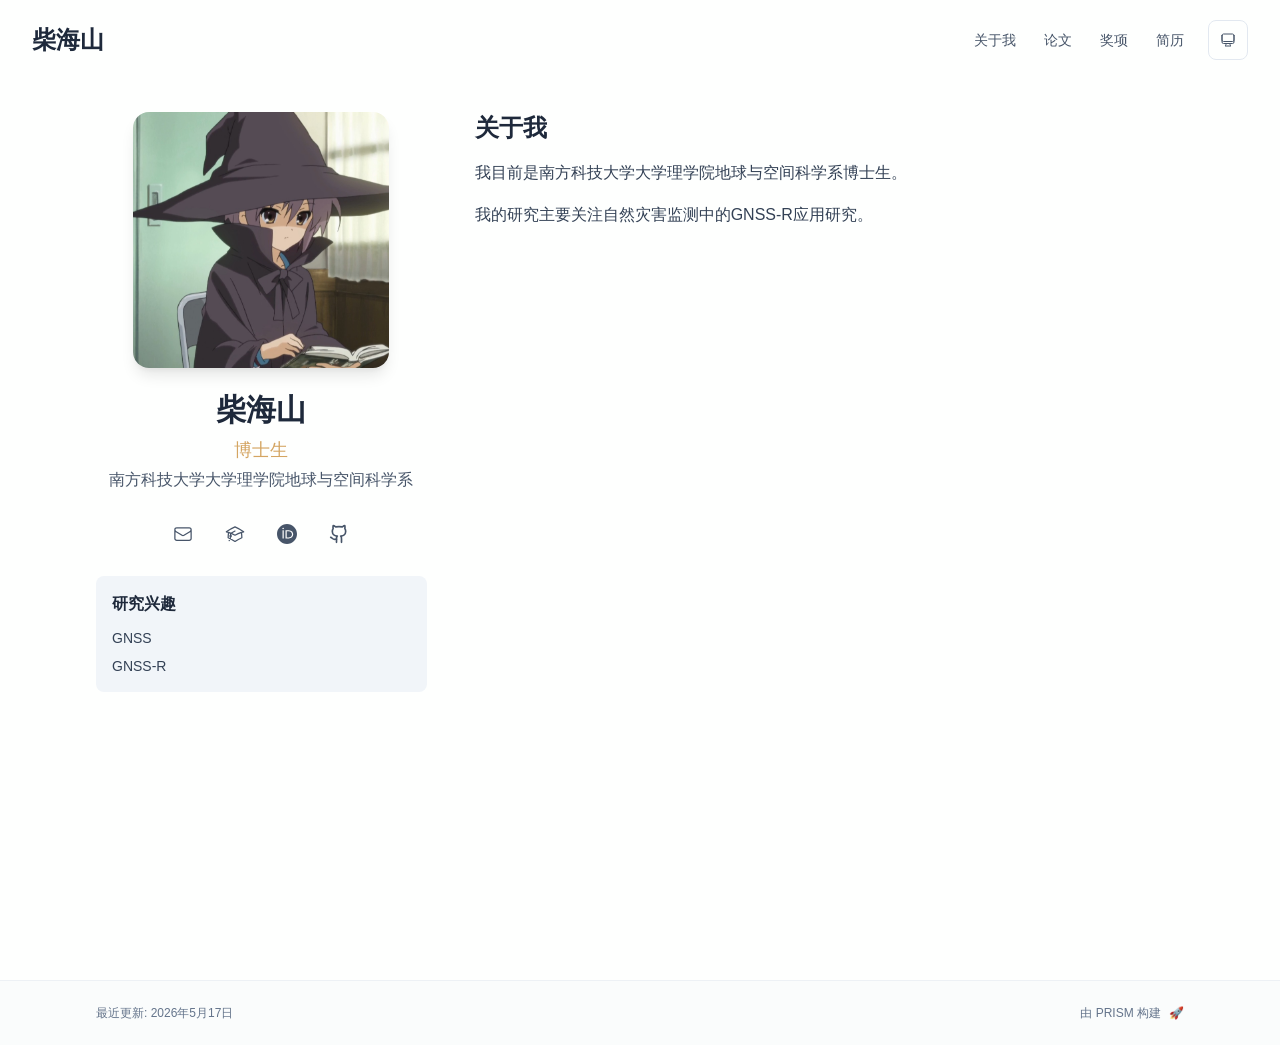
<file: index.html>
<!DOCTYPE html><html lang="zh" class="scroll-smooth"><head><meta charSet="utf-8"/><meta name="viewport" content="width=device-width, initial-scale=1"/><link rel="preload" as="image" href="/长门.jpg"/><link rel="stylesheet" href="/_next/static/css/f20830d74e8e9c0b.css" data-precedence="next"/><link rel="preload" as="script" fetchPriority="low" href="/_next/static/chunks/webpack-679b75d1c4c2027c.js"/><script src="/_next/static/chunks/4bd1b696-70b6d399998de86a.js" async=""></script><script src="/_next/static/chunks/684-5aaa8290a129f299.js" async=""></script><script src="/_next/static/chunks/main-app-625e696251109e75.js" async=""></script><script src="/_next/static/chunks/461-a9a5d7b05a71d978.js" async=""></script><script src="/_next/static/chunks/874-6cc630662f3664af.js" async=""></script><script src="/_next/static/chunks/291-e39730cc9327e39b.js" async=""></script><script src="/_next/static/chunks/app/layout-6dff53b7b53ae772.js" async=""></script><script src="/_next/static/chunks/178-595a94b9af1e67b5.js" async=""></script><script src="/_next/static/chunks/748-84df502d24ed20fb.js" async=""></script><script src="/_next/static/chunks/app/page-44052e8334d7c7f3.js" async=""></script><link rel="icon" href="/favicon.svg" type="image/svg+xml"/><link rel="dns-prefetch" href="https://jialeliu.com"/><link rel="preconnect" href="https://jialeliu.com" crossorigin=""/><link rel="preload" as="font" type="font/woff2" href="https://jialeliu.com/fonts/georgiab.woff2" crossorigin=""/><script>
              try {
                const theme = localStorage.getItem('theme-storage');
                const parsed = theme ? JSON.parse(theme) : null;
                const setting = parsed?.state?.theme || 'system';
                const prefersDark = typeof window !== 'undefined' && window.matchMedia && window.matchMedia('(prefers-color-scheme: dark)').matches;
                const effective = setting === 'dark' ? 'dark' : (setting === 'light' ? 'light' : (prefersDark ? 'dark' : 'light'));
                var root = document.documentElement;
                root.classList.add(effective);
                root.setAttribute('data-theme', effective);
              } catch (e) {
                var root = document.documentElement;
                root.classList.add('light');
                root.setAttribute('data-theme', 'light');
              }
            </script><script>
    try {
      const cfg = {"enabled":true,"locales":["zh","en"],"defaultLocale":"zh","mode":"fixed","fixedLocale":"zh","persist":true,"switcher":false,"labels":{"zh":"中文","en":"English"}};
      const storageKey = 'locale-storage';
      const normalize = (value) => typeof value === 'string' ? value.trim().replace('_', '-').toLowerCase() : '';
      const matchLocale = (candidate) => {
        const normalized = normalize(candidate);
        if (!normalized) return null;
        if (cfg.locales.includes(normalized)) return normalized;
        const language = normalized.split('-')[0];
        if (cfg.locales.includes(language)) return language;
        return null;
      };

      let resolved = null;

      if (!cfg.enabled) {
        resolved = cfg.defaultLocale;
      } else if (cfg.persist) {
        resolved = matchLocale(localStorage.getItem(storageKey));
      }

      if (!resolved) {
        if (cfg.mode === 'fixed') {
          resolved = cfg.fixedLocale;
        } else {
          resolved = matchLocale(navigator.language);
        }
      }

      if (!resolved) {
        resolved = cfg.defaultLocale;
      }

      const root = document.documentElement;
      root.lang = resolved;
      root.setAttribute('data-locale', resolved);

      if (cfg.persist) {
        localStorage.setItem(storageKey, resolved);
      }
    } catch (e) {
      const root = document.documentElement;
      root.lang = 'zh';
      root.setAttribute('data-locale', 'zh');
    }
  </script><title>Haishan Chai</title><meta name="description" content="PhD student at the Department of Earth and Space Sciences, Southern University of Science and Technology."/><meta name="author" content="Haishan Chai"/><meta name="keywords" content="Haishan Chai,PhD,Research,Southern University of Science and Technology"/><meta name="creator" content="Haishan Chai"/><meta name="publisher" content="Haishan Chai"/><meta property="og:title" content="Haishan Chai"/><meta property="og:description" content="PhD student at the Department of Earth and Space Sciences, Southern University of Science and Technology."/><meta property="og:site_name" content="Haishan Chai&#x27;s Academic Website"/><meta property="og:locale" content="zh_CN"/><meta property="og:type" content="website"/><meta name="twitter:card" content="summary"/><meta name="twitter:title" content="Haishan Chai"/><meta name="twitter:description" content="PhD student at the Department of Earth and Space Sciences, Southern University of Science and Technology."/><link rel="icon" href="/favicon.svg"/><script>document.querySelectorAll('body link[rel="icon"], body link[rel="apple-touch-icon"]').forEach(el => document.head.appendChild(el))</script><script src="/_next/static/chunks/polyfills-42372ed130431b0a.js" noModule=""></script></head><body class="font-sans antialiased"><div style="visibility:hidden"><nav class="fixed top-0 left-0 right-0 z-50" data-headlessui-state=""><div class="transition-all duration-300 ease-out bg-transparent" style="transform:translateY(-100px)"><div class="max-w-7xl mx-auto px-4 sm:px-6 lg:px-8"><div class="flex justify-between items-center h-16 lg:h-20"><div class="flex-shrink-0" tabindex="0"><a class="text-xl lg:text-2xl font-serif font-semibold text-primary hover:text-accent transition-colors duration-200" href="/">Haishan Chai</a></div><div class="hidden lg:block"><div class="ml-10 flex items-center space-x-3"><div class="relative flex items-baseline space-x-1"><a data-nav-href="/" class="relative px-3 py-2 text-sm font-medium rounded-lg transition-colors duration-150 text-primary" href="/">About</a><a data-nav-href="/publications" class="relative px-3 py-2 text-sm font-medium rounded-lg transition-colors duration-150 text-neutral-600" href="/publications/">Publications</a><a data-nav-href="/teaching" class="relative px-3 py-2 text-sm font-medium rounded-lg transition-colors duration-150 text-neutral-600" href="/teaching/">Teaching</a><a data-nav-href="/awards" class="relative px-3 py-2 text-sm font-medium rounded-lg transition-colors duration-150 text-neutral-600" href="/awards/">Awards</a><a data-nav-href="/services" class="relative px-3 py-2 text-sm font-medium rounded-lg transition-colors duration-150 text-neutral-600" href="/services/">Services</a><a data-nav-href="/cv" class="relative px-3 py-2 text-sm font-medium rounded-lg transition-colors duration-150 text-neutral-600" href="/cv/">CV</a></div><div class="flex items-center justify-center w-10 h-10 rounded-lg border border-neutral-200 dark:border-[rgba(148,163,184,0.24)] bg-background dark:bg-neutral-800"><div class="w-4 h-4 rounded-full bg-neutral-300 animate-pulse"></div></div></div></div><div class="lg:hidden flex items-center space-x-2"><div class="flex items-center justify-center w-10 h-10 rounded-lg border border-neutral-200 dark:border-[rgba(148,163,184,0.24)] bg-background dark:bg-neutral-800"><div class="w-4 h-4 rounded-full bg-neutral-300 animate-pulse"></div></div><button class="inline-flex items-center justify-center p-2 rounded-md text-neutral-600 hover:text-primary hover:bg-neutral-100 dark:hover:bg-neutral-800 focus:outline-none focus:ring-2 focus:ring-inset focus:ring-accent transition-colors duration-200" id="headlessui-disclosure-button-«R7pdb»" type="button" aria-expanded="false" data-headlessui-state=""><span class="sr-only">Open main menu</span><div><svg xmlns="http://www.w3.org/2000/svg" fill="none" viewBox="0 0 24 24" stroke-width="1.5" stroke="currentColor" aria-hidden="true" data-slot="icon" class="block h-6 w-6"><path stroke-linecap="round" stroke-linejoin="round" d="M3.75 6.75h16.5M3.75 12h16.5m-16.5 5.25h16.5"></path></svg></div></button></div></div></div></div></nav><main class="min-h-screen pt-16 lg:pt-20"><div class="max-w-6xl mx-auto px-4 sm:px-6 lg:px-8 py-8 bg-background min-h-screen"><div class="grid grid-cols-1 lg:grid-cols-3 gap-12"><div class="lg:col-span-1"><div class="sticky top-8" style="opacity:0;transform:translateY(20px)"><div class="w-64 h-64 mx-auto mb-6 rounded-2xl overflow-hidden shadow-lg hover:shadow-xl transition-all duration-200 hover:scale-105"><img alt="Haishan Chai" width="256" height="256" decoding="async" data-nimg="1" class="w-full h-full object-cover object-[32%_center]" style="color:transparent" src="/长门.jpg"/></div><div class="text-center mb-6"><h1 class="text-3xl font-serif font-bold text-primary mb-2">Haishan Chai</h1><p class="text-lg text-accent font-medium mb-1">PhD Student</p><p class="text-neutral-600 mb-2">Southern University of Science and Technology</p></div><div class="flex flex-wrap justify-center gap-3 sm:gap-4 mb-6 relative px-2"><div class="relative"><button class="p-2 sm:p-2 transition-colors duration-200 text-neutral-600 dark:text-neutral-400 hover:text-accent" aria-label="Email"><svg xmlns="http://www.w3.org/2000/svg" fill="none" viewBox="0 0 24 24" stroke-width="1.5" stroke="currentColor" aria-hidden="true" data-slot="icon" class="h-5 w-5"><path stroke-linecap="round" stroke-linejoin="round" d="M21.75 6.75v10.5a2.25 2.25 0 0 1-2.25 2.25h-15a2.25 2.25 0 0 1-2.25-2.25V6.75m19.5 0A2.25 2.25 0 0 0 19.5 4.5h-15a2.25 2.25 0 0 0-2.25 2.25m19.5 0v.243a2.25 2.25 0 0 1-1.07 1.916l-7.5 4.615a2.25 2.25 0 0 1-2.36 0L3.32 8.91a2.25 2.25 0 0 1-1.07-1.916V6.75"></path></svg></button></div><a href="https://scholar.google.com" target="_blank" rel="noopener noreferrer" class="p-2 sm:p-2 text-neutral-600 dark:text-neutral-400 hover:text-accent transition-colors duration-200" aria-label="Google Scholar"><svg xmlns="http://www.w3.org/2000/svg" fill="none" viewBox="0 0 24 24" stroke-width="1.5" stroke="currentColor" aria-hidden="true" data-slot="icon" class="h-5 w-5"><path stroke-linecap="round" stroke-linejoin="round" d="M4.26 10.147a60.438 60.438 0 0 0-.491 6.347A48.62 48.62 0 0 1 12 20.904a48.62 48.62 0 0 1 8.232-4.41 60.46 60.46 0 0 0-.491-6.347m-15.482 0a50.636 50.636 0 0 0-2.658-.813A59.906 59.906 0 0 1 12 3.493a59.903 59.903 0 0 1 10.399 5.84c-.896.248-1.783.52-2.658.814m-15.482 0A50.717 50.717 0 0 1 12 13.489a50.702 50.702 0 0 1 7.74-3.342M6.75 15a.75.75 0 1 0 0-1.5.75.75 0 0 0 0 1.5Zm0 0v-3.675A55.378 55.378 0 0 1 12 8.443m-7.007 11.55A5.981 5.981 0 0 0 6.75 15.75v-1.5"></path></svg></a><a href="https://orcid.org/0000-0001-6319-2335" target="_blank" rel="noopener noreferrer" class="p-2 sm:p-2 text-neutral-600 dark:text-neutral-400 hover:text-accent transition-colors duration-200" aria-label="ORCID"><svg viewBox="0 0 24 24" fill="currentColor" class="h-5 w-5" xmlns="http://www.w3.org/2000/svg"><path d="M12 0C5.372 0 0 5.372 0 12s5.372 12 12 12 12-5.372 12-12S18.628 0 12 0zM7.369 4.378c.525 0 .947.431.947.947s-.422.947-.947.947a.95.95 0 0 1-.947-.947c0-.525.422-.947.947-.947zm-.722 3.038h1.444v10.041H6.647V7.416zm3.562 0h3.9c3.712 0 5.344 2.653 5.344 5.025 0 2.578-2.016 5.025-5.325 5.025h-3.919V7.416zm1.444 1.303v7.444h2.297c3.272 0 4.022-2.484 4.022-3.722 0-2.016-1.284-3.722-4.097-3.722h-2.222z"></path></svg></a><a href="https://github.com/modchs" target="_blank" rel="noopener noreferrer" class="p-2 sm:p-2 text-neutral-600 dark:text-neutral-400 hover:text-accent transition-colors duration-200" aria-label="GitHub"><svg xmlns="http://www.w3.org/2000/svg" width="24" height="24" viewBox="0 0 24 24" fill="none" stroke="currentColor" stroke-width="2" stroke-linecap="round" stroke-linejoin="round" class="lucide lucide-github h-5 w-5" aria-hidden="true"><path d="M15 22v-4a4.8 4.8 0 0 0-1-3.5c3 0 6-2 6-5.5.08-1.25-.27-2.48-1-3.5.28-1.15.28-2.35 0-3.5 0 0-1 0-3 1.5-2.64-.5-5.36-.5-8 0C6 2 5 2 5 2c-.3 1.15-.3 2.35 0 3.5A5.403 5.403 0 0 0 4 9c0 3.5 3 5.5 6 5.5-.39.49-.68 1.05-.85 1.65-.17.6-.22 1.23-.15 1.85v4"></path><path d="M9 18c-4.51 2-5-2-7-2"></path></svg></a></div><div class="bg-neutral-100 dark:bg-neutral-800 rounded-lg p-4 mb-6 hover:shadow-lg transition-all duration-200 hover:scale-[1.02]"><h3 class="font-semibold text-primary mb-3">Research Interests</h3><div class="space-y-2 text-sm text-neutral-700 dark:text-neutral-500"><div>GNSS</div><div>GNSS-R</div></div></div></div></div><div class="lg:col-span-2 space-y-8"><section id="about" class="scroll-mt-24 space-y-8"><section style="opacity:0;transform:translateY(20px)"><h2 class="text-2xl font-serif font-bold text-primary mb-4">About</h2><div class="text-neutral-700 dark:text-neutral-600 leading-relaxed"><p class="mb-4 last:mb-0">I am a PhD student at the Department of Earth and Space Sciences, Southern University of Science and Technology, advised by <a href="https://example.com" node="[object Object]" target="_blank" rel="noopener noreferrer" class="text-accent font-medium transition-all duration-200 rounded hover:bg-accent/10 hover:shadow-sm">Prof. Kejie Chen</a> .</p>
<p class="mb-4 last:mb-0">My current research focuses on GNSS-R and its applications in natural hazard monitoring.</p></div></section><section style="opacity:0;transform:translateY(20px)"><div class="flex items-center justify-between mb-4"><h2 class="text-2xl font-serif font-bold text-primary">Selected Publications</h2><a class="text-accent hover:text-accent-dark text-sm font-medium transition-all duration-200 rounded hover:bg-accent/10 hover:shadow-sm" href="/publications/">View All<!-- --> →</a></div><div class="space-y-4"></div></section><section style="opacity:0;transform:translateY(20px)"><h2 class="text-2xl font-serif font-bold text-primary mb-4">News</h2><div class="space-y-3"><div class="flex items-start space-x-3"><span class="text-xs text-neutral-500 mt-1 w-16 flex-shrink-0">2025-11</span><p class="text-sm text-neutral-700">Our work has been accepted by a prestigious journal 🎉</p></div><div class="flex items-start space-x-3"><span class="text-xs text-neutral-500 mt-1 w-16 flex-shrink-0">2025-09</span><p class="text-sm text-neutral-700">Starting my PhD at the University of Example</p></div></div></section></section></div></div></div><!--$--><!--/$--><!--$--><!--/$--></main><footer class="border-t border-neutral-200/50 bg-neutral-50/50 dark:bg-neutral-900/50 dark:border-neutral-700/50"><div class="max-w-6xl mx-auto px-4 sm:px-6 lg:px-8 py-6"><div class="flex flex-col sm:flex-row justify-between items-center gap-2"><p class="text-xs text-neutral-500">Last updated<!-- -->: <!-- -->November 18, 2025</p><p class="text-xs text-neutral-500 flex items-center"><a href="https://github.com/xyjoey/PRISM" target="_blank" rel="noopener noreferrer">Built with PRISM</a><span class="ml-2">🚀</span></p></div></div></footer></div><script src="/_next/static/chunks/webpack-679b75d1c4c2027c.js" async=""></script><script>(self.__next_f=self.__next_f||[]).push([0])</script><script>self.__next_f.push([1,"1:\"$Sreact.fragment\"\n3:I[3719,[\"461\",\"static/chunks/461-a9a5d7b05a71d978.js\",\"874\",\"static/chunks/874-6cc630662f3664af.js\",\"291\",\"static/chunks/291-e39730cc9327e39b.js\",\"177\",\"static/chunks/app/layout-6dff53b7b53ae772.js\"],\"ThemeProvider\"]\n4:I[310,[\"461\",\"static/chunks/461-a9a5d7b05a71d978.js\",\"874\",\"static/chunks/874-6cc630662f3664af.js\",\"291\",\"static/chunks/291-e39730cc9327e39b.js\",\"177\",\"static/chunks/app/layout-6dff53b7b53ae772.js\"],\"LocaleProvider\"]\n5:I[4574,[\"461\",\"static/chunks/461-a9a5d7b05a71d978.js\",\"874\",\"static/chunks/874-6cc630662f3664af.js\",\"291\",\"static/chunks/291-e39730cc9327e39b.js\",\"177\",\"static/chunks/app/layout-6dff53b7b53ae772.js\"],\"default\"]\n6:I[7555,[],\"\"]\n7:I[1295,[],\"\"]\n8:I[2548,[\"461\",\"static/chunks/461-a9a5d7b05a71d978.js\",\"874\",\"static/chunks/874-6cc630662f3664af.js\",\"291\",\"static/chunks/291-e39730cc9327e39b.js\",\"177\",\"static/chunks/app/layout-6dff53b7b53ae772.js\"],\"default\"]\n9:I[8157,[\"461\",\"static/chunks/461-a9a5d7b05a71d978.js\",\"178\",\"static/chunks/178-595a94b9af1e67b5.js\",\"874\",\"static/chunks/874-6cc630662f3664af.js\",\"748\",\"static/chunks/748-84df502d24ed20fb.js\",\"974\",\"static/chunks/app/page-44052e8334d7c7f3.js\"],\"default\"]\na:I[9665,[],\"MetadataBoundary\"]\nc:I[9665,[],\"OutletBoundary\"]\nf:I[4911,[],\"AsyncMetadataOutlet\"]\n11:I[9665,[],\"ViewportBoundary\"]\n13:I[6614,[],\"\"]\n:HL[\"/_next/static/css/f20830d74e8e9c0b.css\",\"style\"]\n2:T5d9,\n    try {\n      const cfg = {\"enabled\":true,\"locales\":[\"zh\",\"en\"],\"defaultLocale\":\"zh\",\"mode\":\"fixed\",\"fixedLocale\":\"zh\",\"persist\":true,\"switcher\":false,\"labels\":{\"zh\":\"中文\",\"en\":\"English\"}};\n      const storageKey = 'locale-storage';\n      const normalize = (value) =\u003e typeof value === 'string' ? value.trim().replace('_', '-').toLowerCase() : '';\n      const matchLocale = (candidate) =\u003e {\n        const normalized = normalize(candidate);\n        if (!normalized) return null;\n        if (cfg.locales.includes(normalized)) return normalized;\n        const language = normalized.split('-')[0];\n        if (cfg.locales.includes(language)) return language;\n      "])</script><script>self.__next_f.push([1,"  return null;\n      };\n\n      let resolved = null;\n\n      if (!cfg.enabled) {\n        resolved = cfg.defaultLocale;\n      } else if (cfg.persist) {\n        resolved = matchLocale(localStorage.getItem(storageKey));\n      }\n\n      if (!resolved) {\n        if (cfg.mode === 'fixed') {\n          resolved = cfg.fixedLocale;\n        } else {\n          resolved = matchLocale(navigator.language);\n        }\n      }\n\n      if (!resolved) {\n        resolved = cfg.defaultLocale;\n      }\n\n      const root = document.documentElement;\n      root.lang = resolved;\n      root.setAttribute('data-locale', resolved);\n\n      if (cfg.persist) {\n        localStorage.setItem(storageKey, resolved);\n      }\n    } catch (e) {\n      const root = document.documentElement;\n      root.lang = 'zh';\n      root.setAttribute('data-locale', 'zh');\n    }\n  "])</script><script>self.__next_f.push([1,"0:{\"P\":null,\"b\":\"k2-D_tWzPw0Fo2FEbgK9Y\",\"p\":\"\",\"c\":[\"\",\"\"],\"i\":false,\"f\":[[[\"\",{\"children\":[\"__PAGE__\",{}]},\"$undefined\",\"$undefined\",true],[\"\",[\"$\",\"$1\",\"c\",{\"children\":[[[\"$\",\"link\",\"0\",{\"rel\":\"stylesheet\",\"href\":\"/_next/static/css/f20830d74e8e9c0b.css\",\"precedence\":\"next\",\"crossOrigin\":\"$undefined\",\"nonce\":\"$undefined\"}]],[\"$\",\"html\",null,{\"lang\":\"zh\",\"className\":\"scroll-smooth\",\"suppressHydrationWarning\":true,\"children\":[[\"$\",\"head\",null,{\"children\":[[\"$\",\"link\",null,{\"rel\":\"icon\",\"href\":\"/favicon.svg\",\"type\":\"image/svg+xml\"}],[\"$\",\"link\",null,{\"rel\":\"dns-prefetch\",\"href\":\"https://jialeliu.com\"}],[\"$\",\"link\",null,{\"rel\":\"preconnect\",\"href\":\"https://jialeliu.com\",\"crossOrigin\":\"\"}],[\"$\",\"link\",null,{\"rel\":\"preload\",\"as\":\"font\",\"type\":\"font/woff2\",\"href\":\"https://jialeliu.com/fonts/georgiab.woff2\",\"crossOrigin\":\"\"}],[\"$\",\"script\",null,{\"dangerouslySetInnerHTML\":{\"__html\":\"\\n              try {\\n                const theme = localStorage.getItem('theme-storage');\\n                const parsed = theme ? JSON.parse(theme) : null;\\n                const setting = parsed?.state?.theme || 'system';\\n                const prefersDark = typeof window !== 'undefined' \u0026\u0026 window.matchMedia \u0026\u0026 window.matchMedia('(prefers-color-scheme: dark)').matches;\\n                const effective = setting === 'dark' ? 'dark' : (setting === 'light' ? 'light' : (prefersDark ? 'dark' : 'light'));\\n                var root = document.documentElement;\\n                root.classList.add(effective);\\n                root.setAttribute('data-theme', effective);\\n              } catch (e) {\\n                var root = document.documentElement;\\n                root.classList.add('light');\\n                root.setAttribute('data-theme', 'light');\\n              }\\n            \"}}],[\"$\",\"script\",null,{\"dangerouslySetInnerHTML\":{\"__html\":\"$2\"}}]]}],[\"$\",\"body\",null,{\"className\":\"font-sans antialiased\",\"children\":[\"$\",\"$L3\",null,{\"children\":[\"$\",\"$L4\",null,{\"config\":{\"enabled\":true,\"locales\":[\"zh\",\"en\"],\"defaultLocale\":\"zh\",\"mode\":\"fixed\",\"fixedLocale\":\"zh\",\"persist\":true,\"switcher\":false,\"labels\":{\"zh\":\"中文\",\"en\":\"English\"}},\"children\":[[\"$\",\"$L5\",null,{\"items\":[{\"title\":\"About\",\"type\":\"page\",\"target\":\"about\",\"href\":\"/\"},{\"title\":\"Publications\",\"type\":\"page\",\"target\":\"publications\",\"href\":\"/publications\"},{\"title\":\"Teaching\",\"type\":\"page\",\"target\":\"teaching\",\"href\":\"/teaching\"},{\"title\":\"Awards\",\"type\":\"page\",\"target\":\"awards\",\"href\":\"/awards\"},{\"title\":\"Services\",\"type\":\"page\",\"target\":\"services\",\"href\":\"/services\"},{\"title\":\"CV\",\"type\":\"page\",\"target\":\"cv\",\"href\":\"/cv\"}],\"siteTitle\":\"Haishan Chai\",\"enableOnePageMode\":false,\"i18n\":\"$0:f:0:1:1:props:children:1:props:children:1:props:children:props:children:props:config\",\"itemsByLocale\":{\"zh\":[{\"title\":\"关于我\",\"type\":\"page\",\"target\":\"about\",\"href\":\"/\"},{\"title\":\"论文\",\"type\":\"page\",\"target\":\"publications\",\"href\":\"/publications\"},{\"title\":\"奖项\",\"type\":\"page\",\"target\":\"awards\",\"href\":\"/awards\"},{\"title\":\"简历\",\"type\":\"page\",\"target\":\"cv\",\"href\":\"/cv\"}],\"en\":[{\"title\":\"About\",\"type\":\"page\",\"target\":\"about\",\"href\":\"/\"},{\"title\":\"Publications\",\"type\":\"page\",\"target\":\"publications\",\"href\":\"/publications\"},{\"title\":\"Teaching\",\"type\":\"page\",\"target\":\"teaching\",\"href\":\"/teaching\"},{\"title\":\"Awards\",\"type\":\"page\",\"target\":\"awards\",\"href\":\"/awards\"},{\"title\":\"Services\",\"type\":\"page\",\"target\":\"services\",\"href\":\"/services\"},{\"title\":\"CV\",\"type\":\"page\",\"target\":\"cv\",\"href\":\"/cv\"}]},\"siteTitleByLocale\":{\"zh\":\"柴海山\",\"en\":\"Haishan Chai\"}}],[\"$\",\"main\",null,{\"className\":\"min-h-screen pt-16 lg:pt-20\",\"children\":[\"$\",\"$L6\",null,{\"parallelRouterKey\":\"children\",\"error\":\"$undefined\",\"errorStyles\":\"$undefined\",\"errorScripts\":\"$undefined\",\"template\":[\"$\",\"$L7\",null,{}],\"templateStyles\":\"$undefined\",\"templateScripts\":\"$undefined\",\"notFound\":[[[\"$\",\"title\",null,{\"children\":\"404: This page could not be found.\"}],[\"$\",\"div\",null,{\"style\":{\"fontFamily\":\"system-ui,\\\"Segoe UI\\\",Roboto,Helvetica,Arial,sans-serif,\\\"Apple Color Emoji\\\",\\\"Segoe UI Emoji\\\"\",\"height\":\"100vh\",\"textAlign\":\"center\",\"display\":\"flex\",\"flexDirection\":\"column\",\"alignItems\":\"center\",\"justifyContent\":\"center\"},\"children\":[\"$\",\"div\",null,{\"children\":[[\"$\",\"style\",null,{\"dangerouslySetInnerHTML\":{\"__html\":\"body{color:#000;background:#fff;margin:0}.next-error-h1{border-right:1px solid rgba(0,0,0,.3)}@media (prefers-color-scheme:dark){body{color:#fff;background:#000}.next-error-h1{border-right:1px solid rgba(255,255,255,.3)}}\"}}],[\"$\",\"h1\",null,{\"className\":\"next-error-h1\",\"style\":{\"display\":\"inline-block\",\"margin\":\"0 20px 0 0\",\"padding\":\"0 23px 0 0\",\"fontSize\":24,\"fontWeight\":500,\"verticalAlign\":\"top\",\"lineHeight\":\"49px\"},\"children\":404}],[\"$\",\"div\",null,{\"style\":{\"display\":\"inline-block\"},\"children\":[\"$\",\"h2\",null,{\"style\":{\"fontSize\":14,\"fontWeight\":400,\"lineHeight\":\"49px\",\"margin\":0},\"children\":\"This page could not be found.\"}]}]]}]}]],[]],\"forbidden\":\"$undefined\",\"unauthorized\":\"$undefined\"}]}],[\"$\",\"$L8\",null,{\"lastUpdated\":\"November 18, 2025\",\"lastUpdatedByLocale\":{\"zh\":\"2026年5月17日\",\"en\":\"November 18, 2025\"},\"defaultLocale\":\"zh\"}]]}]}]}]]}]]}],{\"children\":[\"__PAGE__\",[\"$\",\"$1\",\"c\",{\"children\":[[\"$\",\"$L9\",null,{\"dataByLocale\":{\"zh\":{\"author\":{\"name\":\"柴海山\",\"title\":\"博士生\",\"institution\":\"南方科技大学大学理学院地球与空间科学系\",\"avatar\":\"/长门.jpg\"},\"social\":{\"email\":\"chaihs2022@mail.sustech.edu.cn\",\"location\":\"城市，国家\",\"location_url\":\"https://maps.google.com\",\"location_details\":[\"理科楼 123 室，\",\"大学路，城市，国家\"],\"google_scholar\":\"https://scholar.google.com\",\"orcid\":\"https://orcid.org/0000-0001-6319-2335\",\"github\":\"https://github.com/modchs\"},\"features\":{\"enable_likes\":true,\"enable_one_page_mode\":false},\"enableOnePageMode\":false,\"researchInterests\":[\"GNSS\",\"GNSS-R\"],\"pagesToShow\":[{\"type\":\"about\",\"id\":\"about\",\"sections\":[{\"id\":\"about\",\"type\":\"markdown\",\"source\":\"bio.md\",\"title\":\"\",\"content\":\"我目前是南方科技大学大学理学院地球与空间科学系博士生。\\n\\n\\n我的研究主要关注自然灾害监测中的GNSS-R应用研究。\\n\"}]}]},\"en\":{\"author\":{\"name\":\"Haishan Chai\",\"title\":\"PhD Student\",\"institution\":\"Southern University of Science and Technology\",\"avatar\":\"/长门.jpg\"},\"social\":{\"email\":\"chaihs2022@mail.sustech.edu.cn\",\"location\":\"Shenzhen, China\",\"location_url\":\"https://maps.google.com\",\"location_details\":[\"University Avenue, City, Country\"],\"google_scholar\":\"https://scholar.google.com\",\"orcid\":\"https://orcid.org/0000-0001-6319-2335\",\"github\":\"https://github.com/modchs\"},\"features\":{\"enable_likes\":true,\"enable_one_page_mode\":false},\"enableOnePageMode\":false,\"researchInterests\":[\"GNSS\",\"GNSS-R\"],\"pagesToShow\":[{\"type\":\"about\",\"id\":\"about\",\"sections\":[{\"id\":\"about\",\"type\":\"markdown\",\"source\":\"bio.md\",\"title\":\"About\",\"content\":\"I am a PhD student at the Department of Earth and Space Sciences, Southern University of Science and Technology, advised by [Prof. Kejie Chen](https://example.com) .\\n\\nMy current research focuses on GNSS-R and its applications in natural hazard monitoring.\\n\\n\"},{\"id\":\"featured_publications\",\"type\":\"publications\",\"title\":\"Selected Publications\",\"filter\":\"selected\",\"limit\":5,\"publications\":[]},{\"id\":\"news\",\"type\":\"list\",\"title\":\"News\",\"source\":\"news.toml\",\"items\":[{\"date\":\"2025-11\",\"content\":\"Our work has been accepted by a prestigious journal 🎉\"},{\"date\":\"2025-09\",\"content\":\"Starting my PhD at the University of Example\"}]}]}]}},\"defaultLocale\":\"zh\"}],[\"$\",\"$La\",null,{\"children\":\"$Lb\"}],null,[\"$\",\"$Lc\",null,{\"children\":[\"$Ld\",\"$Le\",[\"$\",\"$Lf\",null,{\"promise\":\"$@10\"}]]}]]}],{},null,false]},null,false],[\"$\",\"$1\",\"h\",{\"children\":[null,[\"$\",\"$1\",\"cbqJsouNWtjMnMEyBLZks\",{\"children\":[[\"$\",\"$L11\",null,{\"children\":\"$L12\"}],null]}],null]}],false]],\"m\":\"$undefined\",\"G\":[\"$13\",\"$undefined\"],\"s\":false,\"S\":true}\n"])</script><script>self.__next_f.push([1,"14:\"$Sreact.suspense\"\n15:I[4911,[],\"AsyncMetadata\"]\nb:[\"$\",\"$14\",null,{\"fallback\":null,\"children\":[\"$\",\"$L15\",null,{\"promise\":\"$@16\"}]}]\n"])</script><script>self.__next_f.push([1,"e:null\n"])</script><script>self.__next_f.push([1,"12:[[\"$\",\"meta\",\"0\",{\"charSet\":\"utf-8\"}],[\"$\",\"meta\",\"1\",{\"name\":\"viewport\",\"content\":\"width=device-width, initial-scale=1\"}]]\nd:null\n"])</script><script>self.__next_f.push([1,"16:{\"metadata\":[[\"$\",\"title\",\"0\",{\"children\":\"Haishan Chai\"}],[\"$\",\"meta\",\"1\",{\"name\":\"description\",\"content\":\"PhD student at the Department of Earth and Space Sciences, Southern University of Science and Technology.\"}],[\"$\",\"meta\",\"2\",{\"name\":\"author\",\"content\":\"Haishan Chai\"}],[\"$\",\"meta\",\"3\",{\"name\":\"keywords\",\"content\":\"Haishan Chai,PhD,Research,Southern University of Science and Technology\"}],[\"$\",\"meta\",\"4\",{\"name\":\"creator\",\"content\":\"Haishan Chai\"}],[\"$\",\"meta\",\"5\",{\"name\":\"publisher\",\"content\":\"Haishan Chai\"}],[\"$\",\"meta\",\"6\",{\"property\":\"og:title\",\"content\":\"Haishan Chai\"}],[\"$\",\"meta\",\"7\",{\"property\":\"og:description\",\"content\":\"PhD student at the Department of Earth and Space Sciences, Southern University of Science and Technology.\"}],[\"$\",\"meta\",\"8\",{\"property\":\"og:site_name\",\"content\":\"Haishan Chai's Academic Website\"}],[\"$\",\"meta\",\"9\",{\"property\":\"og:locale\",\"content\":\"zh_CN\"}],[\"$\",\"meta\",\"10\",{\"property\":\"og:type\",\"content\":\"website\"}],[\"$\",\"meta\",\"11\",{\"name\":\"twitter:card\",\"content\":\"summary\"}],[\"$\",\"meta\",\"12\",{\"name\":\"twitter:title\",\"content\":\"Haishan Chai\"}],[\"$\",\"meta\",\"13\",{\"name\":\"twitter:description\",\"content\":\"PhD student at the Department of Earth and Space Sciences, Southern University of Science and Technology.\"}],[\"$\",\"link\",\"14\",{\"rel\":\"icon\",\"href\":\"/favicon.svg\"}]],\"error\":null,\"digest\":\"$undefined\"}\n10:{\"metadata\":\"$16:metadata\",\"error\":null,\"digest\":\"$undefined\"}\n"])</script></body></html>
</file>
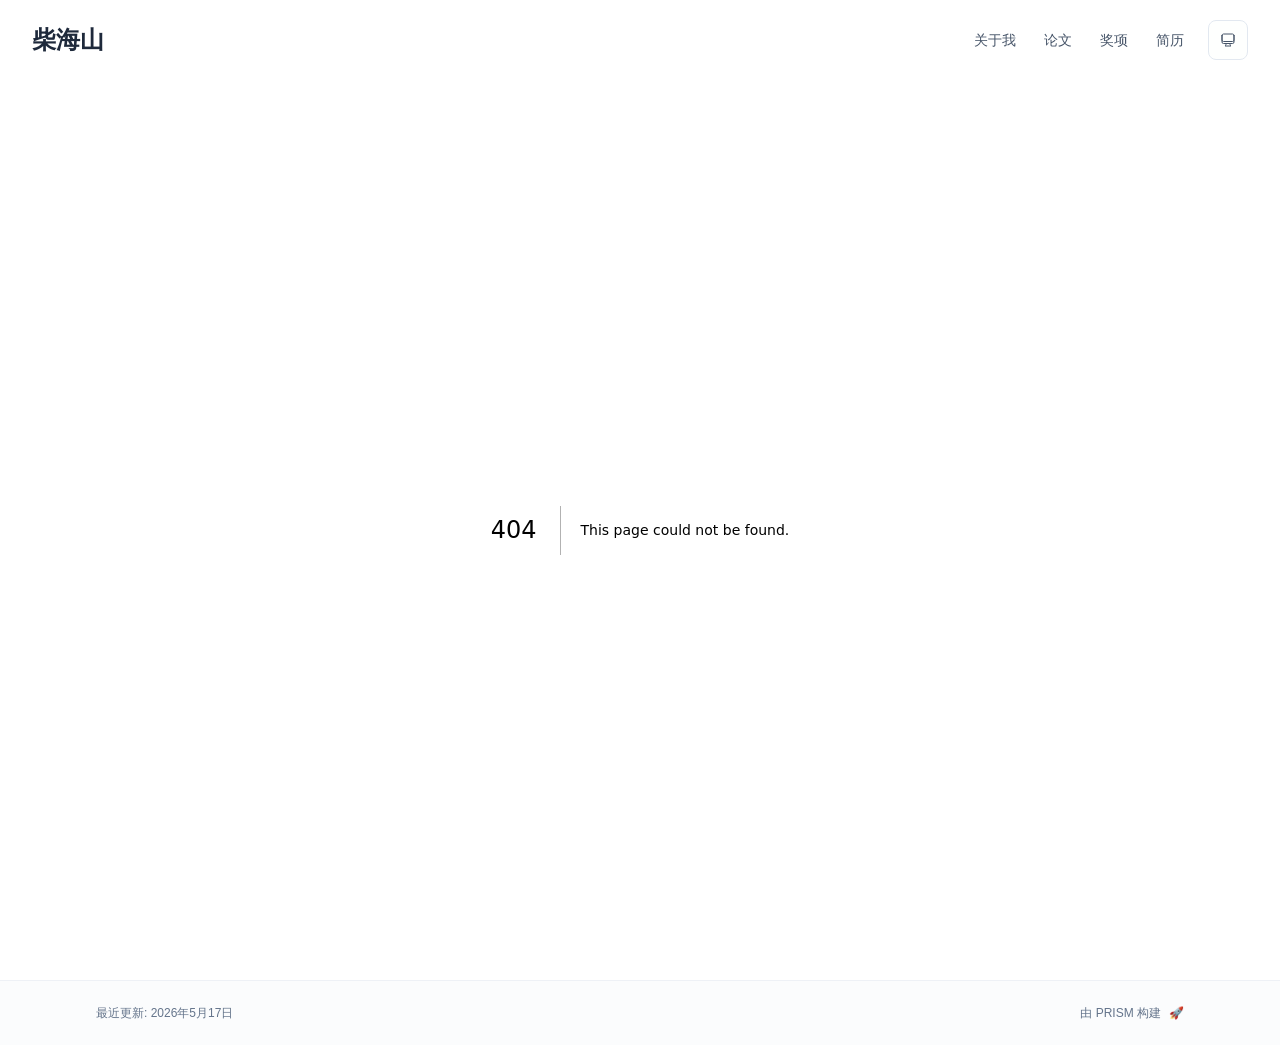
<file: 404/index.html>
<!DOCTYPE html><html lang="zh" class="scroll-smooth"><head><meta charSet="utf-8"/><meta name="viewport" content="width=device-width, initial-scale=1"/><link rel="stylesheet" href="/_next/static/css/f20830d74e8e9c0b.css" data-precedence="next"/><link rel="preload" as="script" fetchPriority="low" href="/_next/static/chunks/webpack-679b75d1c4c2027c.js"/><script src="/_next/static/chunks/4bd1b696-70b6d399998de86a.js" async=""></script><script src="/_next/static/chunks/684-5aaa8290a129f299.js" async=""></script><script src="/_next/static/chunks/main-app-625e696251109e75.js" async=""></script><script src="/_next/static/chunks/461-a9a5d7b05a71d978.js" async=""></script><script src="/_next/static/chunks/874-6cc630662f3664af.js" async=""></script><script src="/_next/static/chunks/291-e39730cc9327e39b.js" async=""></script><script src="/_next/static/chunks/app/layout-6dff53b7b53ae772.js" async=""></script><meta name="robots" content="noindex"/><title>404: This page could not be found.</title><link rel="icon" href="/favicon.svg" type="image/svg+xml"/><link rel="dns-prefetch" href="https://jialeliu.com"/><link rel="preconnect" href="https://jialeliu.com" crossorigin=""/><link rel="preload" as="font" type="font/woff2" href="https://jialeliu.com/fonts/georgiab.woff2" crossorigin=""/><script>
              try {
                const theme = localStorage.getItem('theme-storage');
                const parsed = theme ? JSON.parse(theme) : null;
                const setting = parsed?.state?.theme || 'system';
                const prefersDark = typeof window !== 'undefined' && window.matchMedia && window.matchMedia('(prefers-color-scheme: dark)').matches;
                const effective = setting === 'dark' ? 'dark' : (setting === 'light' ? 'light' : (prefersDark ? 'dark' : 'light'));
                var root = document.documentElement;
                root.classList.add(effective);
                root.setAttribute('data-theme', effective);
              } catch (e) {
                var root = document.documentElement;
                root.classList.add('light');
                root.setAttribute('data-theme', 'light');
              }
            </script><script>
    try {
      const cfg = {"enabled":true,"locales":["zh","en"],"defaultLocale":"zh","mode":"fixed","fixedLocale":"zh","persist":true,"switcher":false,"labels":{"zh":"中文","en":"English"}};
      const storageKey = 'locale-storage';
      const normalize = (value) => typeof value === 'string' ? value.trim().replace('_', '-').toLowerCase() : '';
      const matchLocale = (candidate) => {
        const normalized = normalize(candidate);
        if (!normalized) return null;
        if (cfg.locales.includes(normalized)) return normalized;
        const language = normalized.split('-')[0];
        if (cfg.locales.includes(language)) return language;
        return null;
      };

      let resolved = null;

      if (!cfg.enabled) {
        resolved = cfg.defaultLocale;
      } else if (cfg.persist) {
        resolved = matchLocale(localStorage.getItem(storageKey));
      }

      if (!resolved) {
        if (cfg.mode === 'fixed') {
          resolved = cfg.fixedLocale;
        } else {
          resolved = matchLocale(navigator.language);
        }
      }

      if (!resolved) {
        resolved = cfg.defaultLocale;
      }

      const root = document.documentElement;
      root.lang = resolved;
      root.setAttribute('data-locale', resolved);

      if (cfg.persist) {
        localStorage.setItem(storageKey, resolved);
      }
    } catch (e) {
      const root = document.documentElement;
      root.lang = 'zh';
      root.setAttribute('data-locale', 'zh');
    }
  </script><title>Haishan Chai</title><meta name="description" content="PhD student at the Department of Earth and Space Sciences, Southern University of Science and Technology."/><meta name="author" content="Haishan Chai"/><meta name="keywords" content="Haishan Chai,PhD,Research,Southern University of Science and Technology"/><meta name="creator" content="Haishan Chai"/><meta name="publisher" content="Haishan Chai"/><meta property="og:title" content="Haishan Chai"/><meta property="og:description" content="PhD student at the Department of Earth and Space Sciences, Southern University of Science and Technology."/><meta property="og:site_name" content="Haishan Chai&#x27;s Academic Website"/><meta property="og:locale" content="zh_CN"/><meta property="og:type" content="website"/><meta name="twitter:card" content="summary"/><meta name="twitter:title" content="Haishan Chai"/><meta name="twitter:description" content="PhD student at the Department of Earth and Space Sciences, Southern University of Science and Technology."/><link rel="icon" href="/favicon.svg"/><script>document.querySelectorAll('body link[rel="icon"], body link[rel="apple-touch-icon"]').forEach(el => document.head.appendChild(el))</script><script src="/_next/static/chunks/polyfills-42372ed130431b0a.js" noModule=""></script></head><body class="font-sans antialiased"><div style="visibility:hidden"><nav class="fixed top-0 left-0 right-0 z-50" data-headlessui-state=""><div class="transition-all duration-300 ease-out bg-transparent" style="transform:translateY(-100px)"><div class="max-w-7xl mx-auto px-4 sm:px-6 lg:px-8"><div class="flex justify-between items-center h-16 lg:h-20"><div class="flex-shrink-0" tabindex="0"><a class="text-xl lg:text-2xl font-serif font-semibold text-primary hover:text-accent transition-colors duration-200" href="/">Haishan Chai</a></div><div class="hidden lg:block"><div class="ml-10 flex items-center space-x-3"><div class="relative flex items-baseline space-x-1"><a data-nav-href="/" class="relative px-3 py-2 text-sm font-medium rounded-lg transition-colors duration-150 text-neutral-600" href="/">About</a><a data-nav-href="/publications" class="relative px-3 py-2 text-sm font-medium rounded-lg transition-colors duration-150 text-neutral-600" href="/publications/">Publications</a><a data-nav-href="/teaching" class="relative px-3 py-2 text-sm font-medium rounded-lg transition-colors duration-150 text-neutral-600" href="/teaching/">Teaching</a><a data-nav-href="/awards" class="relative px-3 py-2 text-sm font-medium rounded-lg transition-colors duration-150 text-neutral-600" href="/awards/">Awards</a><a data-nav-href="/services" class="relative px-3 py-2 text-sm font-medium rounded-lg transition-colors duration-150 text-neutral-600" href="/services/">Services</a><a data-nav-href="/cv" class="relative px-3 py-2 text-sm font-medium rounded-lg transition-colors duration-150 text-neutral-600" href="/cv/">CV</a></div><div class="flex items-center justify-center w-10 h-10 rounded-lg border border-neutral-200 dark:border-[rgba(148,163,184,0.24)] bg-background dark:bg-neutral-800"><div class="w-4 h-4 rounded-full bg-neutral-300 animate-pulse"></div></div></div></div><div class="lg:hidden flex items-center space-x-2"><div class="flex items-center justify-center w-10 h-10 rounded-lg border border-neutral-200 dark:border-[rgba(148,163,184,0.24)] bg-background dark:bg-neutral-800"><div class="w-4 h-4 rounded-full bg-neutral-300 animate-pulse"></div></div><button class="inline-flex items-center justify-center p-2 rounded-md text-neutral-600 hover:text-primary hover:bg-neutral-100 dark:hover:bg-neutral-800 focus:outline-none focus:ring-2 focus:ring-inset focus:ring-accent transition-colors duration-200" id="headlessui-disclosure-button-«R7pdb»" type="button" aria-expanded="false" data-headlessui-state=""><span class="sr-only">Open main menu</span><div><svg xmlns="http://www.w3.org/2000/svg" fill="none" viewBox="0 0 24 24" stroke-width="1.5" stroke="currentColor" aria-hidden="true" data-slot="icon" class="block h-6 w-6"><path stroke-linecap="round" stroke-linejoin="round" d="M3.75 6.75h16.5M3.75 12h16.5m-16.5 5.25h16.5"></path></svg></div></button></div></div></div></div></nav><main class="min-h-screen pt-16 lg:pt-20"><div style="font-family:system-ui,&quot;Segoe UI&quot;,Roboto,Helvetica,Arial,sans-serif,&quot;Apple Color Emoji&quot;,&quot;Segoe UI Emoji&quot;;height:100vh;text-align:center;display:flex;flex-direction:column;align-items:center;justify-content:center"><div><style>body{color:#000;background:#fff;margin:0}.next-error-h1{border-right:1px solid rgba(0,0,0,.3)}@media (prefers-color-scheme:dark){body{color:#fff;background:#000}.next-error-h1{border-right:1px solid rgba(255,255,255,.3)}}</style><h1 class="next-error-h1" style="display:inline-block;margin:0 20px 0 0;padding:0 23px 0 0;font-size:24px;font-weight:500;vertical-align:top;line-height:49px">404</h1><div style="display:inline-block"><h2 style="font-size:14px;font-weight:400;line-height:49px;margin:0">This page could not be found.</h2></div></div></div><!--$--><!--/$--><!--$--><!--/$--></main><footer class="border-t border-neutral-200/50 bg-neutral-50/50 dark:bg-neutral-900/50 dark:border-neutral-700/50"><div class="max-w-6xl mx-auto px-4 sm:px-6 lg:px-8 py-6"><div class="flex flex-col sm:flex-row justify-between items-center gap-2"><p class="text-xs text-neutral-500">Last updated<!-- -->: <!-- -->November 18, 2025</p><p class="text-xs text-neutral-500 flex items-center"><a href="https://github.com/xyjoey/PRISM" target="_blank" rel="noopener noreferrer">Built with PRISM</a><span class="ml-2">🚀</span></p></div></div></footer></div><script src="/_next/static/chunks/webpack-679b75d1c4c2027c.js" async=""></script><script>(self.__next_f=self.__next_f||[]).push([0])</script><script>self.__next_f.push([1,"1:\"$Sreact.fragment\"\n3:I[3719,[\"461\",\"static/chunks/461-a9a5d7b05a71d978.js\",\"874\",\"static/chunks/874-6cc630662f3664af.js\",\"291\",\"static/chunks/291-e39730cc9327e39b.js\",\"177\",\"static/chunks/app/layout-6dff53b7b53ae772.js\"],\"ThemeProvider\"]\n4:I[310,[\"461\",\"static/chunks/461-a9a5d7b05a71d978.js\",\"874\",\"static/chunks/874-6cc630662f3664af.js\",\"291\",\"static/chunks/291-e39730cc9327e39b.js\",\"177\",\"static/chunks/app/layout-6dff53b7b53ae772.js\"],\"LocaleProvider\"]\n5:I[4574,[\"461\",\"static/chunks/461-a9a5d7b05a71d978.js\",\"874\",\"static/chunks/874-6cc630662f3664af.js\",\"291\",\"static/chunks/291-e39730cc9327e39b.js\",\"177\",\"static/chunks/app/layout-6dff53b7b53ae772.js\"],\"default\"]\n6:I[7555,[],\"\"]\n7:I[1295,[],\"\"]\n8:I[2548,[\"461\",\"static/chunks/461-a9a5d7b05a71d978.js\",\"874\",\"static/chunks/874-6cc630662f3664af.js\",\"291\",\"static/chunks/291-e39730cc9327e39b.js\",\"177\",\"static/chunks/app/layout-6dff53b7b53ae772.js\"],\"default\"]\n9:I[9665,[],\"MetadataBoundary\"]\nb:I[9665,[],\"OutletBoundary\"]\ne:I[4911,[],\"AsyncMetadataOutlet\"]\n10:I[9665,[],\"ViewportBoundary\"]\n12:I[6614,[],\"\"]\n:HL[\"/_next/static/css/f20830d74e8e9c0b.css\",\"style\"]\n2:T5d9,\n    try {\n      const cfg = {\"enabled\":true,\"locales\":[\"zh\",\"en\"],\"defaultLocale\":\"zh\",\"mode\":\"fixed\",\"fixedLocale\":\"zh\",\"persist\":true,\"switcher\":false,\"labels\":{\"zh\":\"中文\",\"en\":\"English\"}};\n      const storageKey = 'locale-storage';\n      const normalize = (value) =\u003e typeof value === 'string' ? value.trim().replace('_', '-').toLowerCase() : '';\n      const matchLocale = (candidate) =\u003e {\n        const normalized = normalize(candidate);\n        if (!normalized) return null;\n        if (cfg.locales.includes(normalized)) return normalized;\n        const language = normalized.split('-')[0];\n        if (cfg.locales.includes(language)) return language;\n        return null;\n      };\n\n      let resolved = null;\n\n      if (!cfg.enabled) {\n        resolved = cfg.defaultLocale;\n      } else if (cfg.persist) {\n        resolved = matchLocale(localStorage.getItem(storageKey));\n      }\n\n      if (!resolved) {\n        if"])</script><script>self.__next_f.push([1," (cfg.mode === 'fixed') {\n          resolved = cfg.fixedLocale;\n        } else {\n          resolved = matchLocale(navigator.language);\n        }\n      }\n\n      if (!resolved) {\n        resolved = cfg.defaultLocale;\n      }\n\n      const root = document.documentElement;\n      root.lang = resolved;\n      root.setAttribute('data-locale', resolved);\n\n      if (cfg.persist) {\n        localStorage.setItem(storageKey, resolved);\n      }\n    } catch (e) {\n      const root = document.documentElement;\n      root.lang = 'zh';\n      root.setAttribute('data-locale', 'zh');\n    }\n  "])</script><script>self.__next_f.push([1,"0:{\"P\":null,\"b\":\"k2-D_tWzPw0Fo2FEbgK9Y\",\"p\":\"\",\"c\":[\"\",\"_not-found\",\"\"],\"i\":false,\"f\":[[[\"\",{\"children\":[\"/_not-found\",{\"children\":[\"__PAGE__\",{}]}]},\"$undefined\",\"$undefined\",true],[\"\",[\"$\",\"$1\",\"c\",{\"children\":[[[\"$\",\"link\",\"0\",{\"rel\":\"stylesheet\",\"href\":\"/_next/static/css/f20830d74e8e9c0b.css\",\"precedence\":\"next\",\"crossOrigin\":\"$undefined\",\"nonce\":\"$undefined\"}]],[\"$\",\"html\",null,{\"lang\":\"zh\",\"className\":\"scroll-smooth\",\"suppressHydrationWarning\":true,\"children\":[[\"$\",\"head\",null,{\"children\":[[\"$\",\"link\",null,{\"rel\":\"icon\",\"href\":\"/favicon.svg\",\"type\":\"image/svg+xml\"}],[\"$\",\"link\",null,{\"rel\":\"dns-prefetch\",\"href\":\"https://jialeliu.com\"}],[\"$\",\"link\",null,{\"rel\":\"preconnect\",\"href\":\"https://jialeliu.com\",\"crossOrigin\":\"\"}],[\"$\",\"link\",null,{\"rel\":\"preload\",\"as\":\"font\",\"type\":\"font/woff2\",\"href\":\"https://jialeliu.com/fonts/georgiab.woff2\",\"crossOrigin\":\"\"}],[\"$\",\"script\",null,{\"dangerouslySetInnerHTML\":{\"__html\":\"\\n              try {\\n                const theme = localStorage.getItem('theme-storage');\\n                const parsed = theme ? JSON.parse(theme) : null;\\n                const setting = parsed?.state?.theme || 'system';\\n                const prefersDark = typeof window !== 'undefined' \u0026\u0026 window.matchMedia \u0026\u0026 window.matchMedia('(prefers-color-scheme: dark)').matches;\\n                const effective = setting === 'dark' ? 'dark' : (setting === 'light' ? 'light' : (prefersDark ? 'dark' : 'light'));\\n                var root = document.documentElement;\\n                root.classList.add(effective);\\n                root.setAttribute('data-theme', effective);\\n              } catch (e) {\\n                var root = document.documentElement;\\n                root.classList.add('light');\\n                root.setAttribute('data-theme', 'light');\\n              }\\n            \"}}],[\"$\",\"script\",null,{\"dangerouslySetInnerHTML\":{\"__html\":\"$2\"}}]]}],[\"$\",\"body\",null,{\"className\":\"font-sans antialiased\",\"children\":[\"$\",\"$L3\",null,{\"children\":[\"$\",\"$L4\",null,{\"config\":{\"enabled\":true,\"locales\":[\"zh\",\"en\"],\"defaultLocale\":\"zh\",\"mode\":\"fixed\",\"fixedLocale\":\"zh\",\"persist\":true,\"switcher\":false,\"labels\":{\"zh\":\"中文\",\"en\":\"English\"}},\"children\":[[\"$\",\"$L5\",null,{\"items\":[{\"title\":\"About\",\"type\":\"page\",\"target\":\"about\",\"href\":\"/\"},{\"title\":\"Publications\",\"type\":\"page\",\"target\":\"publications\",\"href\":\"/publications\"},{\"title\":\"Teaching\",\"type\":\"page\",\"target\":\"teaching\",\"href\":\"/teaching\"},{\"title\":\"Awards\",\"type\":\"page\",\"target\":\"awards\",\"href\":\"/awards\"},{\"title\":\"Services\",\"type\":\"page\",\"target\":\"services\",\"href\":\"/services\"},{\"title\":\"CV\",\"type\":\"page\",\"target\":\"cv\",\"href\":\"/cv\"}],\"siteTitle\":\"Haishan Chai\",\"enableOnePageMode\":false,\"i18n\":\"$0:f:0:1:1:props:children:1:props:children:1:props:children:props:children:props:config\",\"itemsByLocale\":{\"zh\":[{\"title\":\"关于我\",\"type\":\"page\",\"target\":\"about\",\"href\":\"/\"},{\"title\":\"论文\",\"type\":\"page\",\"target\":\"publications\",\"href\":\"/publications\"},{\"title\":\"奖项\",\"type\":\"page\",\"target\":\"awards\",\"href\":\"/awards\"},{\"title\":\"简历\",\"type\":\"page\",\"target\":\"cv\",\"href\":\"/cv\"}],\"en\":[{\"title\":\"About\",\"type\":\"page\",\"target\":\"about\",\"href\":\"/\"},{\"title\":\"Publications\",\"type\":\"page\",\"target\":\"publications\",\"href\":\"/publications\"},{\"title\":\"Teaching\",\"type\":\"page\",\"target\":\"teaching\",\"href\":\"/teaching\"},{\"title\":\"Awards\",\"type\":\"page\",\"target\":\"awards\",\"href\":\"/awards\"},{\"title\":\"Services\",\"type\":\"page\",\"target\":\"services\",\"href\":\"/services\"},{\"title\":\"CV\",\"type\":\"page\",\"target\":\"cv\",\"href\":\"/cv\"}]},\"siteTitleByLocale\":{\"zh\":\"柴海山\",\"en\":\"Haishan Chai\"}}],[\"$\",\"main\",null,{\"className\":\"min-h-screen pt-16 lg:pt-20\",\"children\":[\"$\",\"$L6\",null,{\"parallelRouterKey\":\"children\",\"error\":\"$undefined\",\"errorStyles\":\"$undefined\",\"errorScripts\":\"$undefined\",\"template\":[\"$\",\"$L7\",null,{}],\"templateStyles\":\"$undefined\",\"templateScripts\":\"$undefined\",\"notFound\":[[[\"$\",\"title\",null,{\"children\":\"404: This page could not be found.\"}],[\"$\",\"div\",null,{\"style\":{\"fontFamily\":\"system-ui,\\\"Segoe UI\\\",Roboto,Helvetica,Arial,sans-serif,\\\"Apple Color Emoji\\\",\\\"Segoe UI Emoji\\\"\",\"height\":\"100vh\",\"textAlign\":\"center\",\"display\":\"flex\",\"flexDirection\":\"column\",\"alignItems\":\"center\",\"justifyContent\":\"center\"},\"children\":[\"$\",\"div\",null,{\"children\":[[\"$\",\"style\",null,{\"dangerouslySetInnerHTML\":{\"__html\":\"body{color:#000;background:#fff;margin:0}.next-error-h1{border-right:1px solid rgba(0,0,0,.3)}@media (prefers-color-scheme:dark){body{color:#fff;background:#000}.next-error-h1{border-right:1px solid rgba(255,255,255,.3)}}\"}}],[\"$\",\"h1\",null,{\"className\":\"next-error-h1\",\"style\":{\"display\":\"inline-block\",\"margin\":\"0 20px 0 0\",\"padding\":\"0 23px 0 0\",\"fontSize\":24,\"fontWeight\":500,\"verticalAlign\":\"top\",\"lineHeight\":\"49px\"},\"children\":404}],[\"$\",\"div\",null,{\"style\":{\"display\":\"inline-block\"},\"children\":[\"$\",\"h2\",null,{\"style\":{\"fontSize\":14,\"fontWeight\":400,\"lineHeight\":\"49px\",\"margin\":0},\"children\":\"This page could not be found.\"}]}]]}]}]],[]],\"forbidden\":\"$undefined\",\"unauthorized\":\"$undefined\"}]}],[\"$\",\"$L8\",null,{\"lastUpdated\":\"November 18, 2025\",\"lastUpdatedByLocale\":{\"zh\":\"2026年5月17日\",\"en\":\"November 18, 2025\"},\"defaultLocale\":\"zh\"}]]}]}]}]]}]]}],{\"children\":[\"/_not-found\",[\"$\",\"$1\",\"c\",{\"children\":[null,[\"$\",\"$L6\",null,{\"parallelRouterKey\":\"children\",\"error\":\"$undefined\",\"errorStyles\":\"$undefined\",\"errorScripts\":\"$undefined\",\"template\":[\"$\",\"$L7\",null,{}],\"templateStyles\":\"$undefined\",\"templateScripts\":\"$undefined\",\"notFound\":\"$undefined\",\"forbidden\":\"$undefined\",\"unauthorized\":\"$undefined\"}]]}],{\"children\":[\"__PAGE__\",[\"$\",\"$1\",\"c\",{\"children\":[[[\"$\",\"title\",null,{\"children\":\"404: This page could not be found.\"}],[\"$\",\"div\",null,{\"style\":\"$0:f:0:1:1:props:children:1:props:children:1:props:children:props:children:props:children:1:props:children:props:notFound:0:1:props:style\",\"children\":[\"$\",\"div\",null,{\"children\":[[\"$\",\"style\",null,{\"dangerouslySetInnerHTML\":{\"__html\":\"body{color:#000;background:#fff;margin:0}.next-error-h1{border-right:1px solid rgba(0,0,0,.3)}@media (prefers-color-scheme:dark){body{color:#fff;background:#000}.next-error-h1{border-right:1px solid rgba(255,255,255,.3)}}\"}}],[\"$\",\"h1\",null,{\"className\":\"next-error-h1\",\"style\":\"$0:f:0:1:1:props:children:1:props:children:1:props:children:props:children:props:children:1:props:children:props:notFound:0:1:props:children:props:children:1:props:style\",\"children\":404}],[\"$\",\"div\",null,{\"style\":\"$0:f:0:1:1:props:children:1:props:children:1:props:children:props:children:props:children:1:props:children:props:notFound:0:1:props:children:props:children:2:props:style\",\"children\":[\"$\",\"h2\",null,{\"style\":\"$0:f:0:1:1:props:children:1:props:children:1:props:children:props:children:props:children:1:props:children:props:notFound:0:1:props:children:props:children:2:props:children:props:style\",\"children\":\"This page could not be found.\"}]}]]}]}]],[\"$\",\"$L9\",null,{\"children\":\"$La\"}],null,[\"$\",\"$Lb\",null,{\"children\":[\"$Lc\",\"$Ld\",[\"$\",\"$Le\",null,{\"promise\":\"$@f\"}]]}]]}],{},null,false]},null,false]},null,false],[\"$\",\"$1\",\"h\",{\"children\":[[\"$\",\"meta\",null,{\"name\":\"robots\",\"content\":\"noindex\"}],[\"$\",\"$1\",\"19yGnwLi9RTcOiuzibzWP\",{\"children\":[[\"$\",\"$L10\",null,{\"children\":\"$L11\"}],null]}],null]}],false]],\"m\":\"$undefined\",\"G\":[\"$12\",\"$undefined\"],\"s\":false,\"S\":true}\n"])</script><script>self.__next_f.push([1,"13:\"$Sreact.suspense\"\n14:I[4911,[],\"AsyncMetadata\"]\na:[\"$\",\"$13\",null,{\"fallback\":null,\"children\":[\"$\",\"$L14\",null,{\"promise\":\"$@15\"}]}]\n"])</script><script>self.__next_f.push([1,"d:null\n"])</script><script>self.__next_f.push([1,"11:[[\"$\",\"meta\",\"0\",{\"charSet\":\"utf-8\"}],[\"$\",\"meta\",\"1\",{\"name\":\"viewport\",\"content\":\"width=device-width, initial-scale=1\"}]]\nc:null\n"])</script><script>self.__next_f.push([1,"15:{\"metadata\":[[\"$\",\"title\",\"0\",{\"children\":\"Haishan Chai\"}],[\"$\",\"meta\",\"1\",{\"name\":\"description\",\"content\":\"PhD student at the Department of Earth and Space Sciences, Southern University of Science and Technology.\"}],[\"$\",\"meta\",\"2\",{\"name\":\"author\",\"content\":\"Haishan Chai\"}],[\"$\",\"meta\",\"3\",{\"name\":\"keywords\",\"content\":\"Haishan Chai,PhD,Research,Southern University of Science and Technology\"}],[\"$\",\"meta\",\"4\",{\"name\":\"creator\",\"content\":\"Haishan Chai\"}],[\"$\",\"meta\",\"5\",{\"name\":\"publisher\",\"content\":\"Haishan Chai\"}],[\"$\",\"meta\",\"6\",{\"property\":\"og:title\",\"content\":\"Haishan Chai\"}],[\"$\",\"meta\",\"7\",{\"property\":\"og:description\",\"content\":\"PhD student at the Department of Earth and Space Sciences, Southern University of Science and Technology.\"}],[\"$\",\"meta\",\"8\",{\"property\":\"og:site_name\",\"content\":\"Haishan Chai's Academic Website\"}],[\"$\",\"meta\",\"9\",{\"property\":\"og:locale\",\"content\":\"zh_CN\"}],[\"$\",\"meta\",\"10\",{\"property\":\"og:type\",\"content\":\"website\"}],[\"$\",\"meta\",\"11\",{\"name\":\"twitter:card\",\"content\":\"summary\"}],[\"$\",\"meta\",\"12\",{\"name\":\"twitter:title\",\"content\":\"Haishan Chai\"}],[\"$\",\"meta\",\"13\",{\"name\":\"twitter:description\",\"content\":\"PhD student at the Department of Earth and Space Sciences, Southern University of Science and Technology.\"}],[\"$\",\"link\",\"14\",{\"rel\":\"icon\",\"href\":\"/favicon.svg\"}]],\"error\":null,\"digest\":\"$undefined\"}\nf:{\"metadata\":\"$15:metadata\",\"error\":null,\"digest\":\"$undefined\"}\n"])</script></body></html>
</file>
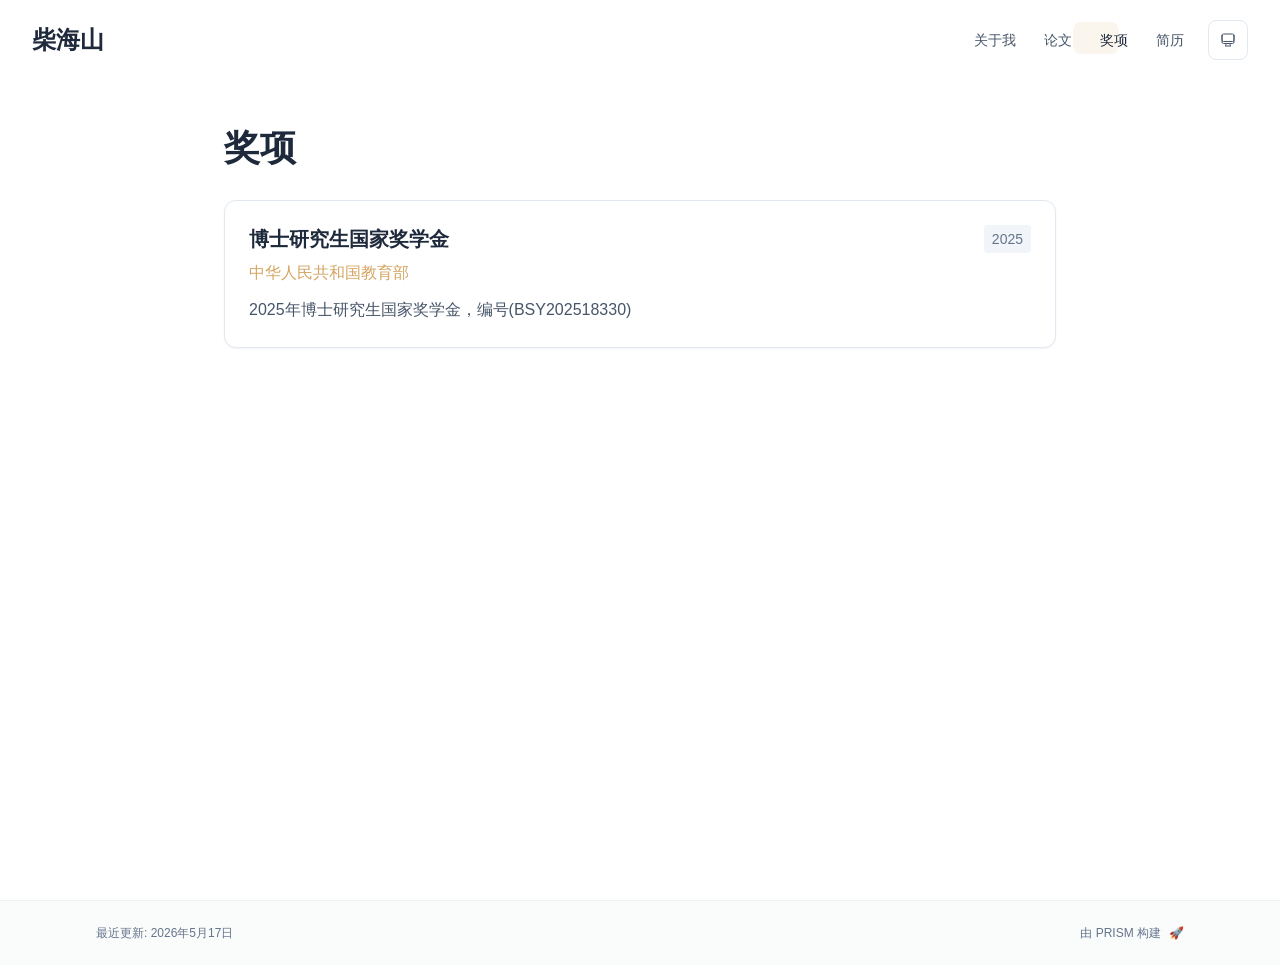
<file: awards/index.html>
<!DOCTYPE html><html lang="zh" class="scroll-smooth"><head><meta charSet="utf-8"/><meta name="viewport" content="width=device-width, initial-scale=1"/><link rel="stylesheet" href="/_next/static/css/f20830d74e8e9c0b.css" data-precedence="next"/><link rel="preload" as="script" fetchPriority="low" href="/_next/static/chunks/webpack-679b75d1c4c2027c.js"/><script src="/_next/static/chunks/4bd1b696-70b6d399998de86a.js" async=""></script><script src="/_next/static/chunks/684-5aaa8290a129f299.js" async=""></script><script src="/_next/static/chunks/main-app-625e696251109e75.js" async=""></script><script src="/_next/static/chunks/461-a9a5d7b05a71d978.js" async=""></script><script src="/_next/static/chunks/874-6cc630662f3664af.js" async=""></script><script src="/_next/static/chunks/291-e39730cc9327e39b.js" async=""></script><script src="/_next/static/chunks/app/layout-6dff53b7b53ae772.js" async=""></script><script src="/_next/static/chunks/178-595a94b9af1e67b5.js" async=""></script><script src="/_next/static/chunks/748-84df502d24ed20fb.js" async=""></script><script src="/_next/static/chunks/app/%5Bslug%5D/page-1a28be80c490d52c.js" async=""></script><link rel="icon" href="/favicon.svg" type="image/svg+xml"/><link rel="dns-prefetch" href="https://jialeliu.com"/><link rel="preconnect" href="https://jialeliu.com" crossorigin=""/><link rel="preload" as="font" type="font/woff2" href="https://jialeliu.com/fonts/georgiab.woff2" crossorigin=""/><script>
              try {
                const theme = localStorage.getItem('theme-storage');
                const parsed = theme ? JSON.parse(theme) : null;
                const setting = parsed?.state?.theme || 'system';
                const prefersDark = typeof window !== 'undefined' && window.matchMedia && window.matchMedia('(prefers-color-scheme: dark)').matches;
                const effective = setting === 'dark' ? 'dark' : (setting === 'light' ? 'light' : (prefersDark ? 'dark' : 'light'));
                var root = document.documentElement;
                root.classList.add(effective);
                root.setAttribute('data-theme', effective);
              } catch (e) {
                var root = document.documentElement;
                root.classList.add('light');
                root.setAttribute('data-theme', 'light');
              }
            </script><script>
    try {
      const cfg = {"enabled":true,"locales":["zh","en"],"defaultLocale":"zh","mode":"fixed","fixedLocale":"zh","persist":true,"switcher":false,"labels":{"zh":"中文","en":"English"}};
      const storageKey = 'locale-storage';
      const normalize = (value) => typeof value === 'string' ? value.trim().replace('_', '-').toLowerCase() : '';
      const matchLocale = (candidate) => {
        const normalized = normalize(candidate);
        if (!normalized) return null;
        if (cfg.locales.includes(normalized)) return normalized;
        const language = normalized.split('-')[0];
        if (cfg.locales.includes(language)) return language;
        return null;
      };

      let resolved = null;

      if (!cfg.enabled) {
        resolved = cfg.defaultLocale;
      } else if (cfg.persist) {
        resolved = matchLocale(localStorage.getItem(storageKey));
      }

      if (!resolved) {
        if (cfg.mode === 'fixed') {
          resolved = cfg.fixedLocale;
        } else {
          resolved = matchLocale(navigator.language);
        }
      }

      if (!resolved) {
        resolved = cfg.defaultLocale;
      }

      const root = document.documentElement;
      root.lang = resolved;
      root.setAttribute('data-locale', resolved);

      if (cfg.persist) {
        localStorage.setItem(storageKey, resolved);
      }
    } catch (e) {
      const root = document.documentElement;
      root.lang = 'zh';
      root.setAttribute('data-locale', 'zh');
    }
  </script><title>Awards | Haishan Chai</title><meta name="description" content="Honors and awards I have received."/><meta name="author" content="Haishan Chai"/><meta name="keywords" content="Haishan Chai,PhD,Research,Southern University of Science and Technology"/><meta name="creator" content="Haishan Chai"/><meta name="publisher" content="Haishan Chai"/><meta property="og:title" content="Haishan Chai"/><meta property="og:description" content="PhD student at the Department of Earth and Space Sciences, Southern University of Science and Technology."/><meta property="og:site_name" content="Haishan Chai&#x27;s Academic Website"/><meta property="og:locale" content="zh_CN"/><meta property="og:type" content="website"/><meta name="twitter:card" content="summary"/><meta name="twitter:title" content="Haishan Chai"/><meta name="twitter:description" content="PhD student at the Department of Earth and Space Sciences, Southern University of Science and Technology."/><link rel="icon" href="/favicon.svg"/><script>document.querySelectorAll('body link[rel="icon"], body link[rel="apple-touch-icon"]').forEach(el => document.head.appendChild(el))</script><script src="/_next/static/chunks/polyfills-42372ed130431b0a.js" noModule=""></script></head><body class="font-sans antialiased"><div style="visibility:hidden"><nav class="fixed top-0 left-0 right-0 z-50" data-headlessui-state=""><div class="transition-all duration-300 ease-out bg-transparent" style="transform:translateY(-100px)"><div class="max-w-7xl mx-auto px-4 sm:px-6 lg:px-8"><div class="flex justify-between items-center h-16 lg:h-20"><div class="flex-shrink-0" tabindex="0"><a class="text-xl lg:text-2xl font-serif font-semibold text-primary hover:text-accent transition-colors duration-200" href="/">Haishan Chai</a></div><div class="hidden lg:block"><div class="ml-10 flex items-center space-x-3"><div class="relative flex items-baseline space-x-1"><a data-nav-href="/" class="relative px-3 py-2 text-sm font-medium rounded-lg transition-colors duration-150 text-neutral-600" href="/">About</a><a data-nav-href="/publications" class="relative px-3 py-2 text-sm font-medium rounded-lg transition-colors duration-150 text-neutral-600" href="/publications/">Publications</a><a data-nav-href="/teaching" class="relative px-3 py-2 text-sm font-medium rounded-lg transition-colors duration-150 text-neutral-600" href="/teaching/">Teaching</a><a data-nav-href="/awards" class="relative px-3 py-2 text-sm font-medium rounded-lg transition-colors duration-150 text-primary" href="/awards/">Awards</a><a data-nav-href="/services" class="relative px-3 py-2 text-sm font-medium rounded-lg transition-colors duration-150 text-neutral-600" href="/services/">Services</a><a data-nav-href="/cv" class="relative px-3 py-2 text-sm font-medium rounded-lg transition-colors duration-150 text-neutral-600" href="/cv/">CV</a></div><div class="flex items-center justify-center w-10 h-10 rounded-lg border border-neutral-200 dark:border-[rgba(148,163,184,0.24)] bg-background dark:bg-neutral-800"><div class="w-4 h-4 rounded-full bg-neutral-300 animate-pulse"></div></div></div></div><div class="lg:hidden flex items-center space-x-2"><div class="flex items-center justify-center w-10 h-10 rounded-lg border border-neutral-200 dark:border-[rgba(148,163,184,0.24)] bg-background dark:bg-neutral-800"><div class="w-4 h-4 rounded-full bg-neutral-300 animate-pulse"></div></div><button class="inline-flex items-center justify-center p-2 rounded-md text-neutral-600 hover:text-primary hover:bg-neutral-100 dark:hover:bg-neutral-800 focus:outline-none focus:ring-2 focus:ring-inset focus:ring-accent transition-colors duration-200" id="headlessui-disclosure-button-«R7pdb»" type="button" aria-expanded="false" data-headlessui-state=""><span class="sr-only">Open main menu</span><div><svg xmlns="http://www.w3.org/2000/svg" fill="none" viewBox="0 0 24 24" stroke-width="1.5" stroke="currentColor" aria-hidden="true" data-slot="icon" class="block h-6 w-6"><path stroke-linecap="round" stroke-linejoin="round" d="M3.75 6.75h16.5M3.75 12h16.5m-16.5 5.25h16.5"></path></svg></div></button></div></div></div></div></nav><main class="min-h-screen pt-16 lg:pt-20"><div class="max-w-4xl mx-auto px-4 sm:px-6 lg:px-8 py-12"><div style="opacity:0;transform:translateY(20px)"><div class="mb-8"><h1 class="text-4xl font-serif font-bold text-primary mb-4">Awards</h1><div class="text-lg text-neutral-600 dark:text-neutral-500 max-w-2xl leading-relaxed"><p class="mb-3 last:mb-0">Honors and awards I have received.</p></div></div><div class="grid gap-6"><div class="bg-white dark:bg-neutral-900 p-6 rounded-xl shadow-sm border border-neutral-200 dark:border-neutral-800 hover:shadow-lg transition-all duration-200 hover:scale-[1.01]" style="opacity:0;transform:translateY(20px)"><div class="flex justify-between items-start mb-2"><h3 class="text-xl font-semibold text-primary">Example Award</h3><span class="text-sm text-neutral-500 font-medium bg-neutral-100 dark:bg-neutral-800 px-2 py-1 rounded">2025</span></div><p class="text-base text-accent font-medium mb-3">Organization</p><div class="text-base text-neutral-600 dark:text-neutral-500 leading-relaxed"><p class="mb-3 last:mb-0">Description of the award.</p></div></div><div class="bg-white dark:bg-neutral-900 p-6 rounded-xl shadow-sm border border-neutral-200 dark:border-neutral-800 hover:shadow-lg transition-all duration-200 hover:scale-[1.01]" style="opacity:0;transform:translateY(20px)"><div class="flex justify-between items-start mb-2"><h3 class="text-xl font-semibold text-primary">Example Award</h3><span class="text-sm text-neutral-500 font-medium bg-neutral-100 dark:bg-neutral-800 px-2 py-1 rounded">2024</span></div><p class="text-base text-accent font-medium mb-3">Organization</p><div class="text-base text-neutral-600 dark:text-neutral-500 leading-relaxed"><p class="mb-3 last:mb-0">Description of the award.</p></div></div><div class="bg-white dark:bg-neutral-900 p-6 rounded-xl shadow-sm border border-neutral-200 dark:border-neutral-800 hover:shadow-lg transition-all duration-200 hover:scale-[1.01]" style="opacity:0;transform:translateY(20px)"><div class="flex justify-between items-start mb-2"><h3 class="text-xl font-semibold text-primary">Example Award</h3><span class="text-sm text-neutral-500 font-medium bg-neutral-100 dark:bg-neutral-800 px-2 py-1 rounded">2023</span></div><p class="text-base text-accent font-medium mb-3">Organization</p><div class="text-base text-neutral-600 dark:text-neutral-500 leading-relaxed"><p class="mb-3 last:mb-0">Description of the award.</p></div></div><div class="bg-white dark:bg-neutral-900 p-6 rounded-xl shadow-sm border border-neutral-200 dark:border-neutral-800 hover:shadow-lg transition-all duration-200 hover:scale-[1.01]" style="opacity:0;transform:translateY(20px)"><div class="flex justify-between items-start mb-2"><h3 class="text-xl font-semibold text-primary">Example Award</h3><span class="text-sm text-neutral-500 font-medium bg-neutral-100 dark:bg-neutral-800 px-2 py-1 rounded">2022</span></div><p class="text-base text-accent font-medium mb-3">Organization</p><div class="text-base text-neutral-600 dark:text-neutral-500 leading-relaxed"><p class="mb-3 last:mb-0">Description of the award.</p></div></div></div></div></div><!--$--><!--/$--><!--$--><!--/$--></main><footer class="border-t border-neutral-200/50 bg-neutral-50/50 dark:bg-neutral-900/50 dark:border-neutral-700/50"><div class="max-w-6xl mx-auto px-4 sm:px-6 lg:px-8 py-6"><div class="flex flex-col sm:flex-row justify-between items-center gap-2"><p class="text-xs text-neutral-500">Last updated<!-- -->: <!-- -->November 18, 2025</p><p class="text-xs text-neutral-500 flex items-center"><a href="https://github.com/xyjoey/PRISM" target="_blank" rel="noopener noreferrer">Built with PRISM</a><span class="ml-2">🚀</span></p></div></div></footer></div><script src="/_next/static/chunks/webpack-679b75d1c4c2027c.js" async=""></script><script>(self.__next_f=self.__next_f||[]).push([0])</script><script>self.__next_f.push([1,"1:\"$Sreact.fragment\"\n3:I[3719,[\"461\",\"static/chunks/461-a9a5d7b05a71d978.js\",\"874\",\"static/chunks/874-6cc630662f3664af.js\",\"291\",\"static/chunks/291-e39730cc9327e39b.js\",\"177\",\"static/chunks/app/layout-6dff53b7b53ae772.js\"],\"ThemeProvider\"]\n4:I[310,[\"461\",\"static/chunks/461-a9a5d7b05a71d978.js\",\"874\",\"static/chunks/874-6cc630662f3664af.js\",\"291\",\"static/chunks/291-e39730cc9327e39b.js\",\"177\",\"static/chunks/app/layout-6dff53b7b53ae772.js\"],\"LocaleProvider\"]\n5:I[4574,[\"461\",\"static/chunks/461-a9a5d7b05a71d978.js\",\"874\",\"static/chunks/874-6cc630662f3664af.js\",\"291\",\"static/chunks/291-e39730cc9327e39b.js\",\"177\",\"static/chunks/app/layout-6dff53b7b53ae772.js\"],\"default\"]\n6:I[7555,[],\"\"]\n7:I[1295,[],\"\"]\n8:I[2548,[\"461\",\"static/chunks/461-a9a5d7b05a71d978.js\",\"874\",\"static/chunks/874-6cc630662f3664af.js\",\"291\",\"static/chunks/291-e39730cc9327e39b.js\",\"177\",\"static/chunks/app/layout-6dff53b7b53ae772.js\"],\"default\"]\na:I[9665,[],\"MetadataBoundary\"]\nc:I[9665,[],\"OutletBoundary\"]\nf:I[4911,[],\"AsyncMetadataOutlet\"]\n11:I[9665,[],\"ViewportBoundary\"]\n13:I[6614,[],\"\"]\n:HL[\"/_next/static/css/f20830d74e8e9c0b.css\",\"style\"]\n2:T5d9,\n    try {\n      const cfg = {\"enabled\":true,\"locales\":[\"zh\",\"en\"],\"defaultLocale\":\"zh\",\"mode\":\"fixed\",\"fixedLocale\":\"zh\",\"persist\":true,\"switcher\":false,\"labels\":{\"zh\":\"中文\",\"en\":\"English\"}};\n      const storageKey = 'locale-storage';\n      const normalize = (value) =\u003e typeof value === 'string' ? value.trim().replace('_', '-').toLowerCase() : '';\n      const matchLocale = (candidate) =\u003e {\n        const normalized = normalize(candidate);\n        if (!normalized) return null;\n        if (cfg.locales.includes(normalized)) return normalized;\n        const language = normalized.split('-')[0];\n        if (cfg.locales.includes(language)) return language;\n        return null;\n      };\n\n      let resolved = null;\n\n      if (!cfg.enabled) {\n        resolved = cfg.defaultLocale;\n      } else if (cfg.persist) {\n        resolved = matchLocale(localStorage.getItem(storageKey));\n      }\n\n      if (!resolved) {\n        if"])</script><script>self.__next_f.push([1," (cfg.mode === 'fixed') {\n          resolved = cfg.fixedLocale;\n        } else {\n          resolved = matchLocale(navigator.language);\n        }\n      }\n\n      if (!resolved) {\n        resolved = cfg.defaultLocale;\n      }\n\n      const root = document.documentElement;\n      root.lang = resolved;\n      root.setAttribute('data-locale', resolved);\n\n      if (cfg.persist) {\n        localStorage.setItem(storageKey, resolved);\n      }\n    } catch (e) {\n      const root = document.documentElement;\n      root.lang = 'zh';\n      root.setAttribute('data-locale', 'zh');\n    }\n  "])</script><script>self.__next_f.push([1,"0:{\"P\":null,\"b\":\"k2-D_tWzPw0Fo2FEbgK9Y\",\"p\":\"\",\"c\":[\"\",\"awards\",\"\"],\"i\":false,\"f\":[[[\"\",{\"children\":[[\"slug\",\"awards\",\"d\"],{\"children\":[\"__PAGE__\",{}]}]},\"$undefined\",\"$undefined\",true],[\"\",[\"$\",\"$1\",\"c\",{\"children\":[[[\"$\",\"link\",\"0\",{\"rel\":\"stylesheet\",\"href\":\"/_next/static/css/f20830d74e8e9c0b.css\",\"precedence\":\"next\",\"crossOrigin\":\"$undefined\",\"nonce\":\"$undefined\"}]],[\"$\",\"html\",null,{\"lang\":\"zh\",\"className\":\"scroll-smooth\",\"suppressHydrationWarning\":true,\"children\":[[\"$\",\"head\",null,{\"children\":[[\"$\",\"link\",null,{\"rel\":\"icon\",\"href\":\"/favicon.svg\",\"type\":\"image/svg+xml\"}],[\"$\",\"link\",null,{\"rel\":\"dns-prefetch\",\"href\":\"https://jialeliu.com\"}],[\"$\",\"link\",null,{\"rel\":\"preconnect\",\"href\":\"https://jialeliu.com\",\"crossOrigin\":\"\"}],[\"$\",\"link\",null,{\"rel\":\"preload\",\"as\":\"font\",\"type\":\"font/woff2\",\"href\":\"https://jialeliu.com/fonts/georgiab.woff2\",\"crossOrigin\":\"\"}],[\"$\",\"script\",null,{\"dangerouslySetInnerHTML\":{\"__html\":\"\\n              try {\\n                const theme = localStorage.getItem('theme-storage');\\n                const parsed = theme ? JSON.parse(theme) : null;\\n                const setting = parsed?.state?.theme || 'system';\\n                const prefersDark = typeof window !== 'undefined' \u0026\u0026 window.matchMedia \u0026\u0026 window.matchMedia('(prefers-color-scheme: dark)').matches;\\n                const effective = setting === 'dark' ? 'dark' : (setting === 'light' ? 'light' : (prefersDark ? 'dark' : 'light'));\\n                var root = document.documentElement;\\n                root.classList.add(effective);\\n                root.setAttribute('data-theme', effective);\\n              } catch (e) {\\n                var root = document.documentElement;\\n                root.classList.add('light');\\n                root.setAttribute('data-theme', 'light');\\n              }\\n            \"}}],[\"$\",\"script\",null,{\"dangerouslySetInnerHTML\":{\"__html\":\"$2\"}}]]}],[\"$\",\"body\",null,{\"className\":\"font-sans antialiased\",\"children\":[\"$\",\"$L3\",null,{\"children\":[\"$\",\"$L4\",null,{\"config\":{\"enabled\":true,\"locales\":[\"zh\",\"en\"],\"defaultLocale\":\"zh\",\"mode\":\"fixed\",\"fixedLocale\":\"zh\",\"persist\":true,\"switcher\":false,\"labels\":{\"zh\":\"中文\",\"en\":\"English\"}},\"children\":[[\"$\",\"$L5\",null,{\"items\":[{\"title\":\"About\",\"type\":\"page\",\"target\":\"about\",\"href\":\"/\"},{\"title\":\"Publications\",\"type\":\"page\",\"target\":\"publications\",\"href\":\"/publications\"},{\"title\":\"Teaching\",\"type\":\"page\",\"target\":\"teaching\",\"href\":\"/teaching\"},{\"title\":\"Awards\",\"type\":\"page\",\"target\":\"awards\",\"href\":\"/awards\"},{\"title\":\"Services\",\"type\":\"page\",\"target\":\"services\",\"href\":\"/services\"},{\"title\":\"CV\",\"type\":\"page\",\"target\":\"cv\",\"href\":\"/cv\"}],\"siteTitle\":\"Haishan Chai\",\"enableOnePageMode\":false,\"i18n\":\"$0:f:0:1:1:props:children:1:props:children:1:props:children:props:children:props:config\",\"itemsByLocale\":{\"zh\":[{\"title\":\"关于我\",\"type\":\"page\",\"target\":\"about\",\"href\":\"/\"},{\"title\":\"论文\",\"type\":\"page\",\"target\":\"publications\",\"href\":\"/publications\"},{\"title\":\"奖项\",\"type\":\"page\",\"target\":\"awards\",\"href\":\"/awards\"},{\"title\":\"简历\",\"type\":\"page\",\"target\":\"cv\",\"href\":\"/cv\"}],\"en\":[{\"title\":\"About\",\"type\":\"page\",\"target\":\"about\",\"href\":\"/\"},{\"title\":\"Publications\",\"type\":\"page\",\"target\":\"publications\",\"href\":\"/publications\"},{\"title\":\"Teaching\",\"type\":\"page\",\"target\":\"teaching\",\"href\":\"/teaching\"},{\"title\":\"Awards\",\"type\":\"page\",\"target\":\"awards\",\"href\":\"/awards\"},{\"title\":\"Services\",\"type\":\"page\",\"target\":\"services\",\"href\":\"/services\"},{\"title\":\"CV\",\"type\":\"page\",\"target\":\"cv\",\"href\":\"/cv\"}]},\"siteTitleByLocale\":{\"zh\":\"柴海山\",\"en\":\"Haishan Chai\"}}],[\"$\",\"main\",null,{\"className\":\"min-h-screen pt-16 lg:pt-20\",\"children\":[\"$\",\"$L6\",null,{\"parallelRouterKey\":\"children\",\"error\":\"$undefined\",\"errorStyles\":\"$undefined\",\"errorScripts\":\"$undefined\",\"template\":[\"$\",\"$L7\",null,{}],\"templateStyles\":\"$undefined\",\"templateScripts\":\"$undefined\",\"notFound\":[[[\"$\",\"title\",null,{\"children\":\"404: This page could not be found.\"}],[\"$\",\"div\",null,{\"style\":{\"fontFamily\":\"system-ui,\\\"Segoe UI\\\",Roboto,Helvetica,Arial,sans-serif,\\\"Apple Color Emoji\\\",\\\"Segoe UI Emoji\\\"\",\"height\":\"100vh\",\"textAlign\":\"center\",\"display\":\"flex\",\"flexDirection\":\"column\",\"alignItems\":\"center\",\"justifyContent\":\"center\"},\"children\":[\"$\",\"div\",null,{\"children\":[[\"$\",\"style\",null,{\"dangerouslySetInnerHTML\":{\"__html\":\"body{color:#000;background:#fff;margin:0}.next-error-h1{border-right:1px solid rgba(0,0,0,.3)}@media (prefers-color-scheme:dark){body{color:#fff;background:#000}.next-error-h1{border-right:1px solid rgba(255,255,255,.3)}}\"}}],[\"$\",\"h1\",null,{\"className\":\"next-error-h1\",\"style\":{\"display\":\"inline-block\",\"margin\":\"0 20px 0 0\",\"padding\":\"0 23px 0 0\",\"fontSize\":24,\"fontWeight\":500,\"verticalAlign\":\"top\",\"lineHeight\":\"49px\"},\"children\":404}],[\"$\",\"div\",null,{\"style\":{\"display\":\"inline-block\"},\"children\":[\"$\",\"h2\",null,{\"style\":{\"fontSize\":14,\"fontWeight\":400,\"lineHeight\":\"49px\",\"margin\":0},\"children\":\"This page could not be found.\"}]}]]}]}]],[]],\"forbidden\":\"$undefined\",\"unauthorized\":\"$undefined\"}]}],[\"$\",\"$L8\",null,{\"lastUpdated\":\"November 18, 2025\",\"lastUpdatedByLocale\":{\"zh\":\"2026年5月17日\",\"en\":\"November 18, 2025\"},\"defaultLocale\":\"zh\"}]]}]}]}]]}]]}],{\"children\":[[\"slug\",\"awards\",\"d\"],[\"$\",\"$1\",\"c\",{\"children\":[null,[\"$\",\"$L6\",null,{\"parallelRouterKey\":\"children\",\"error\":\"$undefined\",\"errorStyles\":\"$undefined\",\"errorScripts\":\"$undefined\",\"template\":[\"$\",\"$L7\",null,{}],\"templateStyles\":\"$undefined\",\"templateScripts\":\"$undefined\",\"notFound\":\"$undefined\",\"forbidden\":\"$undefined\",\"unauthorized\":\"$undefined\"}]]}],{\"children\":[\"__PAGE__\",[\"$\",\"$1\",\"c\",{\"children\":[\"$L9\",[\"$\",\"$La\",null,{\"children\":\"$Lb\"}],null,[\"$\",\"$Lc\",null,{\"children\":[\"$Ld\",\"$Le\",[\"$\",\"$Lf\",null,{\"promise\":\"$@10\"}]]}]]}],{},null,false]},null,false]},null,false],[\"$\",\"$1\",\"h\",{\"children\":[null,[\"$\",\"$1\",\"iL6CwXLgq1Aewz34pQs6J\",{\"children\":[[\"$\",\"$L11\",null,{\"children\":\"$L12\"}],null]}],null]}],false]],\"m\":\"$undefined\",\"G\":[\"$13\",\"$undefined\"],\"s\":false,\"S\":true}\n"])</script><script>self.__next_f.push([1,"14:\"$Sreact.suspense\"\n15:I[4911,[],\"AsyncMetadata\"]\n17:I[2382,[\"461\",\"static/chunks/461-a9a5d7b05a71d978.js\",\"178\",\"static/chunks/178-595a94b9af1e67b5.js\",\"748\",\"static/chunks/748-84df502d24ed20fb.js\",\"182\",\"static/chunks/app/%5Bslug%5D/page-1a28be80c490d52c.js\"],\"default\"]\nb:[\"$\",\"$14\",null,{\"fallback\":null,\"children\":[\"$\",\"$L15\",null,{\"promise\":\"$@16\"}]}]\n9:[\"$\",\"$L17\",null,{\"dataByLocale\":{\"zh\":{\"type\":\"card\",\"config\":{\"type\":\"card\",\"title\":\"奖项\",\"description\":\"\",\"items\":[{\"title\":\"博士研究生国家奖学金\",\"subtitle\":\"中华人民共和国教育部\",\"date\":\"2025\",\"content\":\"2025年博士研究生国家奖学金，编号(BSY202518330)\"}]}},\"en\":{\"type\":\"card\",\"config\":{\"type\":\"card\",\"title\":\"Awards\",\"description\":\"Honors and awards I have received.\",\"items\":[{\"title\":\"Example Award\",\"subtitle\":\"Organization\",\"date\":\"2025\",\"content\":\"Description of the award.\"},{\"title\":\"Example Award\",\"subtitle\":\"Organization\",\"date\":\"2024\",\"content\":\"Description of the award.\"},{\"title\":\"Example Award\",\"subtitle\":\"Organization\",\"date\":\"2023\",\"content\":\"Description of the award.\"},{\"title\":\"Example Award\",\"subtitle\":\"Organization\",\"date\":\"2022\",\"content\":\"Description of the award.\"}]}}},\"defaultLocale\":\"zh\"}]\n"])</script><script>self.__next_f.push([1,"e:null\n"])</script><script>self.__next_f.push([1,"12:[[\"$\",\"meta\",\"0\",{\"charSet\":\"utf-8\"}],[\"$\",\"meta\",\"1\",{\"name\":\"viewport\",\"content\":\"width=device-width, initial-scale=1\"}]]\nd:null\n"])</script><script>self.__next_f.push([1,"16:{\"metadata\":[[\"$\",\"title\",\"0\",{\"children\":\"Awards | Haishan Chai\"}],[\"$\",\"meta\",\"1\",{\"name\":\"description\",\"content\":\"Honors and awards I have received.\"}],[\"$\",\"meta\",\"2\",{\"name\":\"author\",\"content\":\"Haishan Chai\"}],[\"$\",\"meta\",\"3\",{\"name\":\"keywords\",\"content\":\"Haishan Chai,PhD,Research,Southern University of Science and Technology\"}],[\"$\",\"meta\",\"4\",{\"name\":\"creator\",\"content\":\"Haishan Chai\"}],[\"$\",\"meta\",\"5\",{\"name\":\"publisher\",\"content\":\"Haishan Chai\"}],[\"$\",\"meta\",\"6\",{\"property\":\"og:title\",\"content\":\"Haishan Chai\"}],[\"$\",\"meta\",\"7\",{\"property\":\"og:description\",\"content\":\"PhD student at the Department of Earth and Space Sciences, Southern University of Science and Technology.\"}],[\"$\",\"meta\",\"8\",{\"property\":\"og:site_name\",\"content\":\"Haishan Chai's Academic Website\"}],[\"$\",\"meta\",\"9\",{\"property\":\"og:locale\",\"content\":\"zh_CN\"}],[\"$\",\"meta\",\"10\",{\"property\":\"og:type\",\"content\":\"website\"}],[\"$\",\"meta\",\"11\",{\"name\":\"twitter:card\",\"content\":\"summary\"}],[\"$\",\"meta\",\"12\",{\"name\":\"twitter:title\",\"content\":\"Haishan Chai\"}],[\"$\",\"meta\",\"13\",{\"name\":\"twitter:description\",\"content\":\"PhD student at the Department of Earth and Space Sciences, Southern University of Science and Technology.\"}],[\"$\",\"link\",\"14\",{\"rel\":\"icon\",\"href\":\"/favicon.svg\"}]],\"error\":null,\"digest\":\"$undefined\"}\n10:{\"metadata\":\"$16:metadata\",\"error\":null,\"digest\":\"$undefined\"}\n"])</script></body></html>
</file>
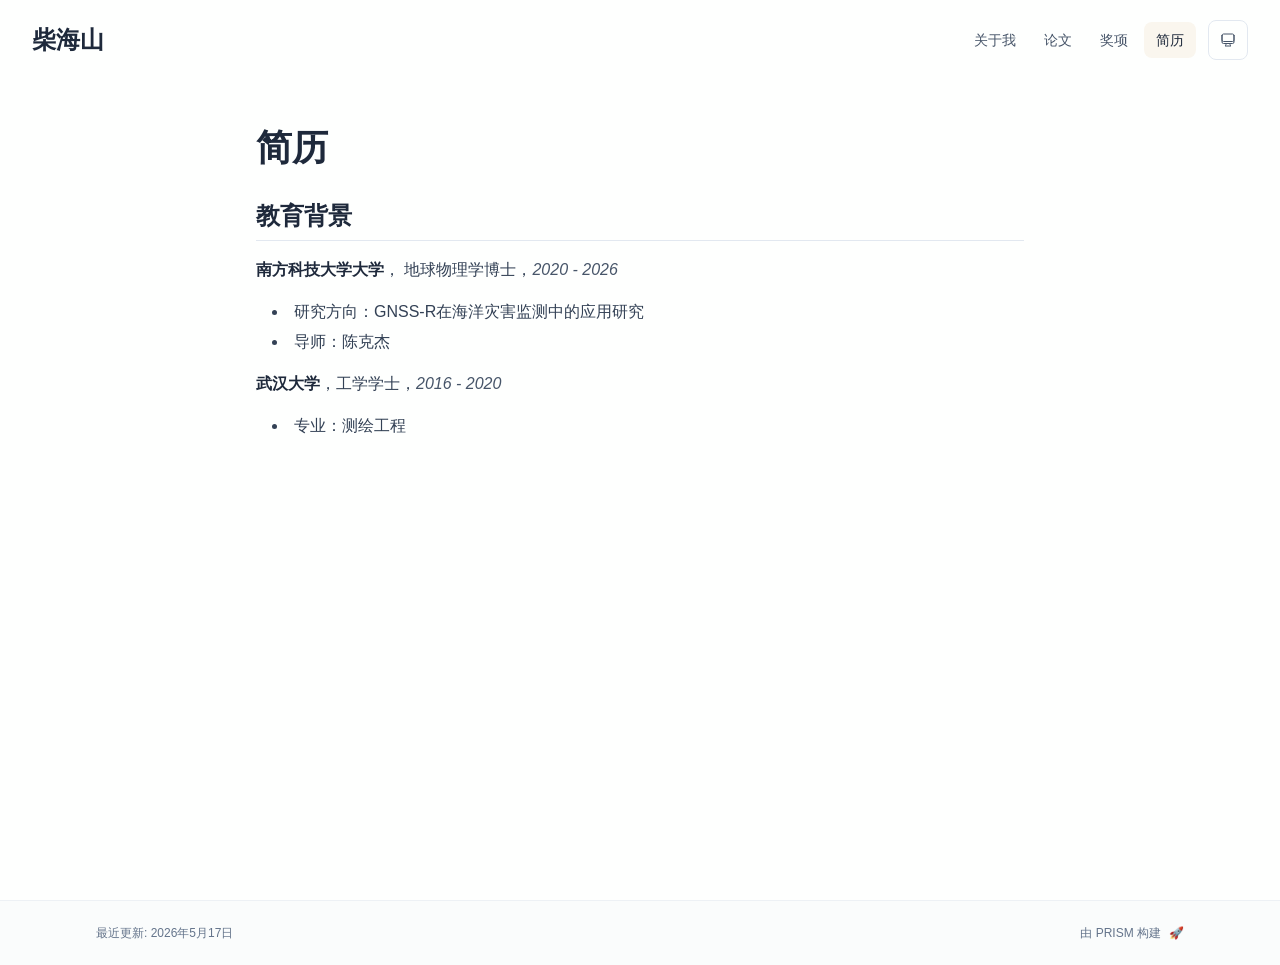
<file: cv/index.html>
<!DOCTYPE html><html lang="zh" class="scroll-smooth"><head><meta charSet="utf-8"/><meta name="viewport" content="width=device-width, initial-scale=1"/><link rel="stylesheet" href="/_next/static/css/f20830d74e8e9c0b.css" data-precedence="next"/><link rel="preload" as="script" fetchPriority="low" href="/_next/static/chunks/webpack-679b75d1c4c2027c.js"/><script src="/_next/static/chunks/4bd1b696-70b6d399998de86a.js" async=""></script><script src="/_next/static/chunks/684-5aaa8290a129f299.js" async=""></script><script src="/_next/static/chunks/main-app-625e696251109e75.js" async=""></script><script src="/_next/static/chunks/461-a9a5d7b05a71d978.js" async=""></script><script src="/_next/static/chunks/874-6cc630662f3664af.js" async=""></script><script src="/_next/static/chunks/291-e39730cc9327e39b.js" async=""></script><script src="/_next/static/chunks/app/layout-6dff53b7b53ae772.js" async=""></script><script src="/_next/static/chunks/178-595a94b9af1e67b5.js" async=""></script><script src="/_next/static/chunks/748-84df502d24ed20fb.js" async=""></script><script src="/_next/static/chunks/app/%5Bslug%5D/page-1a28be80c490d52c.js" async=""></script><link rel="icon" href="/favicon.svg" type="image/svg+xml"/><link rel="dns-prefetch" href="https://jialeliu.com"/><link rel="preconnect" href="https://jialeliu.com" crossorigin=""/><link rel="preload" as="font" type="font/woff2" href="https://jialeliu.com/fonts/georgiab.woff2" crossorigin=""/><script>
              try {
                const theme = localStorage.getItem('theme-storage');
                const parsed = theme ? JSON.parse(theme) : null;
                const setting = parsed?.state?.theme || 'system';
                const prefersDark = typeof window !== 'undefined' && window.matchMedia && window.matchMedia('(prefers-color-scheme: dark)').matches;
                const effective = setting === 'dark' ? 'dark' : (setting === 'light' ? 'light' : (prefersDark ? 'dark' : 'light'));
                var root = document.documentElement;
                root.classList.add(effective);
                root.setAttribute('data-theme', effective);
              } catch (e) {
                var root = document.documentElement;
                root.classList.add('light');
                root.setAttribute('data-theme', 'light');
              }
            </script><script>
    try {
      const cfg = {"enabled":true,"locales":["zh","en"],"defaultLocale":"zh","mode":"fixed","fixedLocale":"zh","persist":true,"switcher":false,"labels":{"zh":"中文","en":"English"}};
      const storageKey = 'locale-storage';
      const normalize = (value) => typeof value === 'string' ? value.trim().replace('_', '-').toLowerCase() : '';
      const matchLocale = (candidate) => {
        const normalized = normalize(candidate);
        if (!normalized) return null;
        if (cfg.locales.includes(normalized)) return normalized;
        const language = normalized.split('-')[0];
        if (cfg.locales.includes(language)) return language;
        return null;
      };

      let resolved = null;

      if (!cfg.enabled) {
        resolved = cfg.defaultLocale;
      } else if (cfg.persist) {
        resolved = matchLocale(localStorage.getItem(storageKey));
      }

      if (!resolved) {
        if (cfg.mode === 'fixed') {
          resolved = cfg.fixedLocale;
        } else {
          resolved = matchLocale(navigator.language);
        }
      }

      if (!resolved) {
        resolved = cfg.defaultLocale;
      }

      const root = document.documentElement;
      root.lang = resolved;
      root.setAttribute('data-locale', resolved);

      if (cfg.persist) {
        localStorage.setItem(storageKey, resolved);
      }
    } catch (e) {
      const root = document.documentElement;
      root.lang = 'zh';
      root.setAttribute('data-locale', 'zh');
    }
  </script><title>CV | Haishan Chai</title><meta name="author" content="Haishan Chai"/><meta name="keywords" content="Haishan Chai,PhD,Research,Southern University of Science and Technology"/><meta name="creator" content="Haishan Chai"/><meta name="publisher" content="Haishan Chai"/><meta property="og:title" content="Haishan Chai"/><meta property="og:description" content="PhD student at the Department of Earth and Space Sciences, Southern University of Science and Technology."/><meta property="og:site_name" content="Haishan Chai&#x27;s Academic Website"/><meta property="og:locale" content="zh_CN"/><meta property="og:type" content="website"/><meta name="twitter:card" content="summary"/><meta name="twitter:title" content="Haishan Chai"/><meta name="twitter:description" content="PhD student at the Department of Earth and Space Sciences, Southern University of Science and Technology."/><link rel="icon" href="/favicon.svg"/><script>document.querySelectorAll('body link[rel="icon"], body link[rel="apple-touch-icon"]').forEach(el => document.head.appendChild(el))</script><script src="/_next/static/chunks/polyfills-42372ed130431b0a.js" noModule=""></script></head><body class="font-sans antialiased"><div style="visibility:hidden"><nav class="fixed top-0 left-0 right-0 z-50" data-headlessui-state=""><div class="transition-all duration-300 ease-out bg-transparent" style="transform:translateY(-100px)"><div class="max-w-7xl mx-auto px-4 sm:px-6 lg:px-8"><div class="flex justify-between items-center h-16 lg:h-20"><div class="flex-shrink-0" tabindex="0"><a class="text-xl lg:text-2xl font-serif font-semibold text-primary hover:text-accent transition-colors duration-200" href="/">Haishan Chai</a></div><div class="hidden lg:block"><div class="ml-10 flex items-center space-x-3"><div class="relative flex items-baseline space-x-1"><a data-nav-href="/" class="relative px-3 py-2 text-sm font-medium rounded-lg transition-colors duration-150 text-neutral-600" href="/">About</a><a data-nav-href="/publications" class="relative px-3 py-2 text-sm font-medium rounded-lg transition-colors duration-150 text-neutral-600" href="/publications/">Publications</a><a data-nav-href="/teaching" class="relative px-3 py-2 text-sm font-medium rounded-lg transition-colors duration-150 text-neutral-600" href="/teaching/">Teaching</a><a data-nav-href="/awards" class="relative px-3 py-2 text-sm font-medium rounded-lg transition-colors duration-150 text-neutral-600" href="/awards/">Awards</a><a data-nav-href="/services" class="relative px-3 py-2 text-sm font-medium rounded-lg transition-colors duration-150 text-neutral-600" href="/services/">Services</a><a data-nav-href="/cv" class="relative px-3 py-2 text-sm font-medium rounded-lg transition-colors duration-150 text-primary" href="/cv/">CV</a></div><div class="flex items-center justify-center w-10 h-10 rounded-lg border border-neutral-200 dark:border-[rgba(148,163,184,0.24)] bg-background dark:bg-neutral-800"><div class="w-4 h-4 rounded-full bg-neutral-300 animate-pulse"></div></div></div></div><div class="lg:hidden flex items-center space-x-2"><div class="flex items-center justify-center w-10 h-10 rounded-lg border border-neutral-200 dark:border-[rgba(148,163,184,0.24)] bg-background dark:bg-neutral-800"><div class="w-4 h-4 rounded-full bg-neutral-300 animate-pulse"></div></div><button class="inline-flex items-center justify-center p-2 rounded-md text-neutral-600 hover:text-primary hover:bg-neutral-100 dark:hover:bg-neutral-800 focus:outline-none focus:ring-2 focus:ring-inset focus:ring-accent transition-colors duration-200" id="headlessui-disclosure-button-«R7pdb»" type="button" aria-expanded="false" data-headlessui-state=""><span class="sr-only">Open main menu</span><div><svg xmlns="http://www.w3.org/2000/svg" fill="none" viewBox="0 0 24 24" stroke-width="1.5" stroke="currentColor" aria-hidden="true" data-slot="icon" class="block h-6 w-6"><path stroke-linecap="round" stroke-linejoin="round" d="M3.75 6.75h16.5M3.75 12h16.5m-16.5 5.25h16.5"></path></svg></div></button></div></div></div></div></nav><main class="min-h-screen pt-16 lg:pt-20"><div class="max-w-4xl mx-auto px-4 sm:px-6 lg:px-8 py-12"><div class="max-w-3xl mx-auto" style="opacity:0;transform:translateY(20px)"><h1 class="text-4xl font-serif font-bold text-primary mb-4">CV</h1><div class="text-neutral-700 dark:text-neutral-600 leading-relaxed"><h2 class="text-2xl font-serif font-bold text-primary mt-8 mb-4 border-b border-neutral-200 dark:border-neutral-800 pb-2">Education</h2>
<p class="mb-4 last:mb-0"><strong class="font-semibold text-primary">The University of Example</strong>, PhD in Natural Science, <em class="italic text-neutral-600 dark:text-neutral-500">2025 - Present</em></p>
<ul class="list-disc list-inside mb-4 space-y-1 ml-4">
<li class="mb-1">Research focus: Mathematical Principles of Natural Philosophy</li>
<li class="mb-1">Supervisor: Prof. Advisor One and Dr. Advisor Two</li>
</ul>
<p class="mb-4 last:mb-0"><strong class="font-semibold text-primary">The University of Example</strong>, BSc in Natural Science, <em class="italic text-neutral-600 dark:text-neutral-500">2021 - 2025</em></p>
<ul class="list-disc list-inside mb-4 space-y-1 ml-4">
<li class="mb-1">Graduated with First Class Honours</li>
</ul>
<h2 class="text-2xl font-serif font-bold text-primary mt-8 mb-4 border-b border-neutral-200 dark:border-neutral-800 pb-2">Experience</h2>
<p class="mb-4 last:mb-0"><strong class="font-semibold text-primary">Example Role</strong>
Company/Institution
<em class="italic text-neutral-600 dark:text-neutral-500">2023 - 2024</em></p>
<ul class="list-disc list-inside mb-4 space-y-1 ml-4">
<li class="mb-1">Description of key responsibilities and achievements.</li>
<li class="mb-1">Utilized skills to solve problems.</li>
</ul>
<h2 class="text-2xl font-serif font-bold text-primary mt-8 mb-4 border-b border-neutral-200 dark:border-neutral-800 pb-2">Skills</h2>
<ul class="list-disc list-inside mb-4 space-y-1 ml-4">
<li class="mb-1"><strong class="font-semibold text-primary">Programming:</strong> Python, C++, MATLAB, LaTeX</li>
<li class="mb-1"><strong class="font-semibold text-primary">Data Analysis:</strong> Pandas, NumPy, SciPy</li>
<li class="mb-1"><strong class="font-semibold text-primary">Languages:</strong> English (Native), French (Fluent)</li>
</ul>
<h2 class="text-2xl font-serif font-bold text-primary mt-8 mb-4 border-b border-neutral-200 dark:border-neutral-800 pb-2">Awards &amp; Honors</h2>
<ul class="list-disc list-inside mb-4 space-y-1 ml-4">
<li class="mb-1"><strong class="font-semibold text-primary">First Prize in Example Competition</strong> - Committee of Example (<em class="italic text-neutral-600 dark:text-neutral-500">2024</em>)</li>
</ul></div></div></div><!--$--><!--/$--><!--$--><!--/$--></main><footer class="border-t border-neutral-200/50 bg-neutral-50/50 dark:bg-neutral-900/50 dark:border-neutral-700/50"><div class="max-w-6xl mx-auto px-4 sm:px-6 lg:px-8 py-6"><div class="flex flex-col sm:flex-row justify-between items-center gap-2"><p class="text-xs text-neutral-500">Last updated<!-- -->: <!-- -->November 18, 2025</p><p class="text-xs text-neutral-500 flex items-center"><a href="https://github.com/xyjoey/PRISM" target="_blank" rel="noopener noreferrer">Built with PRISM</a><span class="ml-2">🚀</span></p></div></div></footer></div><script src="/_next/static/chunks/webpack-679b75d1c4c2027c.js" async=""></script><script>(self.__next_f=self.__next_f||[]).push([0])</script><script>self.__next_f.push([1,"1:\"$Sreact.fragment\"\n3:I[3719,[\"461\",\"static/chunks/461-a9a5d7b05a71d978.js\",\"874\",\"static/chunks/874-6cc630662f3664af.js\",\"291\",\"static/chunks/291-e39730cc9327e39b.js\",\"177\",\"static/chunks/app/layout-6dff53b7b53ae772.js\"],\"ThemeProvider\"]\n4:I[310,[\"461\",\"static/chunks/461-a9a5d7b05a71d978.js\",\"874\",\"static/chunks/874-6cc630662f3664af.js\",\"291\",\"static/chunks/291-e39730cc9327e39b.js\",\"177\",\"static/chunks/app/layout-6dff53b7b53ae772.js\"],\"LocaleProvider\"]\n5:I[4574,[\"461\",\"static/chunks/461-a9a5d7b05a71d978.js\",\"874\",\"static/chunks/874-6cc630662f3664af.js\",\"291\",\"static/chunks/291-e39730cc9327e39b.js\",\"177\",\"static/chunks/app/layout-6dff53b7b53ae772.js\"],\"default\"]\n6:I[7555,[],\"\"]\n7:I[1295,[],\"\"]\n8:I[2548,[\"461\",\"static/chunks/461-a9a5d7b05a71d978.js\",\"874\",\"static/chunks/874-6cc630662f3664af.js\",\"291\",\"static/chunks/291-e39730cc9327e39b.js\",\"177\",\"static/chunks/app/layout-6dff53b7b53ae772.js\"],\"default\"]\na:I[9665,[],\"MetadataBoundary\"]\nc:I[9665,[],\"OutletBoundary\"]\nf:I[4911,[],\"AsyncMetadataOutlet\"]\n11:I[9665,[],\"ViewportBoundary\"]\n13:I[6614,[],\"\"]\n:HL[\"/_next/static/css/f20830d74e8e9c0b.css\",\"style\"]\n2:T5d9,\n    try {\n      const cfg = {\"enabled\":true,\"locales\":[\"zh\",\"en\"],\"defaultLocale\":\"zh\",\"mode\":\"fixed\",\"fixedLocale\":\"zh\",\"persist\":true,\"switcher\":false,\"labels\":{\"zh\":\"中文\",\"en\":\"English\"}};\n      const storageKey = 'locale-storage';\n      const normalize = (value) =\u003e typeof value === 'string' ? value.trim().replace('_', '-').toLowerCase() : '';\n      const matchLocale = (candidate) =\u003e {\n        const normalized = normalize(candidate);\n        if (!normalized) return null;\n        if (cfg.locales.includes(normalized)) return normalized;\n        const language = normalized.split('-')[0];\n        if (cfg.locales.includes(language)) return language;\n        return null;\n      };\n\n      let resolved = null;\n\n      if (!cfg.enabled) {\n        resolved = cfg.defaultLocale;\n      } else if (cfg.persist) {\n        resolved = matchLocale(localStorage.getItem(storageKey));\n      }\n\n      if (!resolved) {\n        if"])</script><script>self.__next_f.push([1," (cfg.mode === 'fixed') {\n          resolved = cfg.fixedLocale;\n        } else {\n          resolved = matchLocale(navigator.language);\n        }\n      }\n\n      if (!resolved) {\n        resolved = cfg.defaultLocale;\n      }\n\n      const root = document.documentElement;\n      root.lang = resolved;\n      root.setAttribute('data-locale', resolved);\n\n      if (cfg.persist) {\n        localStorage.setItem(storageKey, resolved);\n      }\n    } catch (e) {\n      const root = document.documentElement;\n      root.lang = 'zh';\n      root.setAttribute('data-locale', 'zh');\n    }\n  "])</script><script>self.__next_f.push([1,"0:{\"P\":null,\"b\":\"k2-D_tWzPw0Fo2FEbgK9Y\",\"p\":\"\",\"c\":[\"\",\"cv\",\"\"],\"i\":false,\"f\":[[[\"\",{\"children\":[[\"slug\",\"cv\",\"d\"],{\"children\":[\"__PAGE__\",{}]}]},\"$undefined\",\"$undefined\",true],[\"\",[\"$\",\"$1\",\"c\",{\"children\":[[[\"$\",\"link\",\"0\",{\"rel\":\"stylesheet\",\"href\":\"/_next/static/css/f20830d74e8e9c0b.css\",\"precedence\":\"next\",\"crossOrigin\":\"$undefined\",\"nonce\":\"$undefined\"}]],[\"$\",\"html\",null,{\"lang\":\"zh\",\"className\":\"scroll-smooth\",\"suppressHydrationWarning\":true,\"children\":[[\"$\",\"head\",null,{\"children\":[[\"$\",\"link\",null,{\"rel\":\"icon\",\"href\":\"/favicon.svg\",\"type\":\"image/svg+xml\"}],[\"$\",\"link\",null,{\"rel\":\"dns-prefetch\",\"href\":\"https://jialeliu.com\"}],[\"$\",\"link\",null,{\"rel\":\"preconnect\",\"href\":\"https://jialeliu.com\",\"crossOrigin\":\"\"}],[\"$\",\"link\",null,{\"rel\":\"preload\",\"as\":\"font\",\"type\":\"font/woff2\",\"href\":\"https://jialeliu.com/fonts/georgiab.woff2\",\"crossOrigin\":\"\"}],[\"$\",\"script\",null,{\"dangerouslySetInnerHTML\":{\"__html\":\"\\n              try {\\n                const theme = localStorage.getItem('theme-storage');\\n                const parsed = theme ? JSON.parse(theme) : null;\\n                const setting = parsed?.state?.theme || 'system';\\n                const prefersDark = typeof window !== 'undefined' \u0026\u0026 window.matchMedia \u0026\u0026 window.matchMedia('(prefers-color-scheme: dark)').matches;\\n                const effective = setting === 'dark' ? 'dark' : (setting === 'light' ? 'light' : (prefersDark ? 'dark' : 'light'));\\n                var root = document.documentElement;\\n                root.classList.add(effective);\\n                root.setAttribute('data-theme', effective);\\n              } catch (e) {\\n                var root = document.documentElement;\\n                root.classList.add('light');\\n                root.setAttribute('data-theme', 'light');\\n              }\\n            \"}}],[\"$\",\"script\",null,{\"dangerouslySetInnerHTML\":{\"__html\":\"$2\"}}]]}],[\"$\",\"body\",null,{\"className\":\"font-sans antialiased\",\"children\":[\"$\",\"$L3\",null,{\"children\":[\"$\",\"$L4\",null,{\"config\":{\"enabled\":true,\"locales\":[\"zh\",\"en\"],\"defaultLocale\":\"zh\",\"mode\":\"fixed\",\"fixedLocale\":\"zh\",\"persist\":true,\"switcher\":false,\"labels\":{\"zh\":\"中文\",\"en\":\"English\"}},\"children\":[[\"$\",\"$L5\",null,{\"items\":[{\"title\":\"About\",\"type\":\"page\",\"target\":\"about\",\"href\":\"/\"},{\"title\":\"Publications\",\"type\":\"page\",\"target\":\"publications\",\"href\":\"/publications\"},{\"title\":\"Teaching\",\"type\":\"page\",\"target\":\"teaching\",\"href\":\"/teaching\"},{\"title\":\"Awards\",\"type\":\"page\",\"target\":\"awards\",\"href\":\"/awards\"},{\"title\":\"Services\",\"type\":\"page\",\"target\":\"services\",\"href\":\"/services\"},{\"title\":\"CV\",\"type\":\"page\",\"target\":\"cv\",\"href\":\"/cv\"}],\"siteTitle\":\"Haishan Chai\",\"enableOnePageMode\":false,\"i18n\":\"$0:f:0:1:1:props:children:1:props:children:1:props:children:props:children:props:config\",\"itemsByLocale\":{\"zh\":[{\"title\":\"关于我\",\"type\":\"page\",\"target\":\"about\",\"href\":\"/\"},{\"title\":\"论文\",\"type\":\"page\",\"target\":\"publications\",\"href\":\"/publications\"},{\"title\":\"奖项\",\"type\":\"page\",\"target\":\"awards\",\"href\":\"/awards\"},{\"title\":\"简历\",\"type\":\"page\",\"target\":\"cv\",\"href\":\"/cv\"}],\"en\":[{\"title\":\"About\",\"type\":\"page\",\"target\":\"about\",\"href\":\"/\"},{\"title\":\"Publications\",\"type\":\"page\",\"target\":\"publications\",\"href\":\"/publications\"},{\"title\":\"Teaching\",\"type\":\"page\",\"target\":\"teaching\",\"href\":\"/teaching\"},{\"title\":\"Awards\",\"type\":\"page\",\"target\":\"awards\",\"href\":\"/awards\"},{\"title\":\"Services\",\"type\":\"page\",\"target\":\"services\",\"href\":\"/services\"},{\"title\":\"CV\",\"type\":\"page\",\"target\":\"cv\",\"href\":\"/cv\"}]},\"siteTitleByLocale\":{\"zh\":\"柴海山\",\"en\":\"Haishan Chai\"}}],[\"$\",\"main\",null,{\"className\":\"min-h-screen pt-16 lg:pt-20\",\"children\":[\"$\",\"$L6\",null,{\"parallelRouterKey\":\"children\",\"error\":\"$undefined\",\"errorStyles\":\"$undefined\",\"errorScripts\":\"$undefined\",\"template\":[\"$\",\"$L7\",null,{}],\"templateStyles\":\"$undefined\",\"templateScripts\":\"$undefined\",\"notFound\":[[[\"$\",\"title\",null,{\"children\":\"404: This page could not be found.\"}],[\"$\",\"div\",null,{\"style\":{\"fontFamily\":\"system-ui,\\\"Segoe UI\\\",Roboto,Helvetica,Arial,sans-serif,\\\"Apple Color Emoji\\\",\\\"Segoe UI Emoji\\\"\",\"height\":\"100vh\",\"textAlign\":\"center\",\"display\":\"flex\",\"flexDirection\":\"column\",\"alignItems\":\"center\",\"justifyContent\":\"center\"},\"children\":[\"$\",\"div\",null,{\"children\":[[\"$\",\"style\",null,{\"dangerouslySetInnerHTML\":{\"__html\":\"body{color:#000;background:#fff;margin:0}.next-error-h1{border-right:1px solid rgba(0,0,0,.3)}@media (prefers-color-scheme:dark){body{color:#fff;background:#000}.next-error-h1{border-right:1px solid rgba(255,255,255,.3)}}\"}}],[\"$\",\"h1\",null,{\"className\":\"next-error-h1\",\"style\":{\"display\":\"inline-block\",\"margin\":\"0 20px 0 0\",\"padding\":\"0 23px 0 0\",\"fontSize\":24,\"fontWeight\":500,\"verticalAlign\":\"top\",\"lineHeight\":\"49px\"},\"children\":404}],[\"$\",\"div\",null,{\"style\":{\"display\":\"inline-block\"},\"children\":[\"$\",\"h2\",null,{\"style\":{\"fontSize\":14,\"fontWeight\":400,\"lineHeight\":\"49px\",\"margin\":0},\"children\":\"This page could not be found.\"}]}]]}]}]],[]],\"forbidden\":\"$undefined\",\"unauthorized\":\"$undefined\"}]}],[\"$\",\"$L8\",null,{\"lastUpdated\":\"November 18, 2025\",\"lastUpdatedByLocale\":{\"zh\":\"2026年5月17日\",\"en\":\"November 18, 2025\"},\"defaultLocale\":\"zh\"}]]}]}]}]]}]]}],{\"children\":[[\"slug\",\"cv\",\"d\"],[\"$\",\"$1\",\"c\",{\"children\":[null,[\"$\",\"$L6\",null,{\"parallelRouterKey\":\"children\",\"error\":\"$undefined\",\"errorStyles\":\"$undefined\",\"errorScripts\":\"$undefined\",\"template\":[\"$\",\"$L7\",null,{}],\"templateStyles\":\"$undefined\",\"templateScripts\":\"$undefined\",\"notFound\":\"$undefined\",\"forbidden\":\"$undefined\",\"unauthorized\":\"$undefined\"}]]}],{\"children\":[\"__PAGE__\",[\"$\",\"$1\",\"c\",{\"children\":[\"$L9\",[\"$\",\"$La\",null,{\"children\":\"$Lb\"}],null,[\"$\",\"$Lc\",null,{\"children\":[\"$Ld\",\"$Le\",[\"$\",\"$Lf\",null,{\"promise\":\"$@10\"}]]}]]}],{},null,false]},null,false]},null,false],[\"$\",\"$1\",\"h\",{\"children\":[null,[\"$\",\"$1\",\"50o69W53EfxT6PGrxWHZs\",{\"children\":[[\"$\",\"$L11\",null,{\"children\":\"$L12\"}],null]}],null]}],false]],\"m\":\"$undefined\",\"G\":[\"$13\",\"$undefined\"],\"s\":false,\"S\":true}\n"])</script><script>self.__next_f.push([1,"14:\"$Sreact.suspense\"\n15:I[4911,[],\"AsyncMetadata\"]\n17:I[2382,[\"461\",\"static/chunks/461-a9a5d7b05a71d978.js\",\"178\",\"static/chunks/178-595a94b9af1e67b5.js\",\"748\",\"static/chunks/748-84df502d24ed20fb.js\",\"182\",\"static/chunks/app/%5Bslug%5D/page-1a28be80c490d52c.js\"],\"default\"]\nb:[\"$\",\"$14\",null,{\"fallback\":null,\"children\":[\"$\",\"$L15\",null,{\"promise\":\"$@16\"}]}]\n9:[\"$\",\"$L17\",null,{\"dataByLocale\":{\"zh\":{\"type\":\"text\",\"config\":{\"type\":\"text\",\"title\":\"简历\",\"source\":\"cv.md\"},\"content\":\"## 教育背景\\n\\n**南方科技大学大学**， 地球物理学博士，*2020 - 2026*\\n- 研究方向：GNSS-R在海洋灾害监测中的应用研究\\n- 导师：陈克杰\\n\\n**武汉大学**，工学学士，*2016 - 2020*\\n- 专业：测绘工程\\n\\n\"},\"en\":{\"type\":\"text\",\"config\":{\"type\":\"text\",\"title\":\"CV\",\"source\":\"cv.md\"},\"content\":\"## Education\\n\\n**The University of Example**, PhD in Natural Science, *2025 - Present*\\n- Research focus: Mathematical Principles of Natural Philosophy\\n- Supervisor: Prof. Advisor One and Dr. Advisor Two\\n\\n**The University of Example**, BSc in Natural Science, *2021 - 2025*\\n- Graduated with First Class Honours\\n\\n## Experience\\n\\n**Example Role**\\nCompany/Institution\\n*2023 - 2024*\\n- Description of key responsibilities and achievements.\\n- Utilized skills to solve problems.\\n\\n## Skills\\n\\n- **Programming:** Python, C++, MATLAB, LaTeX\\n- **Data Analysis:** Pandas, NumPy, SciPy\\n- **Languages:** English (Native), French (Fluent)\\n\\n## Awards \u0026 Honors\\n\\n- **First Prize in Example Competition** - Committee of Example (*2024*)\\n\"}},\"defaultLocale\":\"zh\"}]\n"])</script><script>self.__next_f.push([1,"e:null\n"])</script><script>self.__next_f.push([1,"12:[[\"$\",\"meta\",\"0\",{\"charSet\":\"utf-8\"}],[\"$\",\"meta\",\"1\",{\"name\":\"viewport\",\"content\":\"width=device-width, initial-scale=1\"}]]\nd:null\n"])</script><script>self.__next_f.push([1,"16:{\"metadata\":[[\"$\",\"title\",\"0\",{\"children\":\"CV | Haishan Chai\"}],[\"$\",\"meta\",\"1\",{\"name\":\"author\",\"content\":\"Haishan Chai\"}],[\"$\",\"meta\",\"2\",{\"name\":\"keywords\",\"content\":\"Haishan Chai,PhD,Research,Southern University of Science and Technology\"}],[\"$\",\"meta\",\"3\",{\"name\":\"creator\",\"content\":\"Haishan Chai\"}],[\"$\",\"meta\",\"4\",{\"name\":\"publisher\",\"content\":\"Haishan Chai\"}],[\"$\",\"meta\",\"5\",{\"property\":\"og:title\",\"content\":\"Haishan Chai\"}],[\"$\",\"meta\",\"6\",{\"property\":\"og:description\",\"content\":\"PhD student at the Department of Earth and Space Sciences, Southern University of Science and Technology.\"}],[\"$\",\"meta\",\"7\",{\"property\":\"og:site_name\",\"content\":\"Haishan Chai's Academic Website\"}],[\"$\",\"meta\",\"8\",{\"property\":\"og:locale\",\"content\":\"zh_CN\"}],[\"$\",\"meta\",\"9\",{\"property\":\"og:type\",\"content\":\"website\"}],[\"$\",\"meta\",\"10\",{\"name\":\"twitter:card\",\"content\":\"summary\"}],[\"$\",\"meta\",\"11\",{\"name\":\"twitter:title\",\"content\":\"Haishan Chai\"}],[\"$\",\"meta\",\"12\",{\"name\":\"twitter:description\",\"content\":\"PhD student at the Department of Earth and Space Sciences, Southern University of Science and Technology.\"}],[\"$\",\"link\",\"13\",{\"rel\":\"icon\",\"href\":\"/favicon.svg\"}]],\"error\":null,\"digest\":\"$undefined\"}\n10:{\"metadata\":\"$16:metadata\",\"error\":null,\"digest\":\"$undefined\"}\n"])</script></body></html>
</file>
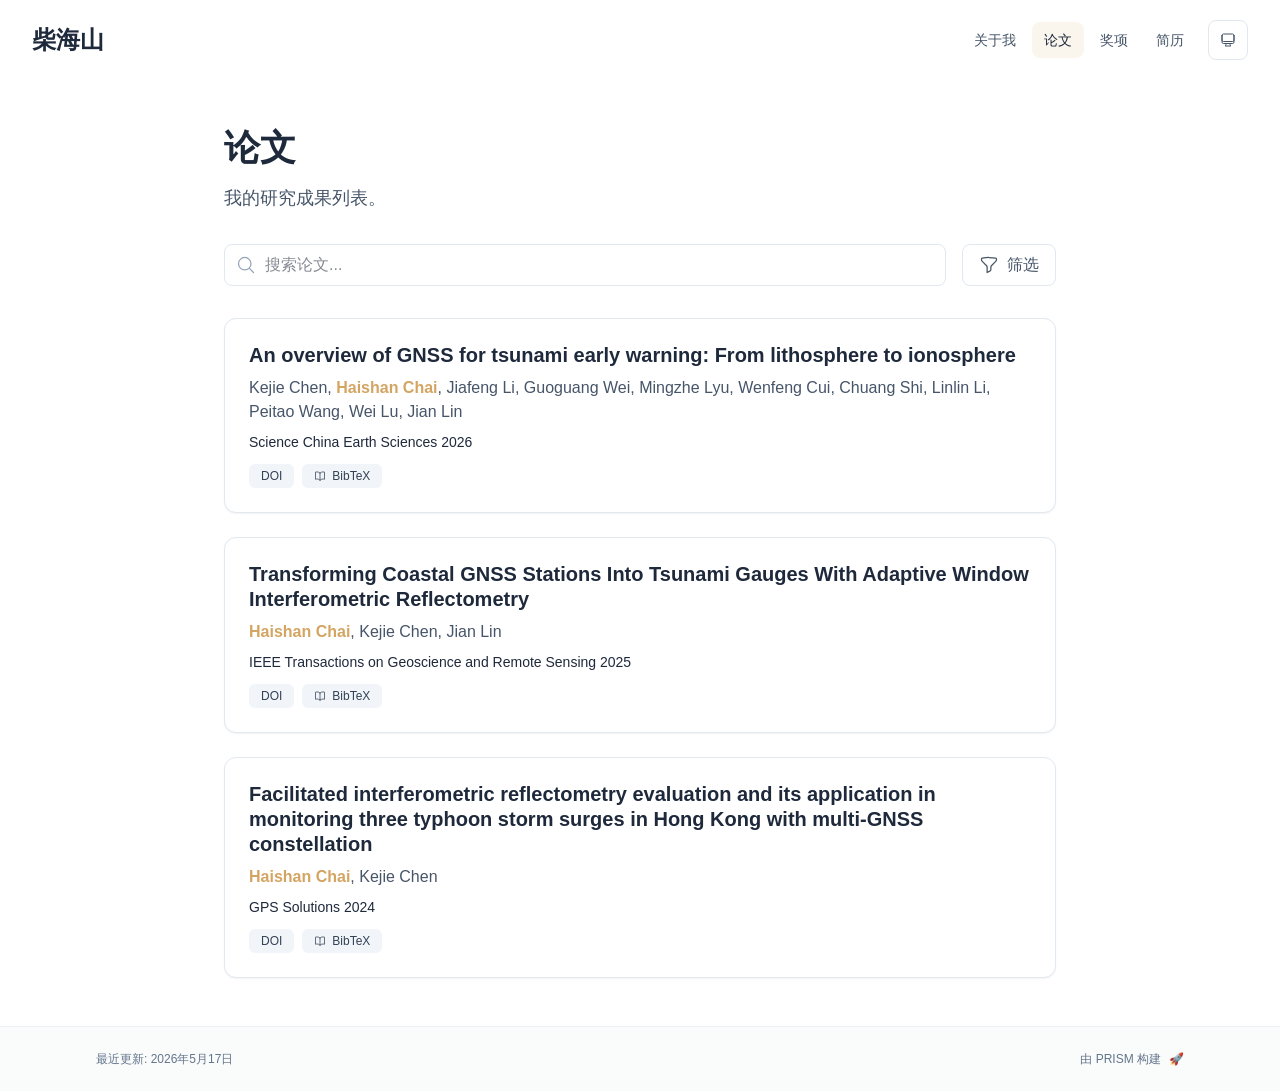
<file: publications/index.html>
<!DOCTYPE html><html lang="zh" class="scroll-smooth"><head><meta charSet="utf-8"/><meta name="viewport" content="width=device-width, initial-scale=1"/><link rel="stylesheet" href="/_next/static/css/f20830d74e8e9c0b.css" data-precedence="next"/><link rel="preload" as="script" fetchPriority="low" href="/_next/static/chunks/webpack-679b75d1c4c2027c.js"/><script src="/_next/static/chunks/4bd1b696-70b6d399998de86a.js" async=""></script><script src="/_next/static/chunks/684-5aaa8290a129f299.js" async=""></script><script src="/_next/static/chunks/main-app-625e696251109e75.js" async=""></script><script src="/_next/static/chunks/461-a9a5d7b05a71d978.js" async=""></script><script src="/_next/static/chunks/874-6cc630662f3664af.js" async=""></script><script src="/_next/static/chunks/291-e39730cc9327e39b.js" async=""></script><script src="/_next/static/chunks/app/layout-6dff53b7b53ae772.js" async=""></script><script src="/_next/static/chunks/178-595a94b9af1e67b5.js" async=""></script><script src="/_next/static/chunks/748-84df502d24ed20fb.js" async=""></script><script src="/_next/static/chunks/app/%5Bslug%5D/page-1a28be80c490d52c.js" async=""></script><link rel="icon" href="/favicon.svg" type="image/svg+xml"/><link rel="dns-prefetch" href="https://jialeliu.com"/><link rel="preconnect" href="https://jialeliu.com" crossorigin=""/><link rel="preload" as="font" type="font/woff2" href="https://jialeliu.com/fonts/georgiab.woff2" crossorigin=""/><script>
              try {
                const theme = localStorage.getItem('theme-storage');
                const parsed = theme ? JSON.parse(theme) : null;
                const setting = parsed?.state?.theme || 'system';
                const prefersDark = typeof window !== 'undefined' && window.matchMedia && window.matchMedia('(prefers-color-scheme: dark)').matches;
                const effective = setting === 'dark' ? 'dark' : (setting === 'light' ? 'light' : (prefersDark ? 'dark' : 'light'));
                var root = document.documentElement;
                root.classList.add(effective);
                root.setAttribute('data-theme', effective);
              } catch (e) {
                var root = document.documentElement;
                root.classList.add('light');
                root.setAttribute('data-theme', 'light');
              }
            </script><script>
    try {
      const cfg = {"enabled":true,"locales":["zh","en"],"defaultLocale":"zh","mode":"fixed","fixedLocale":"zh","persist":true,"switcher":false,"labels":{"zh":"中文","en":"English"}};
      const storageKey = 'locale-storage';
      const normalize = (value) => typeof value === 'string' ? value.trim().replace('_', '-').toLowerCase() : '';
      const matchLocale = (candidate) => {
        const normalized = normalize(candidate);
        if (!normalized) return null;
        if (cfg.locales.includes(normalized)) return normalized;
        const language = normalized.split('-')[0];
        if (cfg.locales.includes(language)) return language;
        return null;
      };

      let resolved = null;

      if (!cfg.enabled) {
        resolved = cfg.defaultLocale;
      } else if (cfg.persist) {
        resolved = matchLocale(localStorage.getItem(storageKey));
      }

      if (!resolved) {
        if (cfg.mode === 'fixed') {
          resolved = cfg.fixedLocale;
        } else {
          resolved = matchLocale(navigator.language);
        }
      }

      if (!resolved) {
        resolved = cfg.defaultLocale;
      }

      const root = document.documentElement;
      root.lang = resolved;
      root.setAttribute('data-locale', resolved);

      if (cfg.persist) {
        localStorage.setItem(storageKey, resolved);
      }
    } catch (e) {
      const root = document.documentElement;
      root.lang = 'zh';
      root.setAttribute('data-locale', 'zh');
    }
  </script><title>Publications | Haishan Chai</title><meta name="description" content="A collection of my research work."/><meta name="author" content="Haishan Chai"/><meta name="keywords" content="Haishan Chai,PhD,Research,Southern University of Science and Technology"/><meta name="creator" content="Haishan Chai"/><meta name="publisher" content="Haishan Chai"/><meta property="og:title" content="Haishan Chai"/><meta property="og:description" content="PhD student at the Department of Earth and Space Sciences, Southern University of Science and Technology."/><meta property="og:site_name" content="Haishan Chai&#x27;s Academic Website"/><meta property="og:locale" content="zh_CN"/><meta property="og:type" content="website"/><meta name="twitter:card" content="summary"/><meta name="twitter:title" content="Haishan Chai"/><meta name="twitter:description" content="PhD student at the Department of Earth and Space Sciences, Southern University of Science and Technology."/><link rel="icon" href="/favicon.svg"/><script>document.querySelectorAll('body link[rel="icon"], body link[rel="apple-touch-icon"]').forEach(el => document.head.appendChild(el))</script><script src="/_next/static/chunks/polyfills-42372ed130431b0a.js" noModule=""></script></head><body class="font-sans antialiased"><div style="visibility:hidden"><nav class="fixed top-0 left-0 right-0 z-50" data-headlessui-state=""><div class="transition-all duration-300 ease-out bg-transparent" style="transform:translateY(-100px)"><div class="max-w-7xl mx-auto px-4 sm:px-6 lg:px-8"><div class="flex justify-between items-center h-16 lg:h-20"><div class="flex-shrink-0" tabindex="0"><a class="text-xl lg:text-2xl font-serif font-semibold text-primary hover:text-accent transition-colors duration-200" href="/">Haishan Chai</a></div><div class="hidden lg:block"><div class="ml-10 flex items-center space-x-3"><div class="relative flex items-baseline space-x-1"><a data-nav-href="/" class="relative px-3 py-2 text-sm font-medium rounded-lg transition-colors duration-150 text-neutral-600" href="/">About</a><a data-nav-href="/publications" class="relative px-3 py-2 text-sm font-medium rounded-lg transition-colors duration-150 text-primary" href="/publications/">Publications</a><a data-nav-href="/teaching" class="relative px-3 py-2 text-sm font-medium rounded-lg transition-colors duration-150 text-neutral-600" href="/teaching/">Teaching</a><a data-nav-href="/awards" class="relative px-3 py-2 text-sm font-medium rounded-lg transition-colors duration-150 text-neutral-600" href="/awards/">Awards</a><a data-nav-href="/services" class="relative px-3 py-2 text-sm font-medium rounded-lg transition-colors duration-150 text-neutral-600" href="/services/">Services</a><a data-nav-href="/cv" class="relative px-3 py-2 text-sm font-medium rounded-lg transition-colors duration-150 text-neutral-600" href="/cv/">CV</a></div><div class="flex items-center justify-center w-10 h-10 rounded-lg border border-neutral-200 dark:border-[rgba(148,163,184,0.24)] bg-background dark:bg-neutral-800"><div class="w-4 h-4 rounded-full bg-neutral-300 animate-pulse"></div></div></div></div><div class="lg:hidden flex items-center space-x-2"><div class="flex items-center justify-center w-10 h-10 rounded-lg border border-neutral-200 dark:border-[rgba(148,163,184,0.24)] bg-background dark:bg-neutral-800"><div class="w-4 h-4 rounded-full bg-neutral-300 animate-pulse"></div></div><button class="inline-flex items-center justify-center p-2 rounded-md text-neutral-600 hover:text-primary hover:bg-neutral-100 dark:hover:bg-neutral-800 focus:outline-none focus:ring-2 focus:ring-inset focus:ring-accent transition-colors duration-200" id="headlessui-disclosure-button-«R7pdb»" type="button" aria-expanded="false" data-headlessui-state=""><span class="sr-only">Open main menu</span><div><svg xmlns="http://www.w3.org/2000/svg" fill="none" viewBox="0 0 24 24" stroke-width="1.5" stroke="currentColor" aria-hidden="true" data-slot="icon" class="block h-6 w-6"><path stroke-linecap="round" stroke-linejoin="round" d="M3.75 6.75h16.5M3.75 12h16.5m-16.5 5.25h16.5"></path></svg></div></button></div></div></div></div></nav><main class="min-h-screen pt-16 lg:pt-20"><div class="max-w-4xl mx-auto px-4 sm:px-6 lg:px-8 py-12"><div style="opacity:0;transform:translateY(20px)"><div class="mb-8"><h1 class="text-4xl font-serif font-bold text-primary mb-4">Publications</h1><p class="text-lg text-neutral-600 dark:text-neutral-500 max-w-2xl">A collection of my research work.</p></div><div class="mb-8 space-y-4"><div class="flex flex-col sm:flex-row gap-4"><div class="relative flex-grow"><svg xmlns="http://www.w3.org/2000/svg" fill="none" viewBox="0 0 24 24" stroke-width="1.5" stroke="currentColor" aria-hidden="true" data-slot="icon" class="absolute left-3 top-1/2 transform -translate-y-1/2 h-5 w-5 text-neutral-400"><path stroke-linecap="round" stroke-linejoin="round" d="m21 21-5.197-5.197m0 0A7.5 7.5 0 1 0 5.196 5.196a7.5 7.5 0 0 0 10.607 10.607Z"></path></svg><input type="text" placeholder="Search publications..." class="w-full pl-10 pr-4 py-2 rounded-lg border border-neutral-200 dark:border-neutral-800 bg-white dark:bg-neutral-900 focus:ring-2 focus:ring-accent focus:border-transparent transition-all duration-200" value=""/></div><button class="flex items-center justify-center px-4 py-2 rounded-lg border transition-all duration-200 bg-white dark:bg-neutral-900 border-neutral-200 dark:border-neutral-800 text-neutral-600 hover:border-accent hover:text-accent"><svg xmlns="http://www.w3.org/2000/svg" fill="none" viewBox="0 0 24 24" stroke-width="1.5" stroke="currentColor" aria-hidden="true" data-slot="icon" class="h-5 w-5 mr-2"><path stroke-linecap="round" stroke-linejoin="round" d="M12 3c2.755 0 5.455.232 8.083.678.533.09.917.556.917 1.096v1.044a2.25 2.25 0 0 1-.659 1.591l-5.432 5.432a2.25 2.25 0 0 0-.659 1.591v2.927a2.25 2.25 0 0 1-1.244 2.013L9.75 21v-6.568a2.25 2.25 0 0 0-.659-1.591L3.659 7.409A2.25 2.25 0 0 1 3 5.818V4.774c0-.54.384-1.006.917-1.096A48.32 48.32 0 0 1 12 3Z"></path></svg>Filters</button></div></div><div class="space-y-6"><div class="bg-white dark:bg-neutral-900 p-6 rounded-xl shadow-sm border border-neutral-200 dark:border-neutral-800 hover:shadow-md transition-all duration-200" style="opacity:0;transform:translateY(20px)"><div class="flex flex-col md:flex-row gap-6"><div class="flex-grow"><h3 class="text-xl font-semibold text-primary mb-2 leading-tight">An overview of GNSS for tsunami early warning: From lithosphere to ionosphere</h3><p class="text-base text-neutral-600 dark:text-neutral-400 mb-2"><span><span class=" ">Kejie Chen</span>, </span><span><span class="font-semibold text-accent ">Haishan Chai</span>, </span><span><span class=" ">Jiafeng Li</span>, </span><span><span class=" ">Guoguang Wei</span>, </span><span><span class=" ">Mingzhe Lyu</span>, </span><span><span class=" ">Wenfeng Cui</span>, </span><span><span class=" ">Chuang Shi</span>, </span><span><span class=" ">Linlin Li</span>, </span><span><span class=" ">Peitao Wang</span>, </span><span><span class=" ">Wei Lu</span>, </span><span><span class=" ">Jian Lin</span></span></p><p class="text-sm font-medium text-neutral-800 dark:text-neutral-600 mb-3">Science China Earth Sciences<!-- --> <!-- -->2026</p><div class="flex flex-wrap gap-2 mt-auto"><a href="https://doi.org/10.1007/s11430-025-1708-4" target="_blank" rel="noopener noreferrer" class="inline-flex items-center px-3 py-1 rounded-md text-xs font-medium bg-neutral-100 dark:bg-neutral-800 text-neutral-700 dark:text-neutral-300 hover:bg-accent hover:text-white transition-colors">DOI</a><button class="inline-flex items-center px-3 py-1 rounded-md text-xs font-medium transition-colors bg-neutral-100 dark:bg-neutral-800 text-neutral-700 dark:text-neutral-300 hover:bg-accent hover:text-white"><svg xmlns="http://www.w3.org/2000/svg" fill="none" viewBox="0 0 24 24" stroke-width="1.5" stroke="currentColor" aria-hidden="true" data-slot="icon" class="h-3 w-3 mr-1.5"><path stroke-linecap="round" stroke-linejoin="round" d="M12 6.042A8.967 8.967 0 0 0 6 3.75c-1.052 0-2.062.18-3 .512v14.25A8.987 8.987 0 0 1 6 18c2.305 0 4.408.867 6 2.292m0-14.25a8.966 8.966 0 0 1 6-2.292c1.052 0 2.062.18 3 .512v14.25A8.987 8.987 0 0 0 18 18a8.967 8.967 0 0 0-6 2.292m0-14.25v14.25"></path></svg>BibTeX</button></div></div></div></div><div class="bg-white dark:bg-neutral-900 p-6 rounded-xl shadow-sm border border-neutral-200 dark:border-neutral-800 hover:shadow-md transition-all duration-200" style="opacity:0;transform:translateY(20px)"><div class="flex flex-col md:flex-row gap-6"><div class="flex-grow"><h3 class="text-xl font-semibold text-primary mb-2 leading-tight">Transforming Coastal GNSS Stations Into Tsunami Gauges With Adaptive Window Interferometric Reflectometry</h3><p class="text-base text-neutral-600 dark:text-neutral-400 mb-2"><span><span class="font-semibold text-accent ">Haishan Chai</span>, </span><span><span class=" ">Kejie Chen</span>, </span><span><span class=" ">Jian Lin</span></span></p><p class="text-sm font-medium text-neutral-800 dark:text-neutral-600 mb-3">IEEE Transactions on Geoscience and Remote Sensing<!-- --> <!-- -->2025</p><div class="flex flex-wrap gap-2 mt-auto"><a href="https://doi.org/10.1109/TGRS.2025.3550744" target="_blank" rel="noopener noreferrer" class="inline-flex items-center px-3 py-1 rounded-md text-xs font-medium bg-neutral-100 dark:bg-neutral-800 text-neutral-700 dark:text-neutral-300 hover:bg-accent hover:text-white transition-colors">DOI</a><button class="inline-flex items-center px-3 py-1 rounded-md text-xs font-medium transition-colors bg-neutral-100 dark:bg-neutral-800 text-neutral-700 dark:text-neutral-300 hover:bg-accent hover:text-white"><svg xmlns="http://www.w3.org/2000/svg" fill="none" viewBox="0 0 24 24" stroke-width="1.5" stroke="currentColor" aria-hidden="true" data-slot="icon" class="h-3 w-3 mr-1.5"><path stroke-linecap="round" stroke-linejoin="round" d="M12 6.042A8.967 8.967 0 0 0 6 3.75c-1.052 0-2.062.18-3 .512v14.25A8.987 8.987 0 0 1 6 18c2.305 0 4.408.867 6 2.292m0-14.25a8.966 8.966 0 0 1 6-2.292c1.052 0 2.062.18 3 .512v14.25A8.987 8.987 0 0 0 18 18a8.967 8.967 0 0 0-6 2.292m0-14.25v14.25"></path></svg>BibTeX</button></div></div></div></div><div class="bg-white dark:bg-neutral-900 p-6 rounded-xl shadow-sm border border-neutral-200 dark:border-neutral-800 hover:shadow-md transition-all duration-200" style="opacity:0;transform:translateY(20px)"><div class="flex flex-col md:flex-row gap-6"><div class="flex-grow"><h3 class="text-xl font-semibold text-primary mb-2 leading-tight">Facilitated interferometric reflectometry evaluation and its application in monitoring three typhoon storm surges in Hong Kong with multi-GNSS constellation</h3><p class="text-base text-neutral-600 dark:text-neutral-400 mb-2"><span><span class="font-semibold text-accent ">Haishan Chai</span>, </span><span><span class=" ">Kejie Chen</span></span></p><p class="text-sm font-medium text-neutral-800 dark:text-neutral-600 mb-3">GPS Solutions<!-- --> <!-- -->2024</p><div class="flex flex-wrap gap-2 mt-auto"><a href="https://doi.org/10.1007/s10291-024-01642-6" target="_blank" rel="noopener noreferrer" class="inline-flex items-center px-3 py-1 rounded-md text-xs font-medium bg-neutral-100 dark:bg-neutral-800 text-neutral-700 dark:text-neutral-300 hover:bg-accent hover:text-white transition-colors">DOI</a><button class="inline-flex items-center px-3 py-1 rounded-md text-xs font-medium transition-colors bg-neutral-100 dark:bg-neutral-800 text-neutral-700 dark:text-neutral-300 hover:bg-accent hover:text-white"><svg xmlns="http://www.w3.org/2000/svg" fill="none" viewBox="0 0 24 24" stroke-width="1.5" stroke="currentColor" aria-hidden="true" data-slot="icon" class="h-3 w-3 mr-1.5"><path stroke-linecap="round" stroke-linejoin="round" d="M12 6.042A8.967 8.967 0 0 0 6 3.75c-1.052 0-2.062.18-3 .512v14.25A8.987 8.987 0 0 1 6 18c2.305 0 4.408.867 6 2.292m0-14.25a8.966 8.966 0 0 1 6-2.292c1.052 0 2.062.18 3 .512v14.25A8.987 8.987 0 0 0 18 18a8.967 8.967 0 0 0-6 2.292m0-14.25v14.25"></path></svg>BibTeX</button></div></div></div></div></div></div></div><!--$--><!--/$--><!--$--><!--/$--></main><footer class="border-t border-neutral-200/50 bg-neutral-50/50 dark:bg-neutral-900/50 dark:border-neutral-700/50"><div class="max-w-6xl mx-auto px-4 sm:px-6 lg:px-8 py-6"><div class="flex flex-col sm:flex-row justify-between items-center gap-2"><p class="text-xs text-neutral-500">Last updated<!-- -->: <!-- -->November 18, 2025</p><p class="text-xs text-neutral-500 flex items-center"><a href="https://github.com/xyjoey/PRISM" target="_blank" rel="noopener noreferrer">Built with PRISM</a><span class="ml-2">🚀</span></p></div></div></footer></div><script src="/_next/static/chunks/webpack-679b75d1c4c2027c.js" async=""></script><script>(self.__next_f=self.__next_f||[]).push([0])</script><script>self.__next_f.push([1,"1:\"$Sreact.fragment\"\n3:I[3719,[\"461\",\"static/chunks/461-a9a5d7b05a71d978.js\",\"874\",\"static/chunks/874-6cc630662f3664af.js\",\"291\",\"static/chunks/291-e39730cc9327e39b.js\",\"177\",\"static/chunks/app/layout-6dff53b7b53ae772.js\"],\"ThemeProvider\"]\n4:I[310,[\"461\",\"static/chunks/461-a9a5d7b05a71d978.js\",\"874\",\"static/chunks/874-6cc630662f3664af.js\",\"291\",\"static/chunks/291-e39730cc9327e39b.js\",\"177\",\"static/chunks/app/layout-6dff53b7b53ae772.js\"],\"LocaleProvider\"]\n5:I[4574,[\"461\",\"static/chunks/461-a9a5d7b05a71d978.js\",\"874\",\"static/chunks/874-6cc630662f3664af.js\",\"291\",\"static/chunks/291-e39730cc9327e39b.js\",\"177\",\"static/chunks/app/layout-6dff53b7b53ae772.js\"],\"default\"]\n6:I[7555,[],\"\"]\n7:I[1295,[],\"\"]\n8:I[2548,[\"461\",\"static/chunks/461-a9a5d7b05a71d978.js\",\"874\",\"static/chunks/874-6cc630662f3664af.js\",\"291\",\"static/chunks/291-e39730cc9327e39b.js\",\"177\",\"static/chunks/app/layout-6dff53b7b53ae772.js\"],\"default\"]\na:I[9665,[],\"MetadataBoundary\"]\nc:I[9665,[],\"OutletBoundary\"]\nf:I[4911,[],\"AsyncMetadataOutlet\"]\n11:I[9665,[],\"ViewportBoundary\"]\n13:I[6614,[],\"\"]\n:HL[\"/_next/static/css/f20830d74e8e9c0b.css\",\"style\"]\n2:T5d9,\n    try {\n      const cfg = {\"enabled\":true,\"locales\":[\"zh\",\"en\"],\"defaultLocale\":\"zh\",\"mode\":\"fixed\",\"fixedLocale\":\"zh\",\"persist\":true,\"switcher\":false,\"labels\":{\"zh\":\"中文\",\"en\":\"English\"}};\n      const storageKey = 'locale-storage';\n      const normalize = (value) =\u003e typeof value === 'string' ? value.trim().replace('_', '-').toLowerCase() : '';\n      const matchLocale = (candidate) =\u003e {\n        const normalized = normalize(candidate);\n        if (!normalized) return null;\n        if (cfg.locales.includes(normalized)) return normalized;\n        const language = normalized.split('-')[0];\n        if (cfg.locales.includes(language)) return language;\n        return null;\n      };\n\n      let resolved = null;\n\n      if (!cfg.enabled) {\n        resolved = cfg.defaultLocale;\n      } else if (cfg.persist) {\n        resolved = matchLocale(localStorage.getItem(storageKey));\n      }\n\n      if (!resolved) {\n        if"])</script><script>self.__next_f.push([1," (cfg.mode === 'fixed') {\n          resolved = cfg.fixedLocale;\n        } else {\n          resolved = matchLocale(navigator.language);\n        }\n      }\n\n      if (!resolved) {\n        resolved = cfg.defaultLocale;\n      }\n\n      const root = document.documentElement;\n      root.lang = resolved;\n      root.setAttribute('data-locale', resolved);\n\n      if (cfg.persist) {\n        localStorage.setItem(storageKey, resolved);\n      }\n    } catch (e) {\n      const root = document.documentElement;\n      root.lang = 'zh';\n      root.setAttribute('data-locale', 'zh');\n    }\n  "])</script><script>self.__next_f.push([1,"0:{\"P\":null,\"b\":\"k2-D_tWzPw0Fo2FEbgK9Y\",\"p\":\"\",\"c\":[\"\",\"publications\",\"\"],\"i\":false,\"f\":[[[\"\",{\"children\":[[\"slug\",\"publications\",\"d\"],{\"children\":[\"__PAGE__\",{}]}]},\"$undefined\",\"$undefined\",true],[\"\",[\"$\",\"$1\",\"c\",{\"children\":[[[\"$\",\"link\",\"0\",{\"rel\":\"stylesheet\",\"href\":\"/_next/static/css/f20830d74e8e9c0b.css\",\"precedence\":\"next\",\"crossOrigin\":\"$undefined\",\"nonce\":\"$undefined\"}]],[\"$\",\"html\",null,{\"lang\":\"zh\",\"className\":\"scroll-smooth\",\"suppressHydrationWarning\":true,\"children\":[[\"$\",\"head\",null,{\"children\":[[\"$\",\"link\",null,{\"rel\":\"icon\",\"href\":\"/favicon.svg\",\"type\":\"image/svg+xml\"}],[\"$\",\"link\",null,{\"rel\":\"dns-prefetch\",\"href\":\"https://jialeliu.com\"}],[\"$\",\"link\",null,{\"rel\":\"preconnect\",\"href\":\"https://jialeliu.com\",\"crossOrigin\":\"\"}],[\"$\",\"link\",null,{\"rel\":\"preload\",\"as\":\"font\",\"type\":\"font/woff2\",\"href\":\"https://jialeliu.com/fonts/georgiab.woff2\",\"crossOrigin\":\"\"}],[\"$\",\"script\",null,{\"dangerouslySetInnerHTML\":{\"__html\":\"\\n              try {\\n                const theme = localStorage.getItem('theme-storage');\\n                const parsed = theme ? JSON.parse(theme) : null;\\n                const setting = parsed?.state?.theme || 'system';\\n                const prefersDark = typeof window !== 'undefined' \u0026\u0026 window.matchMedia \u0026\u0026 window.matchMedia('(prefers-color-scheme: dark)').matches;\\n                const effective = setting === 'dark' ? 'dark' : (setting === 'light' ? 'light' : (prefersDark ? 'dark' : 'light'));\\n                var root = document.documentElement;\\n                root.classList.add(effective);\\n                root.setAttribute('data-theme', effective);\\n              } catch (e) {\\n                var root = document.documentElement;\\n                root.classList.add('light');\\n                root.setAttribute('data-theme', 'light');\\n              }\\n            \"}}],[\"$\",\"script\",null,{\"dangerouslySetInnerHTML\":{\"__html\":\"$2\"}}]]}],[\"$\",\"body\",null,{\"className\":\"font-sans antialiased\",\"children\":[\"$\",\"$L3\",null,{\"children\":[\"$\",\"$L4\",null,{\"config\":{\"enabled\":true,\"locales\":[\"zh\",\"en\"],\"defaultLocale\":\"zh\",\"mode\":\"fixed\",\"fixedLocale\":\"zh\",\"persist\":true,\"switcher\":false,\"labels\":{\"zh\":\"中文\",\"en\":\"English\"}},\"children\":[[\"$\",\"$L5\",null,{\"items\":[{\"title\":\"About\",\"type\":\"page\",\"target\":\"about\",\"href\":\"/\"},{\"title\":\"Publications\",\"type\":\"page\",\"target\":\"publications\",\"href\":\"/publications\"},{\"title\":\"Teaching\",\"type\":\"page\",\"target\":\"teaching\",\"href\":\"/teaching\"},{\"title\":\"Awards\",\"type\":\"page\",\"target\":\"awards\",\"href\":\"/awards\"},{\"title\":\"Services\",\"type\":\"page\",\"target\":\"services\",\"href\":\"/services\"},{\"title\":\"CV\",\"type\":\"page\",\"target\":\"cv\",\"href\":\"/cv\"}],\"siteTitle\":\"Haishan Chai\",\"enableOnePageMode\":false,\"i18n\":\"$0:f:0:1:1:props:children:1:props:children:1:props:children:props:children:props:config\",\"itemsByLocale\":{\"zh\":[{\"title\":\"关于我\",\"type\":\"page\",\"target\":\"about\",\"href\":\"/\"},{\"title\":\"论文\",\"type\":\"page\",\"target\":\"publications\",\"href\":\"/publications\"},{\"title\":\"奖项\",\"type\":\"page\",\"target\":\"awards\",\"href\":\"/awards\"},{\"title\":\"简历\",\"type\":\"page\",\"target\":\"cv\",\"href\":\"/cv\"}],\"en\":[{\"title\":\"About\",\"type\":\"page\",\"target\":\"about\",\"href\":\"/\"},{\"title\":\"Publications\",\"type\":\"page\",\"target\":\"publications\",\"href\":\"/publications\"},{\"title\":\"Teaching\",\"type\":\"page\",\"target\":\"teaching\",\"href\":\"/teaching\"},{\"title\":\"Awards\",\"type\":\"page\",\"target\":\"awards\",\"href\":\"/awards\"},{\"title\":\"Services\",\"type\":\"page\",\"target\":\"services\",\"href\":\"/services\"},{\"title\":\"CV\",\"type\":\"page\",\"target\":\"cv\",\"href\":\"/cv\"}]},\"siteTitleByLocale\":{\"zh\":\"柴海山\",\"en\":\"Haishan Chai\"}}],[\"$\",\"main\",null,{\"className\":\"min-h-screen pt-16 lg:pt-20\",\"children\":[\"$\",\"$L6\",null,{\"parallelRouterKey\":\"children\",\"error\":\"$undefined\",\"errorStyles\":\"$undefined\",\"errorScripts\":\"$undefined\",\"template\":[\"$\",\"$L7\",null,{}],\"templateStyles\":\"$undefined\",\"templateScripts\":\"$undefined\",\"notFound\":[[[\"$\",\"title\",null,{\"children\":\"404: This page could not be found.\"}],[\"$\",\"div\",null,{\"style\":{\"fontFamily\":\"system-ui,\\\"Segoe UI\\\",Roboto,Helvetica,Arial,sans-serif,\\\"Apple Color Emoji\\\",\\\"Segoe UI Emoji\\\"\",\"height\":\"100vh\",\"textAlign\":\"center\",\"display\":\"flex\",\"flexDirection\":\"column\",\"alignItems\":\"center\",\"justifyContent\":\"center\"},\"children\":[\"$\",\"div\",null,{\"children\":[[\"$\",\"style\",null,{\"dangerouslySetInnerHTML\":{\"__html\":\"body{color:#000;background:#fff;margin:0}.next-error-h1{border-right:1px solid rgba(0,0,0,.3)}@media (prefers-color-scheme:dark){body{color:#fff;background:#000}.next-error-h1{border-right:1px solid rgba(255,255,255,.3)}}\"}}],[\"$\",\"h1\",null,{\"className\":\"next-error-h1\",\"style\":{\"display\":\"inline-block\",\"margin\":\"0 20px 0 0\",\"padding\":\"0 23px 0 0\",\"fontSize\":24,\"fontWeight\":500,\"verticalAlign\":\"top\",\"lineHeight\":\"49px\"},\"children\":404}],[\"$\",\"div\",null,{\"style\":{\"display\":\"inline-block\"},\"children\":[\"$\",\"h2\",null,{\"style\":{\"fontSize\":14,\"fontWeight\":400,\"lineHeight\":\"49px\",\"margin\":0},\"children\":\"This page could not be found.\"}]}]]}]}]],[]],\"forbidden\":\"$undefined\",\"unauthorized\":\"$undefined\"}]}],[\"$\",\"$L8\",null,{\"lastUpdated\":\"November 18, 2025\",\"lastUpdatedByLocale\":{\"zh\":\"2026年5月17日\",\"en\":\"November 18, 2025\"},\"defaultLocale\":\"zh\"}]]}]}]}]]}]]}],{\"children\":[[\"slug\",\"publications\",\"d\"],[\"$\",\"$1\",\"c\",{\"children\":[null,[\"$\",\"$L6\",null,{\"parallelRouterKey\":\"children\",\"error\":\"$undefined\",\"errorStyles\":\"$undefined\",\"errorScripts\":\"$undefined\",\"template\":[\"$\",\"$L7\",null,{}],\"templateStyles\":\"$undefined\",\"templateScripts\":\"$undefined\",\"notFound\":\"$undefined\",\"forbidden\":\"$undefined\",\"unauthorized\":\"$undefined\"}]]}],{\"children\":[\"__PAGE__\",[\"$\",\"$1\",\"c\",{\"children\":[\"$L9\",[\"$\",\"$La\",null,{\"children\":\"$Lb\"}],null,[\"$\",\"$Lc\",null,{\"children\":[\"$Ld\",\"$Le\",[\"$\",\"$Lf\",null,{\"promise\":\"$@10\"}]]}]]}],{},null,false]},null,false]},null,false],[\"$\",\"$1\",\"h\",{\"children\":[null,[\"$\",\"$1\",\"8tMKPIDZUL59jBj8ruNxO\",{\"children\":[[\"$\",\"$L11\",null,{\"children\":\"$L12\"}],null]}],null]}],false]],\"m\":\"$undefined\",\"G\":[\"$13\",\"$undefined\"],\"s\":false,\"S\":true}\n"])</script><script>self.__next_f.push([1,"14:\"$Sreact.suspense\"\n15:I[4911,[],\"AsyncMetadata\"]\n17:I[2382,[\"461\",\"static/chunks/461-a9a5d7b05a71d978.js\",\"178\",\"static/chunks/178-595a94b9af1e67b5.js\",\"748\",\"static/chunks/748-84df502d24ed20fb.js\",\"182\",\"static/chunks/app/%5Bslug%5D/page-1a28be80c490d52c.js\"],\"default\"]\nb:[\"$\",\"$14\",null,{\"fallback\":null,\"children\":[\"$\",\"$L15\",null,{\"promise\":\"$@16\"}]}]\n"])</script><script>self.__next_f.push([1,"9:[\"$\",\"$L17\",null,{\"dataByLocale\":{\"zh\":{\"type\":\"publication\",\"config\":{\"type\":\"publication\",\"title\":\"论文\",\"description\":\"我的研究成果列表。\",\"source\":\"publications.bib\"},\"publications\":[{\"id\":\"chen2026\",\"title\":\"An overview of GNSS for tsunami early warning: From lithosphere to ionosphere\",\"titleNodes\":[{\"type\":\"text\",\"text\":\"An overview of GNSS for tsunami early warning: From lithosphere to ionosphere\"}],\"authors\":[{\"name\":\"Kejie Chen\",\"isHighlighted\":false,\"isCorresponding\":false,\"isCoAuthor\":false},{\"name\":\"Haishan Chai\",\"isHighlighted\":true,\"isCorresponding\":false,\"isCoAuthor\":false},{\"name\":\"Jiafeng Li\",\"isHighlighted\":false,\"isCorresponding\":false,\"isCoAuthor\":false},{\"name\":\"Guoguang Wei\",\"isHighlighted\":false,\"isCorresponding\":false,\"isCoAuthor\":false},{\"name\":\"Mingzhe Lyu\",\"isHighlighted\":false,\"isCorresponding\":false,\"isCoAuthor\":false},{\"name\":\"Wenfeng Cui\",\"isHighlighted\":false,\"isCorresponding\":false,\"isCoAuthor\":false},{\"name\":\"Chuang Shi\",\"isHighlighted\":false,\"isCorresponding\":false,\"isCoAuthor\":false},{\"name\":\"Linlin Li\",\"isHighlighted\":false,\"isCorresponding\":false,\"isCoAuthor\":false},{\"name\":\"Peitao Wang\",\"isHighlighted\":false,\"isCorresponding\":false,\"isCoAuthor\":false},{\"name\":\"Wei Lu\",\"isHighlighted\":false,\"isCorresponding\":false,\"isCoAuthor\":false},{\"name\":\"Jian Lin\",\"isHighlighted\":false,\"isCorresponding\":false,\"isCoAuthor\":false}],\"year\":2026,\"type\":\"journal\",\"status\":\"published\",\"tags\":[],\"keywords\":\"$9:props:dataByLocale:zh:publications:0:tags\",\"researchArea\":\"machine-learning\",\"journal\":\"Science China Earth Sciences\",\"conference\":\"\",\"volume\":\"69\",\"issue\":\"3\",\"pages\":\"898--912\",\"doi\":\"10.1007/s11430-025-1708-4\",\"url\":\"10.1007/s11430-025-1708-4\",\"abstract\":\"\",\"description\":\"\",\"selected\":false,\"bibtex\":\"@article{chen2026,\\n  title = {An overview of GNSS for tsunami early warning: From lithosphere to ionosphere},\\n  author = {Kejie Chen and Haishan Chai and Jiafeng Li and Guoguang Wei and Mingzhe Lyu and Wenfeng Cui and Chuang Shi and Linlin Li and Peitao Wang and Wei Lu and Jian Lin},\\n  journal = {Science China Earth Sciences},\\n  year = {2026},\\n  volume = {69},\\n  number = {3},\\n  pages = {898--912},\\n  isbn = {1869-1897},\\n  doi = {10.1007/s11430-025-1708-4},\\n  url = {10.1007/s11430-025-1708-4}\\n}\"},{\"id\":\"10925554\",\"title\":\"Transforming Coastal GNSS Stations Into Tsunami Gauges With Adaptive Window Interferometric Reflectometry\",\"titleNodes\":[{\"type\":\"text\",\"text\":\"Transforming Coastal GNSS Stations Into Tsunami Gauges With Adaptive Window Interferometric Reflectometry\"}],\"authors\":[{\"name\":\"Haishan Chai\",\"isHighlighted\":true,\"isCorresponding\":false,\"isCoAuthor\":false},{\"name\":\"Kejie Chen\",\"isHighlighted\":false,\"isCorresponding\":false,\"isCoAuthor\":false},{\"name\":\"Jian Lin\",\"isHighlighted\":false,\"isCorresponding\":false,\"isCoAuthor\":false}],\"year\":2025,\"type\":\"journal\",\"status\":\"published\",\"tags\":[\"Tsunami;Monitoring;Global navigation satellite system;Sea level;Tides;Surges;Storms;Signal to noise ratio;Sea measurements;Sea surface;Adaptive window;global navigation satellite system interferometric reflectometry (GNSS-IR);sea level;signal-to-noise ratio (SNR);tsunami\"],\"keywords\":\"$9:props:dataByLocale:zh:publications:1:tags\",\"researchArea\":\"signal-processing\",\"journal\":\"IEEE Transactions on Geoscience and Remote Sensing\",\"conference\":\"\",\"volume\":\"63\",\"issue\":\"\",\"pages\":\"1-10\",\"doi\":\"10.1109/TGRS.2025.3550744\",\"abstract\":\"\",\"description\":\"\",\"selected\":false,\"bibtex\":\"@ARTICLE{10925554,\\n  author = {Chai, Haishan and Chen, Kejie and Lin, Jian},\\n  journal = {IEEE Transactions on Geoscience and Remote Sensing},\\n  title = {Transforming Coastal GNSS Stations Into Tsunami Gauges With Adaptive Window Interferometric Reflectometry},\\n  year = {2025},\\n  volume = {63},\\n  number = {},\\n  pages = {1-10},\\n  doi = {10.1109/TGRS.2025.3550744}\\n}\"},{\"id\":\"chai2024\",\"title\":\"Facilitated interferometric reflectometry evaluation and its application in monitoring three typhoon storm surges in Hong Kong with multi-GNSS constellation\",\"titleNodes\":[{\"type\":\"text\",\"text\":\"Facilitated interferometric reflectometry evaluation and its application in monitoring three typhoon storm surges in Hong Kong with multi-GNSS constellation\"}],\"authors\":[{\"name\":\"Haishan Chai\",\"isHighlighted\":true,\"isCorresponding\":false,\"isCoAuthor\":false},{\"name\":\"Kejie Chen\",\"isHighlighted\":false,\"isCorresponding\":false,\"isCoAuthor\":false}],\"year\":2024,\"type\":\"journal\",\"status\":\"published\",\"tags\":[],\"keywords\":\"$9:props:dataByLocale:zh:publications:2:tags\",\"researchArea\":\"machine-learning\",\"journal\":\"GPS Solutions\",\"conference\":\"\",\"volume\":\"28\",\"issue\":\"3\",\"pages\":\"99\",\"doi\":\"10.1007/s10291-024-01642-6\",\"url\":\"https://doi.org/10.1007/s10291-024-01642-6\",\"abstract\":\"\",\"description\":\"\",\"selected\":false,\"bibtex\":\"@article{chai2024,\\n  title = {Facilitated interferometric reflectometry evaluation and its application in monitoring three typhoon storm surges in Hong Kong with multi-GNSS constellation},\\n  author = {Haishan Chai and Kejie Chen},\\n  journal = {GPS Solutions},\\n  year = {2024},\\n  volume = {28},\\n  number = {3},\\n  pages = {99},\\n  isbn = {1521-1886},\\n  doi = {10.1007/s10291-024-01642-6},\\n  url = {https://doi.org/10.1007/s10291-024-01642-6}\\n}\"}]},\"en\":{\"type\":\"publication\",\"config\":{\"type\":\"publication\",\"title\":\"Publications\",\"description\":\"A collection of my research work.\",\"source\":\"publications.bib\"},\"publications\":[{\"id\":\"chen2026\",\"title\":\"An overview of GNSS for tsunami early warning: From lithosphere to ionosphere\",\"titleNodes\":[{\"type\":\"text\",\"text\":\"An overview of GNSS for tsunami early warning: From lithosphere to ionosphere\"}],\"authors\":[{\"name\":\"Kejie Chen\",\"isHighlighted\":false,\"isCorresponding\":false,\"isCoAuthor\":false},{\"name\":\"Haishan Chai\",\"isHighlighted\":true,\"isCorresponding\":false,\"isCoAuthor\":false},{\"name\":\"Jiafeng Li\",\"isHighlighted\":false,\"isCorresponding\":false,\"isCoAuthor\":false},{\"name\":\"Guoguang Wei\",\"isHighlighted\":false,\"isCorresponding\":false,\"isCoAuthor\":false},{\"name\":\"Mingzhe Lyu\",\"isHighlighted\":false,\"isCorresponding\":false,\"isCoAuthor\":false},{\"name\":\"Wenfeng Cui\",\"isHighlighted\":false,\"isCorresponding\":false,\"isCoAuthor\":false},{\"name\":\"Chuang Shi\",\"isHighlighted\":false,\"isCorresponding\":false,\"isCoAuthor\":false},{\"name\":\"Linlin Li\",\"isHighlighted\":false,\"isCorresponding\":false,\"isCoAuthor\":false},{\"name\":\"Peitao Wang\",\"isHighlighted\":false,\"isCorresponding\":false,\"isCoAuthor\":false},{\"name\":\"Wei Lu\",\"isHighlighted\":false,\"isCorresponding\":false,\"isCoAuthor\":false},{\"name\":\"Jian Lin\",\"isHighlighted\":false,\"isCorresponding\":false,\"isCoAuthor\":false}],\"year\":2026,\"type\":\"journal\",\"status\":\"published\",\"tags\":[],\"keywords\":\"$9:props:dataByLocale:en:publications:0:tags\",\"researchArea\":\"machine-learning\",\"journal\":\"Science China Earth Sciences\",\"conference\":\"\",\"volume\":\"69\",\"issue\":\"3\",\"pages\":\"898--912\",\"doi\":\"10.1007/s11430-025-1708-4\",\"url\":\"10.1007/s11430-025-1708-4\",\"abstract\":\"\",\"description\":\"\",\"selected\":false,\"bibtex\":\"@article{chen2026,\\n  title = {An overview of GNSS for tsunami early warning: From lithosphere to ionosphere},\\n  author = {Kejie Chen and Haishan Chai and Jiafeng Li and Guoguang Wei and Mingzhe Lyu and Wenfeng Cui and Chuang Shi and Linlin Li and Peitao Wang and Wei Lu and Jian Lin},\\n  journal = {Science China Earth Sciences},\\n  year = {2026},\\n  volume = {69},\\n  number = {3},\\n  pages = {898--912},\\n  isbn = {1869-1897},\\n  doi = {10.1007/s11430-025-1708-4},\\n  url = {10.1007/s11430-025-1708-4}\\n}\"},{\"id\":\"10925554\",\"title\":\"Transforming Coastal GNSS Stations Into Tsunami Gauges With Adaptive Window Interferometric Reflectometry\",\"titleNodes\":[{\"type\":\"text\",\"text\":\"Transforming Coastal GNSS Stations Into Tsunami Gauges With Adaptive Window Interferometric Reflectometry\"}],\"authors\":[{\"name\":\"Haishan Chai\",\"isHighlighted\":true,\"isCorresponding\":false,\"isCoAuthor\":false},{\"name\":\"Kejie Chen\",\"isHighlighted\":false,\"isCorresponding\":false,\"isCoAuthor\":false},{\"name\":\"Jian Lin\",\"isHighlighted\":false,\"isCorresponding\":false,\"isCoAuthor\":false}],\"year\":2025,\"type\":\"journal\",\"status\":\"published\",\"tags\":[\"Tsunami;Monitoring;Global navigation satellite system;Sea level;Tides;Surges;Storms;Signal to noise ratio;Sea measurements;Sea surface;Adaptive window;global navigation satellite system interferometric reflectometry (GNSS-IR);sea level;signal-to-noise ratio (SNR);tsunami\"],\"keywords\":\"$9:props:dataByLocale:en:publications:1:tags\",\"researchArea\":\"signal-processing\",\"journal\":\"IEEE Transactions on Geoscience and Remote Sensing\",\"conference\":\"\",\"volume\":\"63\",\"issue\":\"\",\"pages\":\"1-10\",\"doi\":\"10.1109/TGRS.2025.3550744\",\"abstract\":\"\",\"description\":\"\",\"selected\":false,\"bibtex\":\"@ARTICLE{10925554,\\n  author = {Chai, Haishan and Chen, Kejie and Lin, Jian},\\n  journal = {IEEE Transactions on Geoscience and Remote Sensing},\\n  title = {Transforming Coastal GNSS Stations Into Tsunami Gauges With Adaptive Window Interferometric Reflectometry},\\n  year = {2025},\\n  volume = {63},\\n  number = {},\\n  pages = {1-10},\\n  doi = {10.1109/TGRS.2025.3550744}\\n}\"},{\"id\":\"chai2024\",\"title\":\"Facilitated interferometric reflectometry evaluation and its application in monitoring three typhoon storm surges in Hong Kong with multi-GNSS constellation\",\"titleNodes\":[{\"type\":\"text\",\"text\":\"Facilitated interferometric reflectometry evaluation and its application in monitoring three typhoon storm surges in Hong Kong with multi-GNSS constellation\"}],\"authors\":[{\"name\":\"Haishan Chai\",\"isHighlighted\":true,\"isCorresponding\":false,\"isCoAuthor\":false},{\"name\":\"Kejie Chen\",\"isHighlighted\":false,\"isCorresponding\":false,\"isCoAuthor\":false}],\"year\":2024,\"type\":\"journal\",\"status\":\"published\",\"tags\":[],\"keywords\":\"$9:props:dataByLocale:en:publications:2:tags\",\"researchArea\":\"machine-learning\",\"journal\":\"GPS Solutions\",\"conference\":\"\",\"volume\":\"28\",\"issue\":\"3\",\"pages\":\"99\",\"doi\":\"10.1007/s10291-024-01642-6\",\"url\":\"https://doi.org/10.1007/s10291-024-01642-6\",\"abstract\":\"\",\"description\":\"\",\"selected\":false,\"bibtex\":\"@article{chai2024,\\n  title = {Facilitated interferometric reflectometry evaluation and its application in monitoring three typhoon storm surges in Hong Kong with multi-GNSS constellation},\\n  author = {Haishan Chai and Kejie Chen},\\n  journal = {GPS Solutions},\\n  year = {2024},\\n  volume = {28},\\n  number = {3},\\n  pages = {99},\\n  isbn = {1521-1886},\\n  doi = {10.1007/s10291-024-01642-6},\\n  url = {https://doi.org/10.1007/s10291-024-01642-6}\\n}\"}]}},\"defaultLocale\":\"zh\"}]\n"])</script><script>self.__next_f.push([1,"e:null\n"])</script><script>self.__next_f.push([1,"12:[[\"$\",\"meta\",\"0\",{\"charSet\":\"utf-8\"}],[\"$\",\"meta\",\"1\",{\"name\":\"viewport\",\"content\":\"width=device-width, initial-scale=1\"}]]\nd:null\n"])</script><script>self.__next_f.push([1,"16:{\"metadata\":[[\"$\",\"title\",\"0\",{\"children\":\"Publications | Haishan Chai\"}],[\"$\",\"meta\",\"1\",{\"name\":\"description\",\"content\":\"A collection of my research work.\"}],[\"$\",\"meta\",\"2\",{\"name\":\"author\",\"content\":\"Haishan Chai\"}],[\"$\",\"meta\",\"3\",{\"name\":\"keywords\",\"content\":\"Haishan Chai,PhD,Research,Southern University of Science and Technology\"}],[\"$\",\"meta\",\"4\",{\"name\":\"creator\",\"content\":\"Haishan Chai\"}],[\"$\",\"meta\",\"5\",{\"name\":\"publisher\",\"content\":\"Haishan Chai\"}],[\"$\",\"meta\",\"6\",{\"property\":\"og:title\",\"content\":\"Haishan Chai\"}],[\"$\",\"meta\",\"7\",{\"property\":\"og:description\",\"content\":\"PhD student at the Department of Earth and Space Sciences, Southern University of Science and Technology.\"}],[\"$\",\"meta\",\"8\",{\"property\":\"og:site_name\",\"content\":\"Haishan Chai's Academic Website\"}],[\"$\",\"meta\",\"9\",{\"property\":\"og:locale\",\"content\":\"zh_CN\"}],[\"$\",\"meta\",\"10\",{\"property\":\"og:type\",\"content\":\"website\"}],[\"$\",\"meta\",\"11\",{\"name\":\"twitter:card\",\"content\":\"summary\"}],[\"$\",\"meta\",\"12\",{\"name\":\"twitter:title\",\"content\":\"Haishan Chai\"}],[\"$\",\"meta\",\"13\",{\"name\":\"twitter:description\",\"content\":\"PhD student at the Department of Earth and Space Sciences, Southern University of Science and Technology.\"}],[\"$\",\"link\",\"14\",{\"rel\":\"icon\",\"href\":\"/favicon.svg\"}]],\"error\":null,\"digest\":\"$undefined\"}\n10:{\"metadata\":\"$16:metadata\",\"error\":null,\"digest\":\"$undefined\"}\n"])</script></body></html>
</file>
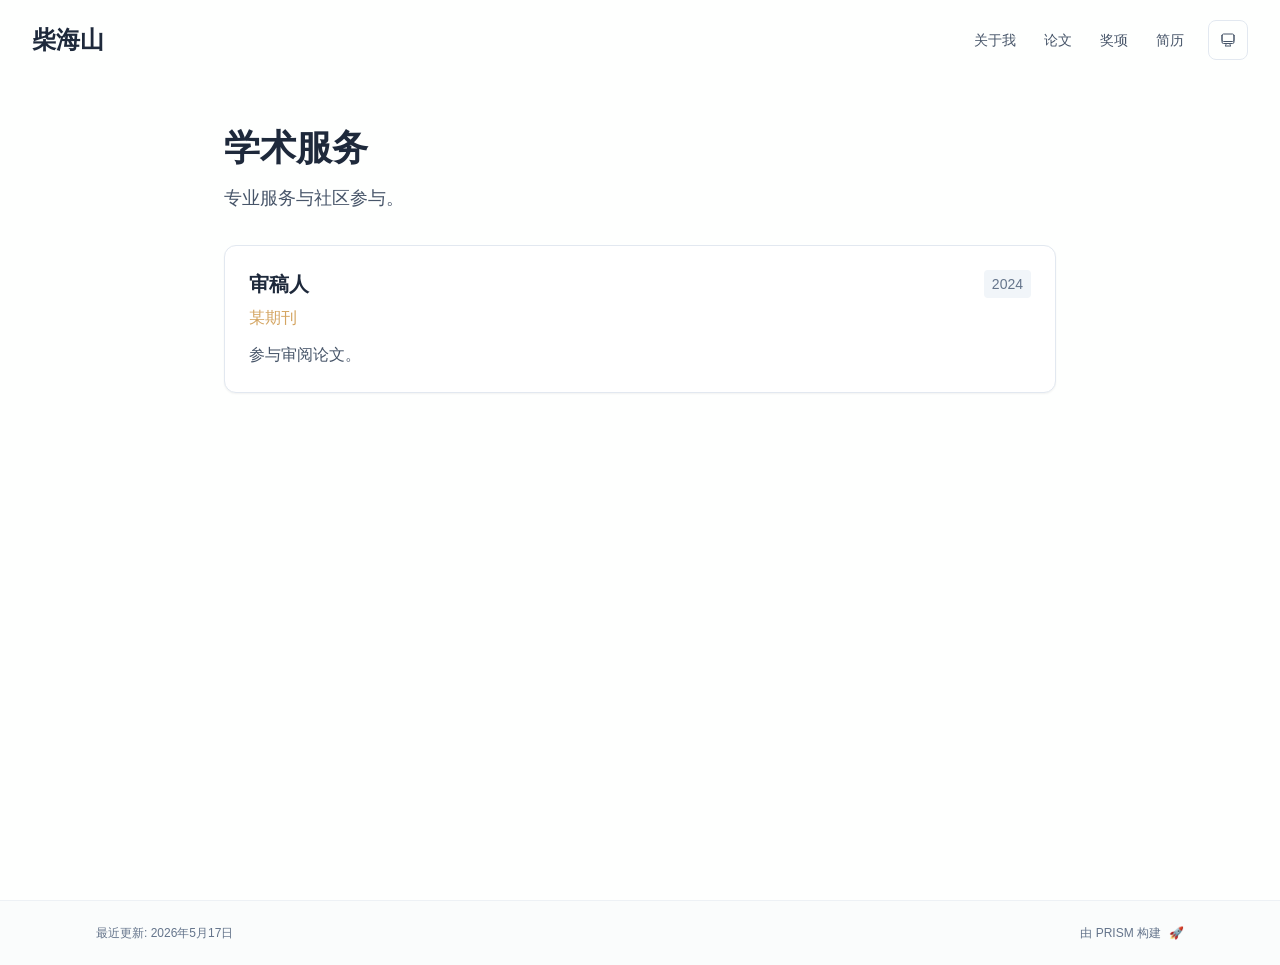
<file: services/index.html>
<!DOCTYPE html><html lang="zh" class="scroll-smooth"><head><meta charSet="utf-8"/><meta name="viewport" content="width=device-width, initial-scale=1"/><link rel="stylesheet" href="/_next/static/css/f20830d74e8e9c0b.css" data-precedence="next"/><link rel="preload" as="script" fetchPriority="low" href="/_next/static/chunks/webpack-679b75d1c4c2027c.js"/><script src="/_next/static/chunks/4bd1b696-70b6d399998de86a.js" async=""></script><script src="/_next/static/chunks/684-5aaa8290a129f299.js" async=""></script><script src="/_next/static/chunks/main-app-625e696251109e75.js" async=""></script><script src="/_next/static/chunks/461-a9a5d7b05a71d978.js" async=""></script><script src="/_next/static/chunks/874-6cc630662f3664af.js" async=""></script><script src="/_next/static/chunks/291-e39730cc9327e39b.js" async=""></script><script src="/_next/static/chunks/app/layout-6dff53b7b53ae772.js" async=""></script><script src="/_next/static/chunks/178-595a94b9af1e67b5.js" async=""></script><script src="/_next/static/chunks/748-84df502d24ed20fb.js" async=""></script><script src="/_next/static/chunks/app/%5Bslug%5D/page-1a28be80c490d52c.js" async=""></script><link rel="icon" href="/favicon.svg" type="image/svg+xml"/><link rel="dns-prefetch" href="https://jialeliu.com"/><link rel="preconnect" href="https://jialeliu.com" crossorigin=""/><link rel="preload" as="font" type="font/woff2" href="https://jialeliu.com/fonts/georgiab.woff2" crossorigin=""/><script>
              try {
                const theme = localStorage.getItem('theme-storage');
                const parsed = theme ? JSON.parse(theme) : null;
                const setting = parsed?.state?.theme || 'system';
                const prefersDark = typeof window !== 'undefined' && window.matchMedia && window.matchMedia('(prefers-color-scheme: dark)').matches;
                const effective = setting === 'dark' ? 'dark' : (setting === 'light' ? 'light' : (prefersDark ? 'dark' : 'light'));
                var root = document.documentElement;
                root.classList.add(effective);
                root.setAttribute('data-theme', effective);
              } catch (e) {
                var root = document.documentElement;
                root.classList.add('light');
                root.setAttribute('data-theme', 'light');
              }
            </script><script>
    try {
      const cfg = {"enabled":true,"locales":["zh","en"],"defaultLocale":"zh","mode":"fixed","fixedLocale":"zh","persist":true,"switcher":false,"labels":{"zh":"中文","en":"English"}};
      const storageKey = 'locale-storage';
      const normalize = (value) => typeof value === 'string' ? value.trim().replace('_', '-').toLowerCase() : '';
      const matchLocale = (candidate) => {
        const normalized = normalize(candidate);
        if (!normalized) return null;
        if (cfg.locales.includes(normalized)) return normalized;
        const language = normalized.split('-')[0];
        if (cfg.locales.includes(language)) return language;
        return null;
      };

      let resolved = null;

      if (!cfg.enabled) {
        resolved = cfg.defaultLocale;
      } else if (cfg.persist) {
        resolved = matchLocale(localStorage.getItem(storageKey));
      }

      if (!resolved) {
        if (cfg.mode === 'fixed') {
          resolved = cfg.fixedLocale;
        } else {
          resolved = matchLocale(navigator.language);
        }
      }

      if (!resolved) {
        resolved = cfg.defaultLocale;
      }

      const root = document.documentElement;
      root.lang = resolved;
      root.setAttribute('data-locale', resolved);

      if (cfg.persist) {
        localStorage.setItem(storageKey, resolved);
      }
    } catch (e) {
      const root = document.documentElement;
      root.lang = 'zh';
      root.setAttribute('data-locale', 'zh');
    }
  </script><title>Services | Haishan Chai</title><meta name="description" content="Professional services and community involvement."/><meta name="author" content="Haishan Chai"/><meta name="keywords" content="Haishan Chai,PhD,Research,Southern University of Science and Technology"/><meta name="creator" content="Haishan Chai"/><meta name="publisher" content="Haishan Chai"/><meta property="og:title" content="Haishan Chai"/><meta property="og:description" content="PhD student at the Department of Earth and Space Sciences, Southern University of Science and Technology."/><meta property="og:site_name" content="Haishan Chai&#x27;s Academic Website"/><meta property="og:locale" content="zh_CN"/><meta property="og:type" content="website"/><meta name="twitter:card" content="summary"/><meta name="twitter:title" content="Haishan Chai"/><meta name="twitter:description" content="PhD student at the Department of Earth and Space Sciences, Southern University of Science and Technology."/><link rel="icon" href="/favicon.svg"/><script>document.querySelectorAll('body link[rel="icon"], body link[rel="apple-touch-icon"]').forEach(el => document.head.appendChild(el))</script><script src="/_next/static/chunks/polyfills-42372ed130431b0a.js" noModule=""></script></head><body class="font-sans antialiased"><div style="visibility:hidden"><nav class="fixed top-0 left-0 right-0 z-50" data-headlessui-state=""><div class="transition-all duration-300 ease-out bg-transparent" style="transform:translateY(-100px)"><div class="max-w-7xl mx-auto px-4 sm:px-6 lg:px-8"><div class="flex justify-between items-center h-16 lg:h-20"><div class="flex-shrink-0" tabindex="0"><a class="text-xl lg:text-2xl font-serif font-semibold text-primary hover:text-accent transition-colors duration-200" href="/">Haishan Chai</a></div><div class="hidden lg:block"><div class="ml-10 flex items-center space-x-3"><div class="relative flex items-baseline space-x-1"><a data-nav-href="/" class="relative px-3 py-2 text-sm font-medium rounded-lg transition-colors duration-150 text-neutral-600" href="/">About</a><a data-nav-href="/publications" class="relative px-3 py-2 text-sm font-medium rounded-lg transition-colors duration-150 text-neutral-600" href="/publications/">Publications</a><a data-nav-href="/teaching" class="relative px-3 py-2 text-sm font-medium rounded-lg transition-colors duration-150 text-neutral-600" href="/teaching/">Teaching</a><a data-nav-href="/awards" class="relative px-3 py-2 text-sm font-medium rounded-lg transition-colors duration-150 text-neutral-600" href="/awards/">Awards</a><a data-nav-href="/services" class="relative px-3 py-2 text-sm font-medium rounded-lg transition-colors duration-150 text-primary" href="/services/">Services</a><a data-nav-href="/cv" class="relative px-3 py-2 text-sm font-medium rounded-lg transition-colors duration-150 text-neutral-600" href="/cv/">CV</a></div><div class="flex items-center justify-center w-10 h-10 rounded-lg border border-neutral-200 dark:border-[rgba(148,163,184,0.24)] bg-background dark:bg-neutral-800"><div class="w-4 h-4 rounded-full bg-neutral-300 animate-pulse"></div></div></div></div><div class="lg:hidden flex items-center space-x-2"><div class="flex items-center justify-center w-10 h-10 rounded-lg border border-neutral-200 dark:border-[rgba(148,163,184,0.24)] bg-background dark:bg-neutral-800"><div class="w-4 h-4 rounded-full bg-neutral-300 animate-pulse"></div></div><button class="inline-flex items-center justify-center p-2 rounded-md text-neutral-600 hover:text-primary hover:bg-neutral-100 dark:hover:bg-neutral-800 focus:outline-none focus:ring-2 focus:ring-inset focus:ring-accent transition-colors duration-200" id="headlessui-disclosure-button-«R7pdb»" type="button" aria-expanded="false" data-headlessui-state=""><span class="sr-only">Open main menu</span><div><svg xmlns="http://www.w3.org/2000/svg" fill="none" viewBox="0 0 24 24" stroke-width="1.5" stroke="currentColor" aria-hidden="true" data-slot="icon" class="block h-6 w-6"><path stroke-linecap="round" stroke-linejoin="round" d="M3.75 6.75h16.5M3.75 12h16.5m-16.5 5.25h16.5"></path></svg></div></button></div></div></div></div></nav><main class="min-h-screen pt-16 lg:pt-20"><div class="max-w-4xl mx-auto px-4 sm:px-6 lg:px-8 py-12"><div style="opacity:0;transform:translateY(20px)"><div class="mb-8"><h1 class="text-4xl font-serif font-bold text-primary mb-4">Services</h1><div class="text-lg text-neutral-600 dark:text-neutral-500 max-w-2xl leading-relaxed"><p class="mb-3 last:mb-0">Professional services and community involvement.</p></div></div><div class="grid gap-6"><div class="bg-white dark:bg-neutral-900 p-6 rounded-xl shadow-sm border border-neutral-200 dark:border-neutral-800 hover:shadow-lg transition-all duration-200 hover:scale-[1.01]" style="opacity:0;transform:translateY(20px)"><div class="flex justify-between items-start mb-2"><h3 class="text-xl font-semibold text-primary">Reviewer</h3><span class="text-sm text-neutral-500 font-medium bg-neutral-100 dark:bg-neutral-800 px-2 py-1 rounded">2024</span></div><p class="text-base text-accent font-medium mb-3">Journal Name</p><div class="text-base text-neutral-600 dark:text-neutral-500 leading-relaxed"><p class="mb-3 last:mb-0">Reviewed papers for...</p></div></div></div></div></div><!--$--><!--/$--><!--$--><!--/$--></main><footer class="border-t border-neutral-200/50 bg-neutral-50/50 dark:bg-neutral-900/50 dark:border-neutral-700/50"><div class="max-w-6xl mx-auto px-4 sm:px-6 lg:px-8 py-6"><div class="flex flex-col sm:flex-row justify-between items-center gap-2"><p class="text-xs text-neutral-500">Last updated<!-- -->: <!-- -->November 18, 2025</p><p class="text-xs text-neutral-500 flex items-center"><a href="https://github.com/xyjoey/PRISM" target="_blank" rel="noopener noreferrer">Built with PRISM</a><span class="ml-2">🚀</span></p></div></div></footer></div><script src="/_next/static/chunks/webpack-679b75d1c4c2027c.js" async=""></script><script>(self.__next_f=self.__next_f||[]).push([0])</script><script>self.__next_f.push([1,"1:\"$Sreact.fragment\"\n3:I[3719,[\"461\",\"static/chunks/461-a9a5d7b05a71d978.js\",\"874\",\"static/chunks/874-6cc630662f3664af.js\",\"291\",\"static/chunks/291-e39730cc9327e39b.js\",\"177\",\"static/chunks/app/layout-6dff53b7b53ae772.js\"],\"ThemeProvider\"]\n4:I[310,[\"461\",\"static/chunks/461-a9a5d7b05a71d978.js\",\"874\",\"static/chunks/874-6cc630662f3664af.js\",\"291\",\"static/chunks/291-e39730cc9327e39b.js\",\"177\",\"static/chunks/app/layout-6dff53b7b53ae772.js\"],\"LocaleProvider\"]\n5:I[4574,[\"461\",\"static/chunks/461-a9a5d7b05a71d978.js\",\"874\",\"static/chunks/874-6cc630662f3664af.js\",\"291\",\"static/chunks/291-e39730cc9327e39b.js\",\"177\",\"static/chunks/app/layout-6dff53b7b53ae772.js\"],\"default\"]\n6:I[7555,[],\"\"]\n7:I[1295,[],\"\"]\n8:I[2548,[\"461\",\"static/chunks/461-a9a5d7b05a71d978.js\",\"874\",\"static/chunks/874-6cc630662f3664af.js\",\"291\",\"static/chunks/291-e39730cc9327e39b.js\",\"177\",\"static/chunks/app/layout-6dff53b7b53ae772.js\"],\"default\"]\na:I[9665,[],\"MetadataBoundary\"]\nc:I[9665,[],\"OutletBoundary\"]\nf:I[4911,[],\"AsyncMetadataOutlet\"]\n11:I[9665,[],\"ViewportBoundary\"]\n13:I[6614,[],\"\"]\n:HL[\"/_next/static/css/f20830d74e8e9c0b.css\",\"style\"]\n2:T5d9,\n    try {\n      const cfg = {\"enabled\":true,\"locales\":[\"zh\",\"en\"],\"defaultLocale\":\"zh\",\"mode\":\"fixed\",\"fixedLocale\":\"zh\",\"persist\":true,\"switcher\":false,\"labels\":{\"zh\":\"中文\",\"en\":\"English\"}};\n      const storageKey = 'locale-storage';\n      const normalize = (value) =\u003e typeof value === 'string' ? value.trim().replace('_', '-').toLowerCase() : '';\n      const matchLocale = (candidate) =\u003e {\n        const normalized = normalize(candidate);\n        if (!normalized) return null;\n        if (cfg.locales.includes(normalized)) return normalized;\n        const language = normalized.split('-')[0];\n        if (cfg.locales.includes(language)) return language;\n        return null;\n      };\n\n      let resolved = null;\n\n      if (!cfg.enabled) {\n        resolved = cfg.defaultLocale;\n      } else if (cfg.persist) {\n        resolved = matchLocale(localStorage.getItem(storageKey));\n      }\n\n      if (!resolved) {\n        if"])</script><script>self.__next_f.push([1," (cfg.mode === 'fixed') {\n          resolved = cfg.fixedLocale;\n        } else {\n          resolved = matchLocale(navigator.language);\n        }\n      }\n\n      if (!resolved) {\n        resolved = cfg.defaultLocale;\n      }\n\n      const root = document.documentElement;\n      root.lang = resolved;\n      root.setAttribute('data-locale', resolved);\n\n      if (cfg.persist) {\n        localStorage.setItem(storageKey, resolved);\n      }\n    } catch (e) {\n      const root = document.documentElement;\n      root.lang = 'zh';\n      root.setAttribute('data-locale', 'zh');\n    }\n  "])</script><script>self.__next_f.push([1,"0:{\"P\":null,\"b\":\"k2-D_tWzPw0Fo2FEbgK9Y\",\"p\":\"\",\"c\":[\"\",\"services\",\"\"],\"i\":false,\"f\":[[[\"\",{\"children\":[[\"slug\",\"services\",\"d\"],{\"children\":[\"__PAGE__\",{}]}]},\"$undefined\",\"$undefined\",true],[\"\",[\"$\",\"$1\",\"c\",{\"children\":[[[\"$\",\"link\",\"0\",{\"rel\":\"stylesheet\",\"href\":\"/_next/static/css/f20830d74e8e9c0b.css\",\"precedence\":\"next\",\"crossOrigin\":\"$undefined\",\"nonce\":\"$undefined\"}]],[\"$\",\"html\",null,{\"lang\":\"zh\",\"className\":\"scroll-smooth\",\"suppressHydrationWarning\":true,\"children\":[[\"$\",\"head\",null,{\"children\":[[\"$\",\"link\",null,{\"rel\":\"icon\",\"href\":\"/favicon.svg\",\"type\":\"image/svg+xml\"}],[\"$\",\"link\",null,{\"rel\":\"dns-prefetch\",\"href\":\"https://jialeliu.com\"}],[\"$\",\"link\",null,{\"rel\":\"preconnect\",\"href\":\"https://jialeliu.com\",\"crossOrigin\":\"\"}],[\"$\",\"link\",null,{\"rel\":\"preload\",\"as\":\"font\",\"type\":\"font/woff2\",\"href\":\"https://jialeliu.com/fonts/georgiab.woff2\",\"crossOrigin\":\"\"}],[\"$\",\"script\",null,{\"dangerouslySetInnerHTML\":{\"__html\":\"\\n              try {\\n                const theme = localStorage.getItem('theme-storage');\\n                const parsed = theme ? JSON.parse(theme) : null;\\n                const setting = parsed?.state?.theme || 'system';\\n                const prefersDark = typeof window !== 'undefined' \u0026\u0026 window.matchMedia \u0026\u0026 window.matchMedia('(prefers-color-scheme: dark)').matches;\\n                const effective = setting === 'dark' ? 'dark' : (setting === 'light' ? 'light' : (prefersDark ? 'dark' : 'light'));\\n                var root = document.documentElement;\\n                root.classList.add(effective);\\n                root.setAttribute('data-theme', effective);\\n              } catch (e) {\\n                var root = document.documentElement;\\n                root.classList.add('light');\\n                root.setAttribute('data-theme', 'light');\\n              }\\n            \"}}],[\"$\",\"script\",null,{\"dangerouslySetInnerHTML\":{\"__html\":\"$2\"}}]]}],[\"$\",\"body\",null,{\"className\":\"font-sans antialiased\",\"children\":[\"$\",\"$L3\",null,{\"children\":[\"$\",\"$L4\",null,{\"config\":{\"enabled\":true,\"locales\":[\"zh\",\"en\"],\"defaultLocale\":\"zh\",\"mode\":\"fixed\",\"fixedLocale\":\"zh\",\"persist\":true,\"switcher\":false,\"labels\":{\"zh\":\"中文\",\"en\":\"English\"}},\"children\":[[\"$\",\"$L5\",null,{\"items\":[{\"title\":\"About\",\"type\":\"page\",\"target\":\"about\",\"href\":\"/\"},{\"title\":\"Publications\",\"type\":\"page\",\"target\":\"publications\",\"href\":\"/publications\"},{\"title\":\"Teaching\",\"type\":\"page\",\"target\":\"teaching\",\"href\":\"/teaching\"},{\"title\":\"Awards\",\"type\":\"page\",\"target\":\"awards\",\"href\":\"/awards\"},{\"title\":\"Services\",\"type\":\"page\",\"target\":\"services\",\"href\":\"/services\"},{\"title\":\"CV\",\"type\":\"page\",\"target\":\"cv\",\"href\":\"/cv\"}],\"siteTitle\":\"Haishan Chai\",\"enableOnePageMode\":false,\"i18n\":\"$0:f:0:1:1:props:children:1:props:children:1:props:children:props:children:props:config\",\"itemsByLocale\":{\"zh\":[{\"title\":\"关于我\",\"type\":\"page\",\"target\":\"about\",\"href\":\"/\"},{\"title\":\"论文\",\"type\":\"page\",\"target\":\"publications\",\"href\":\"/publications\"},{\"title\":\"奖项\",\"type\":\"page\",\"target\":\"awards\",\"href\":\"/awards\"},{\"title\":\"简历\",\"type\":\"page\",\"target\":\"cv\",\"href\":\"/cv\"}],\"en\":[{\"title\":\"About\",\"type\":\"page\",\"target\":\"about\",\"href\":\"/\"},{\"title\":\"Publications\",\"type\":\"page\",\"target\":\"publications\",\"href\":\"/publications\"},{\"title\":\"Teaching\",\"type\":\"page\",\"target\":\"teaching\",\"href\":\"/teaching\"},{\"title\":\"Awards\",\"type\":\"page\",\"target\":\"awards\",\"href\":\"/awards\"},{\"title\":\"Services\",\"type\":\"page\",\"target\":\"services\",\"href\":\"/services\"},{\"title\":\"CV\",\"type\":\"page\",\"target\":\"cv\",\"href\":\"/cv\"}]},\"siteTitleByLocale\":{\"zh\":\"柴海山\",\"en\":\"Haishan Chai\"}}],[\"$\",\"main\",null,{\"className\":\"min-h-screen pt-16 lg:pt-20\",\"children\":[\"$\",\"$L6\",null,{\"parallelRouterKey\":\"children\",\"error\":\"$undefined\",\"errorStyles\":\"$undefined\",\"errorScripts\":\"$undefined\",\"template\":[\"$\",\"$L7\",null,{}],\"templateStyles\":\"$undefined\",\"templateScripts\":\"$undefined\",\"notFound\":[[[\"$\",\"title\",null,{\"children\":\"404: This page could not be found.\"}],[\"$\",\"div\",null,{\"style\":{\"fontFamily\":\"system-ui,\\\"Segoe UI\\\",Roboto,Helvetica,Arial,sans-serif,\\\"Apple Color Emoji\\\",\\\"Segoe UI Emoji\\\"\",\"height\":\"100vh\",\"textAlign\":\"center\",\"display\":\"flex\",\"flexDirection\":\"column\",\"alignItems\":\"center\",\"justifyContent\":\"center\"},\"children\":[\"$\",\"div\",null,{\"children\":[[\"$\",\"style\",null,{\"dangerouslySetInnerHTML\":{\"__html\":\"body{color:#000;background:#fff;margin:0}.next-error-h1{border-right:1px solid rgba(0,0,0,.3)}@media (prefers-color-scheme:dark){body{color:#fff;background:#000}.next-error-h1{border-right:1px solid rgba(255,255,255,.3)}}\"}}],[\"$\",\"h1\",null,{\"className\":\"next-error-h1\",\"style\":{\"display\":\"inline-block\",\"margin\":\"0 20px 0 0\",\"padding\":\"0 23px 0 0\",\"fontSize\":24,\"fontWeight\":500,\"verticalAlign\":\"top\",\"lineHeight\":\"49px\"},\"children\":404}],[\"$\",\"div\",null,{\"style\":{\"display\":\"inline-block\"},\"children\":[\"$\",\"h2\",null,{\"style\":{\"fontSize\":14,\"fontWeight\":400,\"lineHeight\":\"49px\",\"margin\":0},\"children\":\"This page could not be found.\"}]}]]}]}]],[]],\"forbidden\":\"$undefined\",\"unauthorized\":\"$undefined\"}]}],[\"$\",\"$L8\",null,{\"lastUpdated\":\"November 18, 2025\",\"lastUpdatedByLocale\":{\"zh\":\"2026年5月17日\",\"en\":\"November 18, 2025\"},\"defaultLocale\":\"zh\"}]]}]}]}]]}]]}],{\"children\":[[\"slug\",\"services\",\"d\"],[\"$\",\"$1\",\"c\",{\"children\":[null,[\"$\",\"$L6\",null,{\"parallelRouterKey\":\"children\",\"error\":\"$undefined\",\"errorStyles\":\"$undefined\",\"errorScripts\":\"$undefined\",\"template\":[\"$\",\"$L7\",null,{}],\"templateStyles\":\"$undefined\",\"templateScripts\":\"$undefined\",\"notFound\":\"$undefined\",\"forbidden\":\"$undefined\",\"unauthorized\":\"$undefined\"}]]}],{\"children\":[\"__PAGE__\",[\"$\",\"$1\",\"c\",{\"children\":[\"$L9\",[\"$\",\"$La\",null,{\"children\":\"$Lb\"}],null,[\"$\",\"$Lc\",null,{\"children\":[\"$Ld\",\"$Le\",[\"$\",\"$Lf\",null,{\"promise\":\"$@10\"}]]}]]}],{},null,false]},null,false]},null,false],[\"$\",\"$1\",\"h\",{\"children\":[null,[\"$\",\"$1\",\"Y5eWJI-9_bGFAgcYSqKt-\",{\"children\":[[\"$\",\"$L11\",null,{\"children\":\"$L12\"}],null]}],null]}],false]],\"m\":\"$undefined\",\"G\":[\"$13\",\"$undefined\"],\"s\":false,\"S\":true}\n"])</script><script>self.__next_f.push([1,"14:\"$Sreact.suspense\"\n15:I[4911,[],\"AsyncMetadata\"]\n17:I[2382,[\"461\",\"static/chunks/461-a9a5d7b05a71d978.js\",\"178\",\"static/chunks/178-595a94b9af1e67b5.js\",\"748\",\"static/chunks/748-84df502d24ed20fb.js\",\"182\",\"static/chunks/app/%5Bslug%5D/page-1a28be80c490d52c.js\"],\"default\"]\nb:[\"$\",\"$14\",null,{\"fallback\":null,\"children\":[\"$\",\"$L15\",null,{\"promise\":\"$@16\"}]}]\n9:[\"$\",\"$L17\",null,{\"dataByLocale\":{\"zh\":{\"type\":\"card\",\"config\":{\"type\":\"card\",\"title\":\"学术服务\",\"description\":\"专业服务与社区参与。\",\"items\":[{\"title\":\"审稿人\",\"subtitle\":\"某期刊\",\"date\":\"2024\",\"content\":\"参与审阅论文。\"}]}},\"en\":{\"type\":\"card\",\"config\":{\"type\":\"card\",\"title\":\"Services\",\"description\":\"Professional services and community involvement.\",\"items\":[{\"title\":\"Reviewer\",\"subtitle\":\"Journal Name\",\"date\":\"2024\",\"content\":\"Reviewed papers for...\"}]}}},\"defaultLocale\":\"zh\"}]\n"])</script><script>self.__next_f.push([1,"e:null\n"])</script><script>self.__next_f.push([1,"12:[[\"$\",\"meta\",\"0\",{\"charSet\":\"utf-8\"}],[\"$\",\"meta\",\"1\",{\"name\":\"viewport\",\"content\":\"width=device-width, initial-scale=1\"}]]\nd:null\n"])</script><script>self.__next_f.push([1,"16:{\"metadata\":[[\"$\",\"title\",\"0\",{\"children\":\"Services | Haishan Chai\"}],[\"$\",\"meta\",\"1\",{\"name\":\"description\",\"content\":\"Professional services and community involvement.\"}],[\"$\",\"meta\",\"2\",{\"name\":\"author\",\"content\":\"Haishan Chai\"}],[\"$\",\"meta\",\"3\",{\"name\":\"keywords\",\"content\":\"Haishan Chai,PhD,Research,Southern University of Science and Technology\"}],[\"$\",\"meta\",\"4\",{\"name\":\"creator\",\"content\":\"Haishan Chai\"}],[\"$\",\"meta\",\"5\",{\"name\":\"publisher\",\"content\":\"Haishan Chai\"}],[\"$\",\"meta\",\"6\",{\"property\":\"og:title\",\"content\":\"Haishan Chai\"}],[\"$\",\"meta\",\"7\",{\"property\":\"og:description\",\"content\":\"PhD student at the Department of Earth and Space Sciences, Southern University of Science and Technology.\"}],[\"$\",\"meta\",\"8\",{\"property\":\"og:site_name\",\"content\":\"Haishan Chai's Academic Website\"}],[\"$\",\"meta\",\"9\",{\"property\":\"og:locale\",\"content\":\"zh_CN\"}],[\"$\",\"meta\",\"10\",{\"property\":\"og:type\",\"content\":\"website\"}],[\"$\",\"meta\",\"11\",{\"name\":\"twitter:card\",\"content\":\"summary\"}],[\"$\",\"meta\",\"12\",{\"name\":\"twitter:title\",\"content\":\"Haishan Chai\"}],[\"$\",\"meta\",\"13\",{\"name\":\"twitter:description\",\"content\":\"PhD student at the Department of Earth and Space Sciences, Southern University of Science and Technology.\"}],[\"$\",\"link\",\"14\",{\"rel\":\"icon\",\"href\":\"/favicon.svg\"}]],\"error\":null,\"digest\":\"$undefined\"}\n10:{\"metadata\":\"$16:metadata\",\"error\":null,\"digest\":\"$undefined\"}\n"])</script></body></html>
</file>
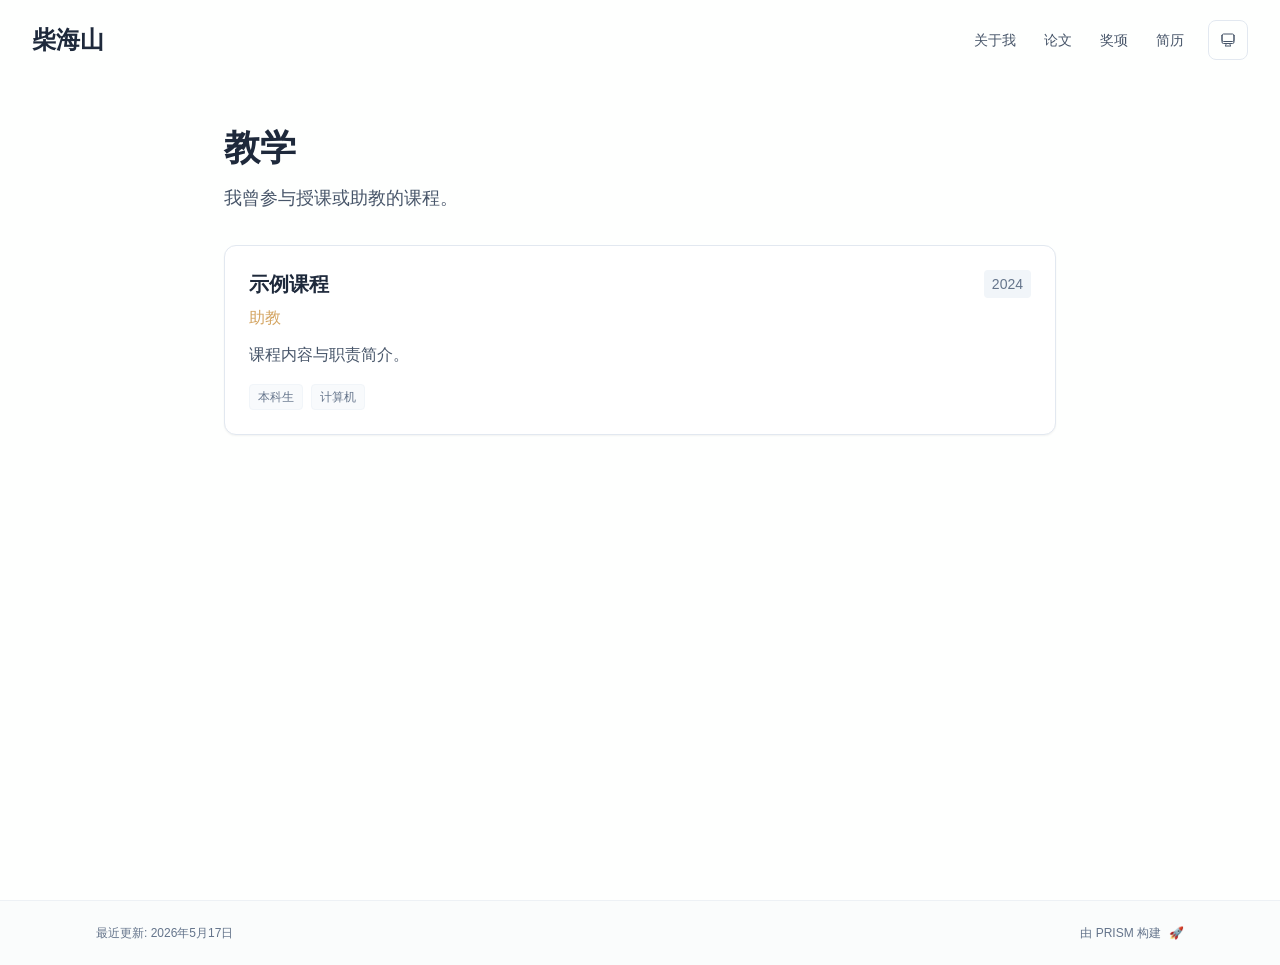
<file: teaching/index.html>
<!DOCTYPE html><html lang="zh" class="scroll-smooth"><head><meta charSet="utf-8"/><meta name="viewport" content="width=device-width, initial-scale=1"/><link rel="stylesheet" href="/_next/static/css/f20830d74e8e9c0b.css" data-precedence="next"/><link rel="preload" as="script" fetchPriority="low" href="/_next/static/chunks/webpack-679b75d1c4c2027c.js"/><script src="/_next/static/chunks/4bd1b696-70b6d399998de86a.js" async=""></script><script src="/_next/static/chunks/684-5aaa8290a129f299.js" async=""></script><script src="/_next/static/chunks/main-app-625e696251109e75.js" async=""></script><script src="/_next/static/chunks/461-a9a5d7b05a71d978.js" async=""></script><script src="/_next/static/chunks/874-6cc630662f3664af.js" async=""></script><script src="/_next/static/chunks/291-e39730cc9327e39b.js" async=""></script><script src="/_next/static/chunks/app/layout-6dff53b7b53ae772.js" async=""></script><script src="/_next/static/chunks/178-595a94b9af1e67b5.js" async=""></script><script src="/_next/static/chunks/748-84df502d24ed20fb.js" async=""></script><script src="/_next/static/chunks/app/%5Bslug%5D/page-1a28be80c490d52c.js" async=""></script><link rel="icon" href="/favicon.svg" type="image/svg+xml"/><link rel="dns-prefetch" href="https://jialeliu.com"/><link rel="preconnect" href="https://jialeliu.com" crossorigin=""/><link rel="preload" as="font" type="font/woff2" href="https://jialeliu.com/fonts/georgiab.woff2" crossorigin=""/><script>
              try {
                const theme = localStorage.getItem('theme-storage');
                const parsed = theme ? JSON.parse(theme) : null;
                const setting = parsed?.state?.theme || 'system';
                const prefersDark = typeof window !== 'undefined' && window.matchMedia && window.matchMedia('(prefers-color-scheme: dark)').matches;
                const effective = setting === 'dark' ? 'dark' : (setting === 'light' ? 'light' : (prefersDark ? 'dark' : 'light'));
                var root = document.documentElement;
                root.classList.add(effective);
                root.setAttribute('data-theme', effective);
              } catch (e) {
                var root = document.documentElement;
                root.classList.add('light');
                root.setAttribute('data-theme', 'light');
              }
            </script><script>
    try {
      const cfg = {"enabled":true,"locales":["zh","en"],"defaultLocale":"zh","mode":"fixed","fixedLocale":"zh","persist":true,"switcher":false,"labels":{"zh":"中文","en":"English"}};
      const storageKey = 'locale-storage';
      const normalize = (value) => typeof value === 'string' ? value.trim().replace('_', '-').toLowerCase() : '';
      const matchLocale = (candidate) => {
        const normalized = normalize(candidate);
        if (!normalized) return null;
        if (cfg.locales.includes(normalized)) return normalized;
        const language = normalized.split('-')[0];
        if (cfg.locales.includes(language)) return language;
        return null;
      };

      let resolved = null;

      if (!cfg.enabled) {
        resolved = cfg.defaultLocale;
      } else if (cfg.persist) {
        resolved = matchLocale(localStorage.getItem(storageKey));
      }

      if (!resolved) {
        if (cfg.mode === 'fixed') {
          resolved = cfg.fixedLocale;
        } else {
          resolved = matchLocale(navigator.language);
        }
      }

      if (!resolved) {
        resolved = cfg.defaultLocale;
      }

      const root = document.documentElement;
      root.lang = resolved;
      root.setAttribute('data-locale', resolved);

      if (cfg.persist) {
        localStorage.setItem(storageKey, resolved);
      }
    } catch (e) {
      const root = document.documentElement;
      root.lang = 'zh';
      root.setAttribute('data-locale', 'zh');
    }
  </script><title>Teaching | Haishan Chai</title><meta name="description" content="Courses I have taught or assisted with."/><meta name="author" content="Haishan Chai"/><meta name="keywords" content="Haishan Chai,PhD,Research,Southern University of Science and Technology"/><meta name="creator" content="Haishan Chai"/><meta name="publisher" content="Haishan Chai"/><meta property="og:title" content="Haishan Chai"/><meta property="og:description" content="PhD student at the Department of Earth and Space Sciences, Southern University of Science and Technology."/><meta property="og:site_name" content="Haishan Chai&#x27;s Academic Website"/><meta property="og:locale" content="zh_CN"/><meta property="og:type" content="website"/><meta name="twitter:card" content="summary"/><meta name="twitter:title" content="Haishan Chai"/><meta name="twitter:description" content="PhD student at the Department of Earth and Space Sciences, Southern University of Science and Technology."/><link rel="icon" href="/favicon.svg"/><script>document.querySelectorAll('body link[rel="icon"], body link[rel="apple-touch-icon"]').forEach(el => document.head.appendChild(el))</script><script src="/_next/static/chunks/polyfills-42372ed130431b0a.js" noModule=""></script></head><body class="font-sans antialiased"><div style="visibility:hidden"><nav class="fixed top-0 left-0 right-0 z-50" data-headlessui-state=""><div class="transition-all duration-300 ease-out bg-transparent" style="transform:translateY(-100px)"><div class="max-w-7xl mx-auto px-4 sm:px-6 lg:px-8"><div class="flex justify-between items-center h-16 lg:h-20"><div class="flex-shrink-0" tabindex="0"><a class="text-xl lg:text-2xl font-serif font-semibold text-primary hover:text-accent transition-colors duration-200" href="/">Haishan Chai</a></div><div class="hidden lg:block"><div class="ml-10 flex items-center space-x-3"><div class="relative flex items-baseline space-x-1"><a data-nav-href="/" class="relative px-3 py-2 text-sm font-medium rounded-lg transition-colors duration-150 text-neutral-600" href="/">About</a><a data-nav-href="/publications" class="relative px-3 py-2 text-sm font-medium rounded-lg transition-colors duration-150 text-neutral-600" href="/publications/">Publications</a><a data-nav-href="/teaching" class="relative px-3 py-2 text-sm font-medium rounded-lg transition-colors duration-150 text-primary" href="/teaching/">Teaching</a><a data-nav-href="/awards" class="relative px-3 py-2 text-sm font-medium rounded-lg transition-colors duration-150 text-neutral-600" href="/awards/">Awards</a><a data-nav-href="/services" class="relative px-3 py-2 text-sm font-medium rounded-lg transition-colors duration-150 text-neutral-600" href="/services/">Services</a><a data-nav-href="/cv" class="relative px-3 py-2 text-sm font-medium rounded-lg transition-colors duration-150 text-neutral-600" href="/cv/">CV</a></div><div class="flex items-center justify-center w-10 h-10 rounded-lg border border-neutral-200 dark:border-[rgba(148,163,184,0.24)] bg-background dark:bg-neutral-800"><div class="w-4 h-4 rounded-full bg-neutral-300 animate-pulse"></div></div></div></div><div class="lg:hidden flex items-center space-x-2"><div class="flex items-center justify-center w-10 h-10 rounded-lg border border-neutral-200 dark:border-[rgba(148,163,184,0.24)] bg-background dark:bg-neutral-800"><div class="w-4 h-4 rounded-full bg-neutral-300 animate-pulse"></div></div><button class="inline-flex items-center justify-center p-2 rounded-md text-neutral-600 hover:text-primary hover:bg-neutral-100 dark:hover:bg-neutral-800 focus:outline-none focus:ring-2 focus:ring-inset focus:ring-accent transition-colors duration-200" id="headlessui-disclosure-button-«R7pdb»" type="button" aria-expanded="false" data-headlessui-state=""><span class="sr-only">Open main menu</span><div><svg xmlns="http://www.w3.org/2000/svg" fill="none" viewBox="0 0 24 24" stroke-width="1.5" stroke="currentColor" aria-hidden="true" data-slot="icon" class="block h-6 w-6"><path stroke-linecap="round" stroke-linejoin="round" d="M3.75 6.75h16.5M3.75 12h16.5m-16.5 5.25h16.5"></path></svg></div></button></div></div></div></div></nav><main class="min-h-screen pt-16 lg:pt-20"><div class="max-w-4xl mx-auto px-4 sm:px-6 lg:px-8 py-12"><div style="opacity:0;transform:translateY(20px)"><div class="mb-8"><h1 class="text-4xl font-serif font-bold text-primary mb-4">Teaching</h1><div class="text-lg text-neutral-600 dark:text-neutral-500 max-w-2xl leading-relaxed"><p class="mb-3 last:mb-0">Courses I have taught or assisted with.</p></div></div><div class="grid gap-6"><div class="bg-white dark:bg-neutral-900 p-6 rounded-xl shadow-sm border border-neutral-200 dark:border-neutral-800 hover:shadow-lg transition-all duration-200 hover:scale-[1.01]" style="opacity:0;transform:translateY(20px)"><div class="flex justify-between items-start mb-2"><h3 class="text-xl font-semibold text-primary">Example Course</h3><span class="text-sm text-neutral-500 font-medium bg-neutral-100 dark:bg-neutral-800 px-2 py-1 rounded">2024</span></div><p class="text-base text-accent font-medium mb-3">Teaching Assistant</p><div class="text-base text-neutral-600 dark:text-neutral-500 leading-relaxed"><p class="mb-3 last:mb-0">Description of the course and responsibilities. Content of this course can be found <a href="https://example.com" node="[object Object]" target="_blank" rel="noopener noreferrer" class="text-accent font-medium transition-all duration-200 rounded hover:bg-accent/10 hover:shadow-sm">here</a>.</p></div><div class="flex flex-wrap gap-2 mt-4"><span class="text-xs text-neutral-500 bg-neutral-50 dark:bg-neutral-800/50 px-2 py-1 rounded border border-neutral-100 dark:border-neutral-800">Undergraduate</span><span class="text-xs text-neutral-500 bg-neutral-50 dark:bg-neutral-800/50 px-2 py-1 rounded border border-neutral-100 dark:border-neutral-800">CS</span></div></div></div></div></div><!--$--><!--/$--><!--$--><!--/$--></main><footer class="border-t border-neutral-200/50 bg-neutral-50/50 dark:bg-neutral-900/50 dark:border-neutral-700/50"><div class="max-w-6xl mx-auto px-4 sm:px-6 lg:px-8 py-6"><div class="flex flex-col sm:flex-row justify-between items-center gap-2"><p class="text-xs text-neutral-500">Last updated<!-- -->: <!-- -->November 18, 2025</p><p class="text-xs text-neutral-500 flex items-center"><a href="https://github.com/xyjoey/PRISM" target="_blank" rel="noopener noreferrer">Built with PRISM</a><span class="ml-2">🚀</span></p></div></div></footer></div><script src="/_next/static/chunks/webpack-679b75d1c4c2027c.js" async=""></script><script>(self.__next_f=self.__next_f||[]).push([0])</script><script>self.__next_f.push([1,"1:\"$Sreact.fragment\"\n3:I[3719,[\"461\",\"static/chunks/461-a9a5d7b05a71d978.js\",\"874\",\"static/chunks/874-6cc630662f3664af.js\",\"291\",\"static/chunks/291-e39730cc9327e39b.js\",\"177\",\"static/chunks/app/layout-6dff53b7b53ae772.js\"],\"ThemeProvider\"]\n4:I[310,[\"461\",\"static/chunks/461-a9a5d7b05a71d978.js\",\"874\",\"static/chunks/874-6cc630662f3664af.js\",\"291\",\"static/chunks/291-e39730cc9327e39b.js\",\"177\",\"static/chunks/app/layout-6dff53b7b53ae772.js\"],\"LocaleProvider\"]\n5:I[4574,[\"461\",\"static/chunks/461-a9a5d7b05a71d978.js\",\"874\",\"static/chunks/874-6cc630662f3664af.js\",\"291\",\"static/chunks/291-e39730cc9327e39b.js\",\"177\",\"static/chunks/app/layout-6dff53b7b53ae772.js\"],\"default\"]\n6:I[7555,[],\"\"]\n7:I[1295,[],\"\"]\n8:I[2548,[\"461\",\"static/chunks/461-a9a5d7b05a71d978.js\",\"874\",\"static/chunks/874-6cc630662f3664af.js\",\"291\",\"static/chunks/291-e39730cc9327e39b.js\",\"177\",\"static/chunks/app/layout-6dff53b7b53ae772.js\"],\"default\"]\na:I[9665,[],\"MetadataBoundary\"]\nc:I[9665,[],\"OutletBoundary\"]\nf:I[4911,[],\"AsyncMetadataOutlet\"]\n11:I[9665,[],\"ViewportBoundary\"]\n13:I[6614,[],\"\"]\n:HL[\"/_next/static/css/f20830d74e8e9c0b.css\",\"style\"]\n2:T5d9,\n    try {\n      const cfg = {\"enabled\":true,\"locales\":[\"zh\",\"en\"],\"defaultLocale\":\"zh\",\"mode\":\"fixed\",\"fixedLocale\":\"zh\",\"persist\":true,\"switcher\":false,\"labels\":{\"zh\":\"中文\",\"en\":\"English\"}};\n      const storageKey = 'locale-storage';\n      const normalize = (value) =\u003e typeof value === 'string' ? value.trim().replace('_', '-').toLowerCase() : '';\n      const matchLocale = (candidate) =\u003e {\n        const normalized = normalize(candidate);\n        if (!normalized) return null;\n        if (cfg.locales.includes(normalized)) return normalized;\n        const language = normalized.split('-')[0];\n        if (cfg.locales.includes(language)) return language;\n        return null;\n      };\n\n      let resolved = null;\n\n      if (!cfg.enabled) {\n        resolved = cfg.defaultLocale;\n      } else if (cfg.persist) {\n        resolved = matchLocale(localStorage.getItem(storageKey));\n      }\n\n      if (!resolved) {\n        if"])</script><script>self.__next_f.push([1," (cfg.mode === 'fixed') {\n          resolved = cfg.fixedLocale;\n        } else {\n          resolved = matchLocale(navigator.language);\n        }\n      }\n\n      if (!resolved) {\n        resolved = cfg.defaultLocale;\n      }\n\n      const root = document.documentElement;\n      root.lang = resolved;\n      root.setAttribute('data-locale', resolved);\n\n      if (cfg.persist) {\n        localStorage.setItem(storageKey, resolved);\n      }\n    } catch (e) {\n      const root = document.documentElement;\n      root.lang = 'zh';\n      root.setAttribute('data-locale', 'zh');\n    }\n  "])</script><script>self.__next_f.push([1,"0:{\"P\":null,\"b\":\"k2-D_tWzPw0Fo2FEbgK9Y\",\"p\":\"\",\"c\":[\"\",\"teaching\",\"\"],\"i\":false,\"f\":[[[\"\",{\"children\":[[\"slug\",\"teaching\",\"d\"],{\"children\":[\"__PAGE__\",{}]}]},\"$undefined\",\"$undefined\",true],[\"\",[\"$\",\"$1\",\"c\",{\"children\":[[[\"$\",\"link\",\"0\",{\"rel\":\"stylesheet\",\"href\":\"/_next/static/css/f20830d74e8e9c0b.css\",\"precedence\":\"next\",\"crossOrigin\":\"$undefined\",\"nonce\":\"$undefined\"}]],[\"$\",\"html\",null,{\"lang\":\"zh\",\"className\":\"scroll-smooth\",\"suppressHydrationWarning\":true,\"children\":[[\"$\",\"head\",null,{\"children\":[[\"$\",\"link\",null,{\"rel\":\"icon\",\"href\":\"/favicon.svg\",\"type\":\"image/svg+xml\"}],[\"$\",\"link\",null,{\"rel\":\"dns-prefetch\",\"href\":\"https://jialeliu.com\"}],[\"$\",\"link\",null,{\"rel\":\"preconnect\",\"href\":\"https://jialeliu.com\",\"crossOrigin\":\"\"}],[\"$\",\"link\",null,{\"rel\":\"preload\",\"as\":\"font\",\"type\":\"font/woff2\",\"href\":\"https://jialeliu.com/fonts/georgiab.woff2\",\"crossOrigin\":\"\"}],[\"$\",\"script\",null,{\"dangerouslySetInnerHTML\":{\"__html\":\"\\n              try {\\n                const theme = localStorage.getItem('theme-storage');\\n                const parsed = theme ? JSON.parse(theme) : null;\\n                const setting = parsed?.state?.theme || 'system';\\n                const prefersDark = typeof window !== 'undefined' \u0026\u0026 window.matchMedia \u0026\u0026 window.matchMedia('(prefers-color-scheme: dark)').matches;\\n                const effective = setting === 'dark' ? 'dark' : (setting === 'light' ? 'light' : (prefersDark ? 'dark' : 'light'));\\n                var root = document.documentElement;\\n                root.classList.add(effective);\\n                root.setAttribute('data-theme', effective);\\n              } catch (e) {\\n                var root = document.documentElement;\\n                root.classList.add('light');\\n                root.setAttribute('data-theme', 'light');\\n              }\\n            \"}}],[\"$\",\"script\",null,{\"dangerouslySetInnerHTML\":{\"__html\":\"$2\"}}]]}],[\"$\",\"body\",null,{\"className\":\"font-sans antialiased\",\"children\":[\"$\",\"$L3\",null,{\"children\":[\"$\",\"$L4\",null,{\"config\":{\"enabled\":true,\"locales\":[\"zh\",\"en\"],\"defaultLocale\":\"zh\",\"mode\":\"fixed\",\"fixedLocale\":\"zh\",\"persist\":true,\"switcher\":false,\"labels\":{\"zh\":\"中文\",\"en\":\"English\"}},\"children\":[[\"$\",\"$L5\",null,{\"items\":[{\"title\":\"About\",\"type\":\"page\",\"target\":\"about\",\"href\":\"/\"},{\"title\":\"Publications\",\"type\":\"page\",\"target\":\"publications\",\"href\":\"/publications\"},{\"title\":\"Teaching\",\"type\":\"page\",\"target\":\"teaching\",\"href\":\"/teaching\"},{\"title\":\"Awards\",\"type\":\"page\",\"target\":\"awards\",\"href\":\"/awards\"},{\"title\":\"Services\",\"type\":\"page\",\"target\":\"services\",\"href\":\"/services\"},{\"title\":\"CV\",\"type\":\"page\",\"target\":\"cv\",\"href\":\"/cv\"}],\"siteTitle\":\"Haishan Chai\",\"enableOnePageMode\":false,\"i18n\":\"$0:f:0:1:1:props:children:1:props:children:1:props:children:props:children:props:config\",\"itemsByLocale\":{\"zh\":[{\"title\":\"关于我\",\"type\":\"page\",\"target\":\"about\",\"href\":\"/\"},{\"title\":\"论文\",\"type\":\"page\",\"target\":\"publications\",\"href\":\"/publications\"},{\"title\":\"奖项\",\"type\":\"page\",\"target\":\"awards\",\"href\":\"/awards\"},{\"title\":\"简历\",\"type\":\"page\",\"target\":\"cv\",\"href\":\"/cv\"}],\"en\":[{\"title\":\"About\",\"type\":\"page\",\"target\":\"about\",\"href\":\"/\"},{\"title\":\"Publications\",\"type\":\"page\",\"target\":\"publications\",\"href\":\"/publications\"},{\"title\":\"Teaching\",\"type\":\"page\",\"target\":\"teaching\",\"href\":\"/teaching\"},{\"title\":\"Awards\",\"type\":\"page\",\"target\":\"awards\",\"href\":\"/awards\"},{\"title\":\"Services\",\"type\":\"page\",\"target\":\"services\",\"href\":\"/services\"},{\"title\":\"CV\",\"type\":\"page\",\"target\":\"cv\",\"href\":\"/cv\"}]},\"siteTitleByLocale\":{\"zh\":\"柴海山\",\"en\":\"Haishan Chai\"}}],[\"$\",\"main\",null,{\"className\":\"min-h-screen pt-16 lg:pt-20\",\"children\":[\"$\",\"$L6\",null,{\"parallelRouterKey\":\"children\",\"error\":\"$undefined\",\"errorStyles\":\"$undefined\",\"errorScripts\":\"$undefined\",\"template\":[\"$\",\"$L7\",null,{}],\"templateStyles\":\"$undefined\",\"templateScripts\":\"$undefined\",\"notFound\":[[[\"$\",\"title\",null,{\"children\":\"404: This page could not be found.\"}],[\"$\",\"div\",null,{\"style\":{\"fontFamily\":\"system-ui,\\\"Segoe UI\\\",Roboto,Helvetica,Arial,sans-serif,\\\"Apple Color Emoji\\\",\\\"Segoe UI Emoji\\\"\",\"height\":\"100vh\",\"textAlign\":\"center\",\"display\":\"flex\",\"flexDirection\":\"column\",\"alignItems\":\"center\",\"justifyContent\":\"center\"},\"children\":[\"$\",\"div\",null,{\"children\":[[\"$\",\"style\",null,{\"dangerouslySetInnerHTML\":{\"__html\":\"body{color:#000;background:#fff;margin:0}.next-error-h1{border-right:1px solid rgba(0,0,0,.3)}@media (prefers-color-scheme:dark){body{color:#fff;background:#000}.next-error-h1{border-right:1px solid rgba(255,255,255,.3)}}\"}}],[\"$\",\"h1\",null,{\"className\":\"next-error-h1\",\"style\":{\"display\":\"inline-block\",\"margin\":\"0 20px 0 0\",\"padding\":\"0 23px 0 0\",\"fontSize\":24,\"fontWeight\":500,\"verticalAlign\":\"top\",\"lineHeight\":\"49px\"},\"children\":404}],[\"$\",\"div\",null,{\"style\":{\"display\":\"inline-block\"},\"children\":[\"$\",\"h2\",null,{\"style\":{\"fontSize\":14,\"fontWeight\":400,\"lineHeight\":\"49px\",\"margin\":0},\"children\":\"This page could not be found.\"}]}]]}]}]],[]],\"forbidden\":\"$undefined\",\"unauthorized\":\"$undefined\"}]}],[\"$\",\"$L8\",null,{\"lastUpdated\":\"November 18, 2025\",\"lastUpdatedByLocale\":{\"zh\":\"2026年5月17日\",\"en\":\"November 18, 2025\"},\"defaultLocale\":\"zh\"}]]}]}]}]]}]]}],{\"children\":[[\"slug\",\"teaching\",\"d\"],[\"$\",\"$1\",\"c\",{\"children\":[null,[\"$\",\"$L6\",null,{\"parallelRouterKey\":\"children\",\"error\":\"$undefined\",\"errorStyles\":\"$undefined\",\"errorScripts\":\"$undefined\",\"template\":[\"$\",\"$L7\",null,{}],\"templateStyles\":\"$undefined\",\"templateScripts\":\"$undefined\",\"notFound\":\"$undefined\",\"forbidden\":\"$undefined\",\"unauthorized\":\"$undefined\"}]]}],{\"children\":[\"__PAGE__\",[\"$\",\"$1\",\"c\",{\"children\":[\"$L9\",[\"$\",\"$La\",null,{\"children\":\"$Lb\"}],null,[\"$\",\"$Lc\",null,{\"children\":[\"$Ld\",\"$Le\",[\"$\",\"$Lf\",null,{\"promise\":\"$@10\"}]]}]]}],{},null,false]},null,false]},null,false],[\"$\",\"$1\",\"h\",{\"children\":[null,[\"$\",\"$1\",\"MKg0e8-4DEcZTZGQkB0gT\",{\"children\":[[\"$\",\"$L11\",null,{\"children\":\"$L12\"}],null]}],null]}],false]],\"m\":\"$undefined\",\"G\":[\"$13\",\"$undefined\"],\"s\":false,\"S\":true}\n"])</script><script>self.__next_f.push([1,"14:\"$Sreact.suspense\"\n15:I[4911,[],\"AsyncMetadata\"]\n17:I[2382,[\"461\",\"static/chunks/461-a9a5d7b05a71d978.js\",\"178\",\"static/chunks/178-595a94b9af1e67b5.js\",\"748\",\"static/chunks/748-84df502d24ed20fb.js\",\"182\",\"static/chunks/app/%5Bslug%5D/page-1a28be80c490d52c.js\"],\"default\"]\nb:[\"$\",\"$14\",null,{\"fallback\":null,\"children\":[\"$\",\"$L15\",null,{\"promise\":\"$@16\"}]}]\n9:[\"$\",\"$L17\",null,{\"dataByLocale\":{\"zh\":{\"type\":\"card\",\"config\":{\"type\":\"card\",\"title\":\"教学\",\"description\":\"我曾参与授课或助教的课程。\",\"items\":[{\"title\":\"示例课程\",\"subtitle\":\"助教\",\"date\":\"2024\",\"content\":\"课程内容与职责简介。\",\"tags\":[\"本科生\",\"计算机\"]}]}},\"en\":{\"type\":\"card\",\"config\":{\"type\":\"card\",\"title\":\"Teaching\",\"description\":\"Courses I have taught or assisted with.\",\"items\":[{\"title\":\"Example Course\",\"subtitle\":\"Teaching Assistant\",\"date\":\"2024\",\"content\":\"Description of the course and responsibilities. Content of this course can be found [here](https://example.com).\",\"tags\":[\"Undergraduate\",\"CS\"]}]}}},\"defaultLocale\":\"zh\"}]\n"])</script><script>self.__next_f.push([1,"e:null\n"])</script><script>self.__next_f.push([1,"12:[[\"$\",\"meta\",\"0\",{\"charSet\":\"utf-8\"}],[\"$\",\"meta\",\"1\",{\"name\":\"viewport\",\"content\":\"width=device-width, initial-scale=1\"}]]\nd:null\n"])</script><script>self.__next_f.push([1,"16:{\"metadata\":[[\"$\",\"title\",\"0\",{\"children\":\"Teaching | Haishan Chai\"}],[\"$\",\"meta\",\"1\",{\"name\":\"description\",\"content\":\"Courses I have taught or assisted with.\"}],[\"$\",\"meta\",\"2\",{\"name\":\"author\",\"content\":\"Haishan Chai\"}],[\"$\",\"meta\",\"3\",{\"name\":\"keywords\",\"content\":\"Haishan Chai,PhD,Research,Southern University of Science and Technology\"}],[\"$\",\"meta\",\"4\",{\"name\":\"creator\",\"content\":\"Haishan Chai\"}],[\"$\",\"meta\",\"5\",{\"name\":\"publisher\",\"content\":\"Haishan Chai\"}],[\"$\",\"meta\",\"6\",{\"property\":\"og:title\",\"content\":\"Haishan Chai\"}],[\"$\",\"meta\",\"7\",{\"property\":\"og:description\",\"content\":\"PhD student at the Department of Earth and Space Sciences, Southern University of Science and Technology.\"}],[\"$\",\"meta\",\"8\",{\"property\":\"og:site_name\",\"content\":\"Haishan Chai's Academic Website\"}],[\"$\",\"meta\",\"9\",{\"property\":\"og:locale\",\"content\":\"zh_CN\"}],[\"$\",\"meta\",\"10\",{\"property\":\"og:type\",\"content\":\"website\"}],[\"$\",\"meta\",\"11\",{\"name\":\"twitter:card\",\"content\":\"summary\"}],[\"$\",\"meta\",\"12\",{\"name\":\"twitter:title\",\"content\":\"Haishan Chai\"}],[\"$\",\"meta\",\"13\",{\"name\":\"twitter:description\",\"content\":\"PhD student at the Department of Earth and Space Sciences, Southern University of Science and Technology.\"}],[\"$\",\"link\",\"14\",{\"rel\":\"icon\",\"href\":\"/favicon.svg\"}]],\"error\":null,\"digest\":\"$undefined\"}\n10:{\"metadata\":\"$16:metadata\",\"error\":null,\"digest\":\"$undefined\"}\n"])</script></body></html>
</file>
<file: _next/static/css/f20830d74e8e9c0b.css>
/*! tailwindcss v4.1.10 | MIT License | https://tailwindcss.com */@layer properties{@supports (((-webkit-hyphens:none)) and (not (margin-trim:inline))) or ((-moz-orient:inline) and (not (color:rgb(from red r g b)))){*,::backdrop,:after,:before{--tw-translate-x:0;--tw-translate-y:0;--tw-translate-z:0;--tw-rotate-x:initial;--tw-rotate-y:initial;--tw-rotate-z:initial;--tw-skew-x:initial;--tw-skew-y:initial;--tw-space-y-reverse:0;--tw-space-x-reverse:0;--tw-border-style:solid;--tw-leading:initial;--tw-font-weight:initial;--tw-tracking:initial;--tw-shadow:0 0 #0000;--tw-shadow-color:initial;--tw-shadow-alpha:100%;--tw-inset-shadow:0 0 #0000;--tw-inset-shadow-color:initial;--tw-inset-shadow-alpha:100%;--tw-ring-color:initial;--tw-ring-shadow:0 0 #0000;--tw-inset-ring-color:initial;--tw-inset-ring-shadow:0 0 #0000;--tw-ring-inset:initial;--tw-ring-offset-width:0px;--tw-ring-offset-color:#fff;--tw-ring-offset-shadow:0 0 #0000;--tw-blur:initial;--tw-brightness:initial;--tw-contrast:initial;--tw-grayscale:initial;--tw-hue-rotate:initial;--tw-invert:initial;--tw-opacity:initial;--tw-saturate:initial;--tw-sepia:initial;--tw-drop-shadow:initial;--tw-drop-shadow-color:initial;--tw-drop-shadow-alpha:100%;--tw-drop-shadow-size:initial;--tw-backdrop-blur:initial;--tw-backdrop-brightness:initial;--tw-backdrop-contrast:initial;--tw-backdrop-grayscale:initial;--tw-backdrop-hue-rotate:initial;--tw-backdrop-invert:initial;--tw-backdrop-opacity:initial;--tw-backdrop-saturate:initial;--tw-backdrop-sepia:initial;--tw-duration:initial;--tw-ease:initial;--tw-scale-x:1;--tw-scale-y:1;--tw-scale-z:1}}}@layer theme{:host,:root{--font-sans:"Inter",-apple-system,BlinkMacSystemFont,"Segoe UI",Roboto,sans-serif;--color-white:#fff;--spacing:.25rem;--container-2xl:42rem;--container-3xl:48rem;--container-4xl:56rem;--container-6xl:72rem;--container-7xl:80rem;--text-xs:.75rem;--text-xs--line-height:calc(1/.75);--text-sm:.875rem;--text-sm--line-height:calc(1.25/.875);--text-base:1rem;--text-base--line-height:calc(1.5/1);--text-lg:1.125rem;--text-lg--line-height:calc(1.75/1.125);--text-xl:1.25rem;--text-xl--line-height:calc(1.75/1.25);--text-2xl:1.5rem;--text-2xl--line-height:calc(2/1.5);--text-3xl:1.875rem;--text-3xl--line-height:calc(2.25/1.875);--text-4xl:2.25rem;--text-4xl--line-height:calc(2.5/2.25);--font-weight-medium:500;--font-weight-semibold:600;--font-weight-bold:700;--leading-tight:1.25;--leading-relaxed:1.625;--radius-md:.375rem;--radius-lg:.5rem;--radius-xl:.75rem;--radius-2xl:1rem;--ease-out:cubic-bezier(0,0,.2,1);--animate-pulse:pulse 2s cubic-bezier(.4,0,.6,1)infinite;--blur-xl:24px;--aspect-video:16/9;--default-transition-duration:.15s;--default-transition-timing-function:cubic-bezier(.4,0,.2,1);--default-font-family:"Inter",-apple-system,BlinkMacSystemFont,"Segoe UI",Roboto,sans-serif;--default-mono-font-family:"SF Mono",Monaco,"Cascadia Code","Roboto Mono",Consolas,"Courier New",monospace;--line-height-normal:1.5;--shadow-glass:0 8px 32px 0 #1f26875e}}@layer base{*,::backdrop,:after,:before{box-sizing:border-box;border:0 solid;margin:0;padding:0}::file-selector-button{box-sizing:border-box;border:0 solid;margin:0;padding:0}:host,html{-webkit-text-size-adjust:100%;tab-size:4;line-height:1.5;font-family:var(--default-font-family,ui-sans-serif,system-ui,sans-serif,"Apple Color Emoji","Segoe UI Emoji","Segoe UI Symbol","Noto Color Emoji");font-feature-settings:var(--default-font-feature-settings,normal);font-variation-settings:var(--default-font-variation-settings,normal);-webkit-tap-highlight-color:transparent}hr{height:0;color:inherit;border-top-width:1px}abbr:where([title]){-webkit-text-decoration:underline dotted;text-decoration:underline dotted}h1,h2,h3,h4,h5,h6{font-size:inherit;font-weight:inherit}a{color:inherit;-webkit-text-decoration:inherit;text-decoration:inherit}b,strong{font-weight:bolder}code,kbd,pre,samp{font-family:var(--default-mono-font-family,ui-monospace,SFMono-Regular,Menlo,Monaco,Consolas,"Liberation Mono","Courier New",monospace);font-feature-settings:var(--default-mono-font-feature-settings,normal);font-variation-settings:var(--default-mono-font-variation-settings,normal);font-size:1em}small{font-size:80%}sub,sup{vertical-align:baseline;font-size:75%;line-height:0;position:relative}sub{bottom:-.25em}sup{top:-.5em}table{text-indent:0;border-color:inherit;border-collapse:collapse}:-moz-focusring{outline:auto}progress{vertical-align:baseline}summary{display:list-item}menu,ol,ul{list-style:none}audio,canvas,embed,iframe,img,object,svg,video{vertical-align:middle;display:block}img,video{max-width:100%;height:auto}button,input,optgroup,select,textarea{font:inherit;font-feature-settings:inherit;font-variation-settings:inherit;letter-spacing:inherit;color:inherit;opacity:1;background-color:#0000;border-radius:0}::file-selector-button{font:inherit;font-feature-settings:inherit;font-variation-settings:inherit;letter-spacing:inherit;color:inherit;opacity:1;background-color:#0000;border-radius:0}:where(select:is([multiple],[size])) optgroup{font-weight:bolder}:where(select:is([multiple],[size])) optgroup option{padding-inline-start:20px}::file-selector-button{margin-inline-end:4px}::placeholder{opacity:1}@supports (not ((-webkit-appearance:-apple-pay-button))) or (contain-intrinsic-size:1px){::placeholder{color:currentColor}@supports (color:color-mix(in lab,red,red)){::placeholder{color:color-mix(in oklab,currentcolor 50%,transparent)}}}textarea{resize:vertical}::-webkit-search-decoration{-webkit-appearance:none}::-webkit-date-and-time-value{min-height:1lh;text-align:inherit}::-webkit-datetime-edit{display:inline-flex}::-webkit-datetime-edit-fields-wrapper{padding:0}::-webkit-datetime-edit,::-webkit-datetime-edit-year-field{padding-block:0}::-webkit-datetime-edit-day-field,::-webkit-datetime-edit-month-field{padding-block:0}::-webkit-datetime-edit-hour-field,::-webkit-datetime-edit-minute-field{padding-block:0}::-webkit-datetime-edit-millisecond-field,::-webkit-datetime-edit-second-field{padding-block:0}::-webkit-datetime-edit-meridiem-field{padding-block:0}:-moz-ui-invalid{box-shadow:none}button,input:where([type=button],[type=reset],[type=submit]){appearance:button}::file-selector-button{appearance:button}::-webkit-inner-spin-button,::-webkit-outer-spin-button{height:auto}[hidden]:where(:not([hidden=until-found])){display:none!important}}@layer components;@layer utilities{.pointer-events-none{pointer-events:none}.sr-only{clip:rect(0,0,0,0);white-space:nowrap;border-width:0;width:1px;height:1px;margin:-1px;padding:0;overflow:hidden}.absolute,.sr-only{position:absolute}.fixed{position:fixed}.relative{position:relative}.static{position:static}.sticky{position:sticky}.inset-0{inset:calc(var(--spacing)*0)}.top-0{top:calc(var(--spacing)*0)}.top-1\/2{top:50%}.top-2{top:calc(var(--spacing)*2)}.top-8{top:calc(var(--spacing)*8)}.top-full{top:100%}.right-0{right:calc(var(--spacing)*0)}.right-2{right:calc(var(--spacing)*2)}.left-0{left:calc(var(--spacing)*0)}.left-1\/2{left:50%}.left-3{left:calc(var(--spacing)*3)}.z-10{z-index:10}.z-20{z-index:20}.z-40{z-index:40}.z-50{z-index:50}.container{width:100%}@media (min-width:40rem){.container{max-width:40rem}}@media (min-width:48rem){.container{max-width:48rem}}@media (min-width:64rem){.container{max-width:64rem}}@media (min-width:80rem){.container{max-width:80rem}}@media (min-width:96rem){.container{max-width:96rem}}.mx-auto{margin-inline:auto}.my-4{margin-block:calc(var(--spacing)*4)}.mt-1{margin-top:calc(var(--spacing)*1)}.mt-2{margin-top:calc(var(--spacing)*2)}.mt-4{margin-top:calc(var(--spacing)*4)}.mt-6{margin-top:calc(var(--spacing)*6)}.mt-8{margin-top:calc(var(--spacing)*8)}.mt-auto{margin-top:auto}.mr-1{margin-right:calc(var(--spacing)*1)}.mr-1\.5{margin-right:calc(var(--spacing)*1.5)}.mr-2{margin-right:calc(var(--spacing)*2)}.mb-1{margin-bottom:calc(var(--spacing)*1)}.mb-2{margin-bottom:calc(var(--spacing)*2)}.mb-3{margin-bottom:calc(var(--spacing)*3)}.mb-4{margin-bottom:calc(var(--spacing)*4)}.mb-6{margin-bottom:calc(var(--spacing)*6)}.mb-8{margin-bottom:calc(var(--spacing)*8)}.ml-0{margin-left:calc(var(--spacing)*0)}.ml-2{margin-left:calc(var(--spacing)*2)}.ml-4{margin-left:calc(var(--spacing)*4)}.ml-10{margin-left:calc(var(--spacing)*10)}.line-clamp-2{-webkit-line-clamp:2}.line-clamp-2,.line-clamp-3{-webkit-box-orient:vertical;display:-webkit-box;overflow:hidden}.line-clamp-3{-webkit-line-clamp:3}.block{display:block}.contents{display:contents}.flex{display:flex}.grid{display:grid}.hidden{display:none}.inline{display:inline}.inline-flex{display:inline-flex}.aspect-video{aspect-ratio:var(--aspect-video)}.h-0{height:calc(var(--spacing)*0)}.h-3{height:calc(var(--spacing)*3)}.h-3\.5{height:calc(var(--spacing)*3.5)}.h-4{height:calc(var(--spacing)*4)}.h-5{height:calc(var(--spacing)*5)}.h-6{height:calc(var(--spacing)*6)}.h-10{height:calc(var(--spacing)*10)}.h-16{height:calc(var(--spacing)*16)}.h-64{height:calc(var(--spacing)*64)}.h-full{height:100%}.min-h-screen{min-height:100vh}.w-0{width:calc(var(--spacing)*0)}.w-3{width:calc(var(--spacing)*3)}.w-3\.5{width:calc(var(--spacing)*3.5)}.w-4{width:calc(var(--spacing)*4)}.w-5{width:calc(var(--spacing)*5)}.w-6{width:calc(var(--spacing)*6)}.w-10{width:calc(var(--spacing)*10)}.w-14{width:calc(var(--spacing)*14)}.w-16{width:calc(var(--spacing)*16)}.w-32{width:calc(var(--spacing)*32)}.w-36{width:calc(var(--spacing)*36)}.w-64{width:calc(var(--spacing)*64)}.w-full{width:100%}.max-w-2xl{max-width:var(--container-2xl)}.max-w-3xl{max-width:var(--container-3xl)}.max-w-4xl{max-width:var(--container-4xl)}.max-w-6xl{max-width:var(--container-6xl)}.max-w-7xl{max-width:var(--container-7xl)}.max-w-\[calc\(100vw-2rem\)\]{max-width:calc(100vw - 2rem)}.flex-shrink-0{flex-shrink:0}.flex-grow{flex-grow:1}.-translate-x-1\/2{--tw-translate-x:calc(calc(1/2*100%)*-1)}.-translate-x-1\/2,.-translate-y-1\/2{translate:var(--tw-translate-x)var(--tw-translate-y)}.-translate-y-1\/2{--tw-translate-y:calc(calc(1/2*100%)*-1)}.-translate-y-full{--tw-translate-y:-100%;translate:var(--tw-translate-x)var(--tw-translate-y)}.transform{transform:var(--tw-rotate-x,)var(--tw-rotate-y,)var(--tw-rotate-z,)var(--tw-skew-x,)var(--tw-skew-y,)}.animate-pulse{animation:var(--animate-pulse)}.resize{resize:both}.scroll-mt-24{scroll-margin-top:calc(var(--spacing)*24)}.list-inside{list-style-position:inside}.list-decimal{list-style-type:decimal}.list-disc{list-style-type:disc}.grid-cols-1{grid-template-columns:repeat(1,minmax(0,1fr))}.flex-col{flex-direction:column}.flex-wrap{flex-wrap:wrap}.items-baseline{align-items:baseline}.items-center{align-items:center}.items-start{align-items:flex-start}.justify-between{justify-content:space-between}.justify-center{justify-content:center}.gap-1{gap:calc(var(--spacing)*1)}.gap-2{gap:calc(var(--spacing)*2)}.gap-3{gap:calc(var(--spacing)*3)}.gap-4{gap:calc(var(--spacing)*4)}.gap-6{gap:calc(var(--spacing)*6)}.gap-12{gap:calc(var(--spacing)*12)}:where(.space-y-1>:not(:last-child)){--tw-space-y-reverse:0;margin-block-start:calc(calc(var(--spacing)*1)*var(--tw-space-y-reverse));margin-block-end:calc(calc(var(--spacing)*1)*calc(1 - var(--tw-space-y-reverse)))}:where(.space-y-2>:not(:last-child)){--tw-space-y-reverse:0;margin-block-start:calc(calc(var(--spacing)*2)*var(--tw-space-y-reverse));margin-block-end:calc(calc(var(--spacing)*2)*calc(1 - var(--tw-space-y-reverse)))}:where(.space-y-3>:not(:last-child)){--tw-space-y-reverse:0;margin-block-start:calc(calc(var(--spacing)*3)*var(--tw-space-y-reverse));margin-block-end:calc(calc(var(--spacing)*3)*calc(1 - var(--tw-space-y-reverse)))}:where(.space-y-4>:not(:last-child)){--tw-space-y-reverse:0;margin-block-start:calc(calc(var(--spacing)*4)*var(--tw-space-y-reverse));margin-block-end:calc(calc(var(--spacing)*4)*calc(1 - var(--tw-space-y-reverse)))}:where(.space-y-6>:not(:last-child)){--tw-space-y-reverse:0;margin-block-start:calc(calc(var(--spacing)*6)*var(--tw-space-y-reverse));margin-block-end:calc(calc(var(--spacing)*6)*calc(1 - var(--tw-space-y-reverse)))}:where(.space-y-8>:not(:last-child)){--tw-space-y-reverse:0;margin-block-start:calc(calc(var(--spacing)*8)*var(--tw-space-y-reverse));margin-block-end:calc(calc(var(--spacing)*8)*calc(1 - var(--tw-space-y-reverse)))}:where(.space-x-1>:not(:last-child)){--tw-space-x-reverse:0;margin-inline-start:calc(calc(var(--spacing)*1)*var(--tw-space-x-reverse));margin-inline-end:calc(calc(var(--spacing)*1)*calc(1 - var(--tw-space-x-reverse)))}:where(.space-x-2>:not(:last-child)){--tw-space-x-reverse:0;margin-inline-start:calc(calc(var(--spacing)*2)*var(--tw-space-x-reverse));margin-inline-end:calc(calc(var(--spacing)*2)*calc(1 - var(--tw-space-x-reverse)))}:where(.space-x-3>:not(:last-child)){--tw-space-x-reverse:0;margin-inline-start:calc(calc(var(--spacing)*3)*var(--tw-space-x-reverse));margin-inline-end:calc(calc(var(--spacing)*3)*calc(1 - var(--tw-space-x-reverse)))}.overflow-hidden{overflow:hidden}.overflow-x-auto{overflow-x:auto}.scroll-smooth{scroll-behavior:smooth}.rounded{border-radius:.25rem}.rounded-2xl{border-radius:var(--radius-2xl)}.rounded-full{border-radius:3.40282e+38px}.rounded-lg{border-radius:var(--radius-lg)}.rounded-md{border-radius:var(--radius-md)}.rounded-xl{border-radius:var(--radius-xl)}.border{border-style:var(--tw-border-style);border-width:1px}.border-t{border-top-style:var(--tw-border-style);border-top-width:1px}.border-t-4{border-top-style:var(--tw-border-style);border-top-width:4px}.border-r-4{border-right-style:var(--tw-border-style);border-right-width:4px}.border-b{border-bottom-style:var(--tw-border-style);border-bottom-width:1px}.border-l-4{border-left-style:var(--tw-border-style);border-left-width:4px}.border-accent,.border-accent\/50{border-color:var(--accent)}@supports (color:color-mix(in lab,red,red)){.border-accent\/50{border-color:color-mix(in oklab,var(--accent)50%,transparent)}}.border-neutral-100{border-color:var(--neutral-100)}.border-neutral-200,.border-neutral-200\/50{border-color:var(--neutral-200)}@supports (color:color-mix(in lab,red,red)){.border-neutral-200\/50{border-color:color-mix(in oklab,var(--neutral-200)50%,transparent)}}.border-transparent{border-color:#0000}.border-t-neutral-800{border-top-color:var(--neutral-800)}.bg-accent,.bg-accent\/10{background-color:var(--accent)}@supports (color:color-mix(in lab,red,red)){.bg-accent\/10{background-color:color-mix(in oklab,var(--accent)10%,transparent)}}.bg-accent\/\[0\.07\]{background-color:var(--accent)}@supports (color:color-mix(in lab,red,red)){.bg-accent\/\[0\.07\]{background-color:color-mix(in oklab,var(--accent)7%,transparent)}}.bg-background,.bg-background\/80{background-color:var(--background)}@supports (color:color-mix(in lab,red,red)){.bg-background\/80{background-color:color-mix(in oklab,var(--background)80%,transparent)}}.bg-background\/95{background-color:var(--background)}@supports (color:color-mix(in lab,red,red)){.bg-background\/95{background-color:color-mix(in oklab,var(--background)95%,transparent)}}.bg-neutral-50,.bg-neutral-50\/50{background-color:var(--neutral-50)}@supports (color:color-mix(in lab,red,red)){.bg-neutral-50\/50{background-color:color-mix(in oklab,var(--neutral-50)50%,transparent)}}.bg-neutral-100{background-color:var(--neutral-100)}.bg-neutral-300{background-color:var(--neutral-300)}.bg-neutral-800{background-color:var(--neutral-800)}.bg-transparent{background-color:#0000}.bg-white{background-color:var(--color-white)}.object-cover{object-fit:cover}.object-\[32\%_center\]{object-position:32% center}.p-1\.5{padding:calc(var(--spacing)*1.5)}.p-2{padding:calc(var(--spacing)*2)}.p-4{padding:calc(var(--spacing)*4)}.p-6{padding:calc(var(--spacing)*6)}.px-1\.5{padding-inline:calc(var(--spacing)*1.5)}.px-2{padding-inline:calc(var(--spacing)*2)}.px-3{padding-inline:calc(var(--spacing)*3)}.px-4{padding-inline:calc(var(--spacing)*4)}.py-0\.5{padding-block:calc(var(--spacing)*.5)}.py-1{padding-block:calc(var(--spacing)*1)}.py-2{padding-block:calc(var(--spacing)*2)}.py-3{padding-block:calc(var(--spacing)*3)}.py-6{padding-block:calc(var(--spacing)*6)}.py-8{padding-block:calc(var(--spacing)*8)}.py-12{padding-block:calc(var(--spacing)*12)}.pt-2{padding-top:calc(var(--spacing)*2)}.pt-16{padding-top:calc(var(--spacing)*16)}.pr-4{padding-right:calc(var(--spacing)*4)}.pb-2{padding-bottom:calc(var(--spacing)*2)}.pb-3{padding-bottom:calc(var(--spacing)*3)}.pl-4{padding-left:calc(var(--spacing)*4)}.pl-10{padding-left:calc(var(--spacing)*10)}.text-center{text-align:center}.font-mono{font-family:SF Mono,Monaco,Cascadia Code,Roboto Mono,Consolas,Courier New,monospace}.font-sans{font-family:Inter,-apple-system,BlinkMacSystemFont,Segoe UI,Roboto,sans-serif}.font-serif{font-family:Georgia CDN,Georgia,serif}.text-2xl{font-size:var(--text-2xl);line-height:var(--tw-leading,var(--text-2xl--line-height))}.text-3xl{font-size:var(--text-3xl);line-height:var(--tw-leading,var(--text-3xl--line-height))}.text-4xl{font-size:var(--text-4xl);line-height:var(--tw-leading,var(--text-4xl--line-height))}.text-base{font-size:var(--text-base);line-height:var(--tw-leading,var(--text-base--line-height))}.text-lg{font-size:var(--text-lg);line-height:var(--tw-leading,var(--text-lg--line-height))}.text-sm{font-size:var(--text-sm);line-height:var(--tw-leading,var(--text-sm--line-height))}.text-xl{font-size:var(--text-xl);line-height:var(--tw-leading,var(--text-xl--line-height))}.text-xs{font-size:var(--text-xs);line-height:var(--tw-leading,var(--text-xs--line-height))}.text-\[0\.88em\]{font-size:.88em}.text-\[0\.95em\]{font-size:.95em}.leading-relaxed{--tw-leading:var(--leading-relaxed);line-height:var(--leading-relaxed)}.leading-tight{--tw-leading:var(--leading-tight);line-height:var(--leading-tight)}.font-bold{--tw-font-weight:var(--font-weight-bold);font-weight:var(--font-weight-bold)}.font-medium{--tw-font-weight:var(--font-weight-medium);font-weight:var(--font-weight-medium)}.font-semibold{--tw-font-weight:var(--font-weight-semibold);font-weight:var(--font-weight-semibold)}.tracking-\[0\.08em\]{--tw-tracking:.08em;letter-spacing:.08em}.break-words{overflow-wrap:break-word}.whitespace-pre-wrap{white-space:pre-wrap}.text-accent{color:var(--accent)}.text-neutral-400{color:var(--neutral-400)}.text-neutral-500{color:var(--neutral-500)}.text-neutral-600{color:var(--neutral-600)}.text-neutral-700{color:var(--neutral-700)}.text-neutral-800{color:var(--neutral-800)}.text-primary{color:var(--primary)}.text-white{color:var(--color-white)}.capitalize{text-transform:capitalize}.uppercase{text-transform:uppercase}.italic{font-style:italic}.underline{text-decoration-line:underline}.decoration-accent{-webkit-text-decoration-color:var(--accent);text-decoration-color:var(--accent)}.decoration-neutral-400{-webkit-text-decoration-color:var(--neutral-400);text-decoration-color:var(--neutral-400)}.underline-offset-4{text-underline-offset:4px}.antialiased{-webkit-font-smoothing:antialiased;-moz-osx-font-smoothing:grayscale}.opacity-70{opacity:.7}.shadow-lg{--tw-shadow:0 10px 15px -3px var(--tw-shadow-color,#0000001a),0 4px 6px -2px var(--tw-shadow-color,#0000000d)}.shadow-lg,.shadow-sm{box-shadow:var(--tw-inset-shadow),var(--tw-inset-ring-shadow),var(--tw-ring-offset-shadow),var(--tw-ring-shadow),var(--tw-shadow)}.shadow-sm{--tw-shadow:0 1px 2px 0 var(--tw-shadow-color,#0000000d)}.filter{filter:var(--tw-blur,)var(--tw-brightness,)var(--tw-contrast,)var(--tw-grayscale,)var(--tw-hue-rotate,)var(--tw-invert,)var(--tw-saturate,)var(--tw-sepia,)var(--tw-drop-shadow,)}.backdrop-blur-xl{--tw-backdrop-blur:blur(var(--blur-xl));-webkit-backdrop-filter:var(--tw-backdrop-blur,)var(--tw-backdrop-brightness,)var(--tw-backdrop-contrast,)var(--tw-backdrop-grayscale,)var(--tw-backdrop-hue-rotate,)var(--tw-backdrop-invert,)var(--tw-backdrop-opacity,)var(--tw-backdrop-saturate,)var(--tw-backdrop-sepia,);backdrop-filter:var(--tw-backdrop-blur,)var(--tw-backdrop-brightness,)var(--tw-backdrop-contrast,)var(--tw-backdrop-grayscale,)var(--tw-backdrop-hue-rotate,)var(--tw-backdrop-invert,)var(--tw-backdrop-opacity,)var(--tw-backdrop-saturate,)var(--tw-backdrop-sepia,)}.transition{transition-property:color,background-color,border-color,outline-color,text-decoration-color,fill,stroke,--tw-gradient-from,--tw-gradient-via,--tw-gradient-to,opacity,box-shadow,transform,translate,scale,rotate,filter,-webkit-backdrop-filter,backdrop-filter,display,visibility,content-visibility,overlay,pointer-events;transition-timing-function:var(--tw-ease,var(--default-transition-timing-function));transition-duration:var(--tw-duration,var(--default-transition-duration))}.transition-all{transition-property:all;transition-timing-function:var(--tw-ease,var(--default-transition-timing-function));transition-duration:var(--tw-duration,var(--default-transition-duration))}.transition-colors{transition-property:color,background-color,border-color,outline-color,text-decoration-color,fill,stroke,--tw-gradient-from,--tw-gradient-via,--tw-gradient-to;transition-timing-function:var(--tw-ease,var(--default-transition-timing-function));transition-duration:var(--tw-duration,var(--default-transition-duration))}.duration-150{--tw-duration:.15s;transition-duration:.15s}.duration-200{--tw-duration:.2s;transition-duration:.2s}.duration-300{--tw-duration:.3s;transition-duration:.3s}.ease-out{--tw-ease:var(--ease-out);transition-timing-function:var(--ease-out)}.last\:mb-0:last-child{margin-bottom:calc(var(--spacing)*0)}@media (hover:hover){.hover\:scale-105:hover{--tw-scale-x:105%;--tw-scale-y:105%;--tw-scale-z:105%;scale:var(--tw-scale-x)var(--tw-scale-y)}.hover\:scale-\[1\.01\]:hover{scale:1.01}.hover\:scale-\[1\.02\]:hover{scale:1.02}.hover\:border-accent:hover{border-color:var(--accent)}.hover\:bg-accent:hover{background-color:var(--accent)}.hover\:bg-accent-dark:hover{background-color:var(--accent-dark)}.hover\:bg-accent\/10:hover{background-color:var(--accent)}@supports (color:color-mix(in lab,red,red)){.hover\:bg-accent\/10:hover{background-color:color-mix(in oklab,var(--accent)10%,transparent)}}.hover\:bg-neutral-50:hover{background-color:var(--neutral-50)}.hover\:bg-neutral-100:hover{background-color:var(--neutral-100)}.hover\:text-accent:hover{color:var(--accent)}.hover\:text-accent-dark:hover{color:var(--accent-dark)}.hover\:text-primary:hover{color:var(--primary)}.hover\:text-white:hover{color:var(--color-white)}.hover\:shadow-lg:hover{--tw-shadow:0 10px 15px -3px var(--tw-shadow-color,#0000001a),0 4px 6px -2px var(--tw-shadow-color,#0000000d)}.hover\:shadow-lg:hover,.hover\:shadow-md:hover{box-shadow:var(--tw-inset-shadow),var(--tw-inset-ring-shadow),var(--tw-ring-offset-shadow),var(--tw-ring-shadow),var(--tw-shadow)}.hover\:shadow-md:hover{--tw-shadow:0 4px 6px -1px var(--tw-shadow-color,#0000001a),0 2px 4px -1px var(--tw-shadow-color,#0000000f)}.hover\:shadow-sm:hover{--tw-shadow:0 1px 2px 0 var(--tw-shadow-color,#0000000d)}.hover\:shadow-sm:hover,.hover\:shadow-xl:hover{box-shadow:var(--tw-inset-shadow),var(--tw-inset-ring-shadow),var(--tw-ring-offset-shadow),var(--tw-ring-shadow),var(--tw-shadow)}.hover\:shadow-xl:hover{--tw-shadow:0 20px 25px -5px var(--tw-shadow-color,#0000001a),0 10px 10px -5px var(--tw-shadow-color,#0000000a)}}.focus\:border-transparent:focus{border-color:#0000}.focus\:ring-2:focus{--tw-ring-shadow:var(--tw-ring-inset,)0 0 0 calc(2px + var(--tw-ring-offset-width))var(--tw-ring-color,currentcolor);box-shadow:var(--tw-inset-shadow),var(--tw-inset-ring-shadow),var(--tw-ring-offset-shadow),var(--tw-ring-shadow),var(--tw-shadow)}.focus\:ring-accent:focus{--tw-ring-color:var(--accent)}.focus\:outline-none:focus{--tw-outline-style:none;outline-style:none}.focus\:ring-inset:focus{--tw-ring-inset:inset}.focus-visible\:ring-2:focus-visible{--tw-ring-shadow:var(--tw-ring-inset,)0 0 0 calc(2px + var(--tw-ring-offset-width))var(--tw-ring-color,currentcolor);box-shadow:var(--tw-inset-shadow),var(--tw-inset-ring-shadow),var(--tw-ring-offset-shadow),var(--tw-ring-shadow),var(--tw-shadow)}.focus-visible\:ring-accent\/50:focus-visible{--tw-ring-color:var(--accent)}@supports (color:color-mix(in lab,red,red)){.focus-visible\:ring-accent\/50:focus-visible{--tw-ring-color:color-mix(in oklab,var(--accent)50%,transparent)}}@media (min-width:40rem){.sm\:hidden{display:none}.sm\:inline{display:inline}.sm\:w-auto{width:auto}.sm\:max-w-none{max-width:none}.sm\:flex-row{flex-direction:row}.sm\:gap-4{gap:calc(var(--spacing)*4)}.sm\:p-2{padding:calc(var(--spacing)*2)}.sm\:px-3{padding-inline:calc(var(--spacing)*3)}.sm\:px-6{padding-inline:calc(var(--spacing)*6)}.sm\:whitespace-nowrap{white-space:nowrap}}@media (min-width:48rem){.md\:aspect-\[4\/3\]{aspect-ratio:4/3}.md\:w-48{width:calc(var(--spacing)*48)}.md\:flex-row{flex-direction:row}}@media (min-width:64rem){.lg\:col-span-1{grid-column:span 1/span 1}.lg\:col-span-2{grid-column:span 2/span 2}.lg\:block{display:block}.lg\:hidden{display:none}.lg\:h-20{height:calc(var(--spacing)*20)}.lg\:grid-cols-3{grid-template-columns:repeat(3,minmax(0,1fr))}.lg\:px-8{padding-inline:calc(var(--spacing)*8)}.lg\:pt-20{padding-top:calc(var(--spacing)*20)}.lg\:text-2xl{font-size:var(--text-2xl);line-height:var(--tw-leading,var(--text-2xl--line-height))}}.dark\:border-\[rgba\(148\,163\,184\,0\.24\)\]:where(.dark,.dark *){border-color:#94a3b83d}.dark\:border-neutral-600:where(.dark,.dark *){border-color:var(--neutral-600)}.dark\:border-neutral-700:where(.dark,.dark *),.dark\:border-neutral-700\/50:where(.dark,.dark *){border-color:var(--neutral-700)}@supports (color:color-mix(in lab,red,red)){.dark\:border-neutral-700\/50:where(.dark,.dark *){border-color:color-mix(in oklab,var(--neutral-700)50%,transparent)}}.dark\:border-neutral-800:where(.dark,.dark *){border-color:var(--neutral-800)}.dark\:bg-neutral-700:where(.dark,.dark *){background-color:var(--neutral-700)}.dark\:bg-neutral-800:where(.dark,.dark *),.dark\:bg-neutral-800\/50:where(.dark,.dark *){background-color:var(--neutral-800)}@supports (color:color-mix(in lab,red,red)){.dark\:bg-neutral-800\/50:where(.dark,.dark *){background-color:color-mix(in oklab,var(--neutral-800)50%,transparent)}}.dark\:bg-neutral-900:where(.dark,.dark *),.dark\:bg-neutral-900\/50:where(.dark,.dark *){background-color:var(--neutral-900)}@supports (color:color-mix(in lab,red,red)){.dark\:bg-neutral-900\/50:where(.dark,.dark *){background-color:color-mix(in oklab,var(--neutral-900)50%,transparent)}}.dark\:text-neutral-300:where(.dark,.dark *){color:var(--neutral-300)}.dark\:text-neutral-400:where(.dark,.dark *){color:var(--neutral-400)}.dark\:text-neutral-500:where(.dark,.dark *){color:var(--neutral-500)}.dark\:text-neutral-600:where(.dark,.dark *){color:var(--neutral-600)}@media (hover:hover){.dark\:hover\:bg-neutral-700:where(.dark,.dark *):hover{background-color:var(--neutral-700)}.dark\:hover\:bg-neutral-800:where(.dark,.dark *):hover{background-color:var(--neutral-800)}.dark\:hover\:text-white:where(.dark,.dark *):hover{color:var(--color-white)}}}@font-face{font-family:Georgia CDN;src:url(https://jialeliu.com/fonts/georgiab.woff2)format("woff2");font-style:normal;font-weight:700;font-display:swap}.light,:root{--background:#fefffe;--foreground:#0f172a;--primary:#1e293b;--primary-light:#334155;--primary-dark:#0f172a;--accent:#d4a562;--accent-light:#e4b976;--accent-dark:#b8914d;--neutral-50:#f8fafc;--neutral-100:#f1f5f9;--neutral-200:#e2e8f0;--neutral-300:#cbd5e1;--neutral-400:#94a3b8;--neutral-500:#64748b;--neutral-600:#475569;--neutral-700:#334155;--neutral-800:#1e293b;--neutral-900:#0f172a;--success:#10b981;--warning:#f59e0b;--error:#ef4444;--info:#3b82f6;--glass-bg:#ffffff1a;--glass-border:#fff3;--glass-shadow:#0000001a}html:lang(zh),html[data-locale^=zh]{--font-serif:"Source Han Serif SC","Source Han Serif CN","Noto Serif CJK SC","Noto Serif SC","Songti SC",STSong,SimSun,serif}.dark{--background:#0f172a;--foreground:#f8fafc;--primary:#f8fafc;--primary-light:#e2e8f0;--primary-dark:#cbd5e1;--accent:#e4b976;--accent-light:#f0c674;--accent-dark:#d4a562;--glass-bg:#0f172acc;--glass-border:#ffffff1a;--glass-shadow:#00000080;--neutral-50:#0f172a;--neutral-100:#1e293b;--neutral-200:#334155;--neutral-300:#475569;--neutral-400:#64748b;--neutral-500:#94a3b8;--neutral-600:#cbd5e1;--neutral-700:#e2e8f0;--neutral-800:#1e293b;--neutral-900:#0f172a}body{background:var(--background);color:var(--foreground);font-family:var(--font-sans);line-height:var(--line-height-normal);-webkit-font-smoothing:antialiased;-moz-osx-font-smoothing:grayscale;font-weight:400}.text-balance{text-wrap:balance}.text-pretty{text-wrap:pretty}.glass,.glass-card{background:var(--glass-bg);-webkit-backdrop-filter:blur(20px);border:1px solid var(--glass-border);box-shadow:var(--shadow-glass)}.glass-card{border-radius:1rem;padding:1.5rem}::-webkit-scrollbar{width:8px}::-webkit-scrollbar-track{background:var(--neutral-100)}::-webkit-scrollbar-thumb{background:var(--neutral-300);border-radius:4px}::-webkit-scrollbar-thumb:hover{background:var(--neutral-400)}.dark ::-webkit-scrollbar-track{background:var(--neutral-800)}.dark ::-webkit-scrollbar-thumb{background:var(--neutral-600)}.dark ::-webkit-scrollbar-thumb:hover{background:var(--neutral-500)}.card-bg{background-color:#fff}.dark .card-bg{background-color:#1e293b;border-color:#94a3b83d}@property --tw-translate-x{syntax:"*";inherits:false;initial-value:0}@property --tw-translate-y{syntax:"*";inherits:false;initial-value:0}@property --tw-translate-z{syntax:"*";inherits:false;initial-value:0}@property --tw-rotate-x{syntax:"*";inherits:false}@property --tw-rotate-y{syntax:"*";inherits:false}@property --tw-rotate-z{syntax:"*";inherits:false}@property --tw-skew-x{syntax:"*";inherits:false}@property --tw-skew-y{syntax:"*";inherits:false}@property --tw-space-y-reverse{syntax:"*";inherits:false;initial-value:0}@property --tw-space-x-reverse{syntax:"*";inherits:false;initial-value:0}@property --tw-border-style{syntax:"*";inherits:false;initial-value:solid}@property --tw-leading{syntax:"*";inherits:false}@property --tw-font-weight{syntax:"*";inherits:false}@property --tw-tracking{syntax:"*";inherits:false}@property --tw-shadow{syntax:"*";inherits:false;initial-value:0 0 #0000}@property --tw-shadow-color{syntax:"*";inherits:false}@property --tw-shadow-alpha{syntax:"<percentage>";inherits:false;initial-value:100%}@property --tw-inset-shadow{syntax:"*";inherits:false;initial-value:0 0 #0000}@property --tw-inset-shadow-color{syntax:"*";inherits:false}@property --tw-inset-shadow-alpha{syntax:"<percentage>";inherits:false;initial-value:100%}@property --tw-ring-color{syntax:"*";inherits:false}@property --tw-ring-shadow{syntax:"*";inherits:false;initial-value:0 0 #0000}@property --tw-inset-ring-color{syntax:"*";inherits:false}@property --tw-inset-ring-shadow{syntax:"*";inherits:false;initial-value:0 0 #0000}@property --tw-ring-inset{syntax:"*";inherits:false}@property --tw-ring-offset-width{syntax:"<length>";inherits:false;initial-value:0}@property --tw-ring-offset-color{syntax:"*";inherits:false;initial-value:#fff}@property --tw-ring-offset-shadow{syntax:"*";inherits:false;initial-value:0 0 #0000}@property --tw-blur{syntax:"*";inherits:false}@property --tw-brightness{syntax:"*";inherits:false}@property --tw-contrast{syntax:"*";inherits:false}@property --tw-grayscale{syntax:"*";inherits:false}@property --tw-hue-rotate{syntax:"*";inherits:false}@property --tw-invert{syntax:"*";inherits:false}@property --tw-opacity{syntax:"*";inherits:false}@property --tw-saturate{syntax:"*";inherits:false}@property --tw-sepia{syntax:"*";inherits:false}@property --tw-drop-shadow{syntax:"*";inherits:false}@property --tw-drop-shadow-color{syntax:"*";inherits:false}@property --tw-drop-shadow-alpha{syntax:"<percentage>";inherits:false;initial-value:100%}@property --tw-drop-shadow-size{syntax:"*";inherits:false}@property --tw-backdrop-blur{syntax:"*";inherits:false}@property --tw-backdrop-brightness{syntax:"*";inherits:false}@property --tw-backdrop-contrast{syntax:"*";inherits:false}@property --tw-backdrop-grayscale{syntax:"*";inherits:false}@property --tw-backdrop-hue-rotate{syntax:"*";inherits:false}@property --tw-backdrop-invert{syntax:"*";inherits:false}@property --tw-backdrop-opacity{syntax:"*";inherits:false}@property --tw-backdrop-saturate{syntax:"*";inherits:false}@property --tw-backdrop-sepia{syntax:"*";inherits:false}@property --tw-duration{syntax:"*";inherits:false}@property --tw-ease{syntax:"*";inherits:false}@property --tw-scale-x{syntax:"*";inherits:false;initial-value:1}@property --tw-scale-y{syntax:"*";inherits:false;initial-value:1}@property --tw-scale-z{syntax:"*";inherits:false;initial-value:1}@keyframes pulse{50%{opacity:.5}}
</file>
